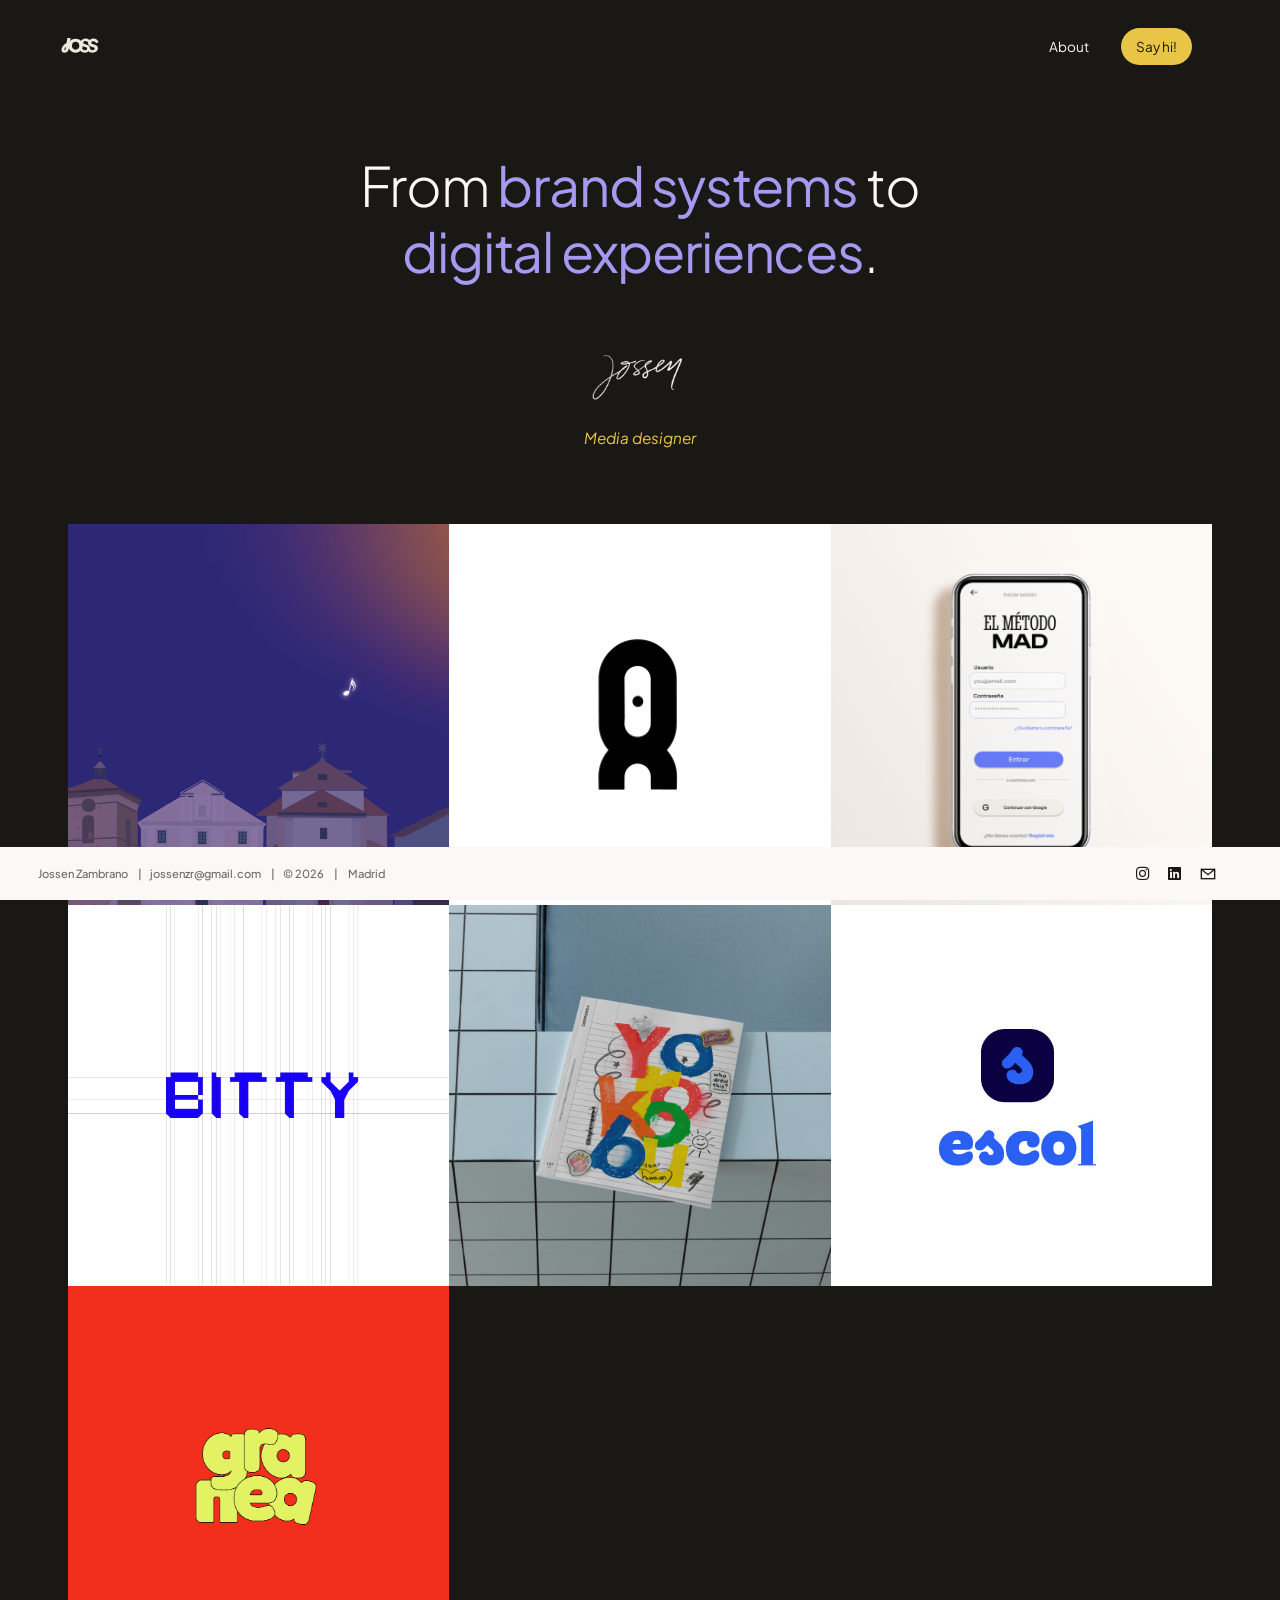
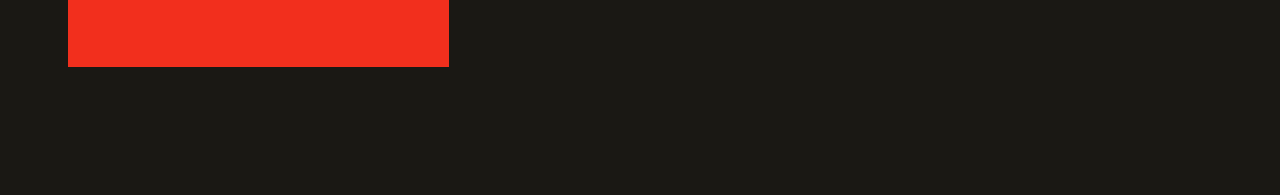
<file: index.html>
﻿<!doctype html>
<!--
	Phantom by HTML5 UP
	html5up.net | @ajlkn
	Free for personal and commercial use under the CCA 3.0 license (html5up.net/license)
-->
<html>
  <head>
    <!-- Google Tag Manager -->
    <script>
      (function (w, d, s, l, i) {
        w[l] = w[l] || [];
        w[l].push({ "gtm.start": new Date().getTime(), event: "gtm.js" });
        var f = d.getElementsByTagName(s)[0],
          j = d.createElement(s),
          dl = l != "dataLayer" ? "&l=" + l : "";
        j.async = true;
        j.src = "https://www.googletagmanager.com/gtm.js?id=" + i + dl;
        f.parentNode.insertBefore(j, f);
      })(window, document, "script", "dataLayer", "GTM-WMPVNZZB");
    </script>
    <!-- End Google Tag Manager -->
    <title>Joss Portfolio</title>
    <meta charset="utf-8" />
    <meta
      name="viewport"
      content="width=device-width, initial-scale=1, user-scalable=no"
    />
    <link
      rel="icon"
      type="image/png"
      href="images/favicon/favicon-96x96.png"
      sizes="96x96"
    />
    <link rel="icon" type="image/svg+xml" href="images/favicon/favicon.svg" />
    <link rel="shortcut icon" href="images/favicon/favicon.ico" />
    <link
      rel="apple-touch-icon"
      sizes="180x180"
      href="images/favicon/apple-touch-icon.png"
    />
    <meta name="apple-mobile-web-app-title" content="MyWebSite" />
    <meta name="theme-color" content="#1A1814" />
    <link rel="manifest" href="images/favicon/site.webmanifest" />
    <link rel="stylesheet" href="assets/css/main.css" />
    <noscript><link rel="stylesheet" href="assets/css/noscriptss" /></noscript>
  </head>
  <body class="is-preload home">
    <!-- Google Tag Manager (noscript) -->
    <noscript
      ><iframe
        src="https://www.googletagmanager.com/ns.html?id=GTM-WMPVNZZB"
        height="0"
        width="0"
        style="display: none; visibility: hidden"
      ></iframe
    ></noscript>
    <!-- End Google Tag Manager (noscript) -->
    <!-- Wrapper -->
    <div id="wrapper">
      <!-- Header -->
      <header id="header">
        <div class="inner">
          <!-- Logo -->
          <a href="index.html" class="logo" aria-label="JOSS"
            ><span class="logo-mark"></span
          ></a>

          <!-- Nav -->
          <nav>
            <ul>
              <li><a href="aboutme.html">About</a></li>
              <li><a href="sayhello.html" class="say-hello">Say hi!</a></li>
            </ul>
          </nav>
          <button class="hamburger" id="hamburger" aria-label="Menu">
            <span></span>
            <span></span>
            <span></span>
          </button>
          <a
            href="sayhello.html#sayhello-form"
            class="header-msg icon fa-envelope"
            aria-label="Say hi"
            ><span class="label">Say hi</span></a
          >
        </div>
      </header>

      <!-- Main -->
      <div id="main">
        <div class="inner">
          <section id="intro">
            <blockquote class="hero-quote">
              <p class="quote-text">
                From <em>brand systems</em> to <em>digital experiences</em>.
              </p>
              <footer class="quote-sign">
                <span class="quote-name"
                  ><img src="images/firma.png" alt="Jossen"
                /></span>
                <span class="quote-role">Media designer</span>
              </footer>
            </blockquote>
          </section>
          <section class="tiles">
            <article class="style1">
              <span class="image">
                <img src="images/proyecto1/teaser.png" alt="" />
              </span>
              <a href="proyecto1.html">
                <h2>Noches de Verano</h2>
                <div class="content">
                  <p>Festival identity</p>
                </div>
              </a>
            </article>
            <article class="style2">
              <span class="image">
                <img src="images/proyecto2/simbolo.jpg" alt="" />
              </span>
              <a href="proyecto2.html">
                <h2>Audiosistemas</h2>
                <div class="content">
                  <p>Brand identity</p>
                </div>
              </a>
            </article>
            <article class="style4">
              <span class="image">
                <img src="images/proyecto4/portada_metodomad.png" alt="" />
              </span>
              <a href="proyecto4.html">
                <h2>Método MAD</h2>
                <div class="content">
                  <p>UX/UI Case study</p>
                </div>
              </a>
            </article>
            <article class="style3">
              <span class="image">
                <img src="images/proyecto3/teaser-28.png" alt="" />
              </span>
              <a href="proyecto3.html">
                <h2>Bitty Typeface</h2>
                <div class="content">
                  <p>Pixel Font</p>
                </div>
              </a>
            </article>
            <article class="style7">
              <span class="image">
                <img src="images/proyecto5/yorokobu_tile.jpg" alt="" />
              </span>
              <a href="proyecto5.html">
                <h2>Yorokobu: La tapa trasera</h2>
                <div class="content">
                  <p>Editorial design</p>
                </div>
              </a>
            </article>
            <article class="style5">
              <span class="image">
                <img src="images/proyecto6/portada_escol.jpg" alt="" />
              </span>
              <a href="comingsoon.html">
                <h2>Escol App<span class="tile-lock">🔒</span></h2>
                <div class="content">
                  <p>UX Case study</p>
                </div>
              </a>
            </article>
            <article class="style6">
              <span class="image">
                <img src="images/proyecto7/portada_granea.jpg" alt="" />
              </span>
              <a href="comingsoon.html">
                <h2>Granea<span class="tile-lock">🔒</span></h2>
                <div class="content">
                  <p>Branding Strategy</p>
                </div>
              </a>
            </article>
          </section>
        </div>
      </div>

      <!-- Footer -->
      <footer id="footer">
        <div class="inner">
          <div class="footer-bottom">
            <ul class="copyright">
              <li>
                Jossen Zambrano<span class="footer-extra">
                  &nbsp;&nbsp;&nbsp;&nbsp;|&nbsp;&nbsp;&nbsp;&nbsp;jossenzr@gmail.com</span
                >
                &nbsp;&nbsp;&nbsp;&nbsp;|&nbsp;&nbsp;&nbsp;&nbsp;&copy;
                2026<span class="footer-extra">
                  &nbsp;&nbsp;&nbsp;&nbsp;|&nbsp;&nbsp;&nbsp;&nbsp; Madrid</span
                >
              </li>
            </ul>
            <section class="footer-social">
              <ul class="icons">
                <li>
                  <a
                    href="https://www.instagram.com/hellojossi"
                    target="_blank"
                    rel="noopener"
                    class="icon brands style2 fa-instagram"
                    ><span class="label">Instagram</span></a
                  >
                </li>
                <li>
                  <a
                    href="https://www.linkedin.com/in/jossenz"
                    target="_blank"
                    rel="noopener"
                    class="icon brands style2 fa-linkedin"
                    ><span class="label">LinkedIn</span></a
                  >
                </li>
                <li>
                  <a
                    href="mailto:jossenzr@gmail.com"
                    class="icon style2 fa-envelope"
                    aria-label="Say hi"
                    ><span class="label">Say hi</span></a
                  >
                </li>
              </ul>
            </section>
          </div>
        </div>
      </footer>
    </div>

    <!-- Scripts -->
    <script src="assets/js/jquery.min.js"></script>
    <script src="assets/js/browser.min.js"></script>
    <script src="assets/js/breakpoints.min.js"></script>
    <script src="assets/js/util.js"></script>
    <script src="assets/js/main.js"></script>
    <script src="assets/js/hamburger.js"></script>
  </body>
</html>
</file>
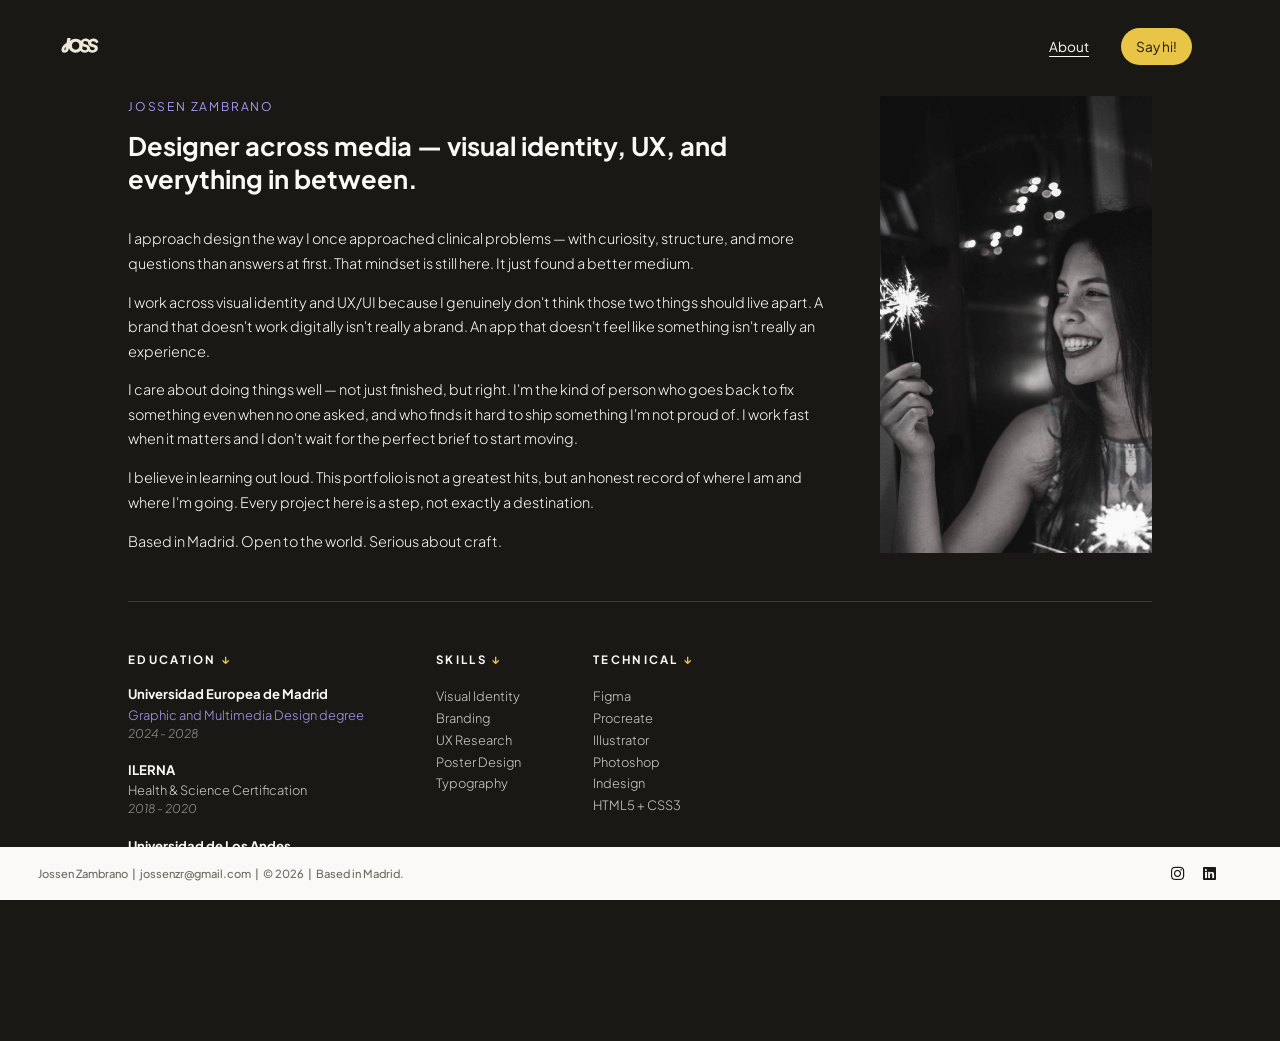
<file: aboutme.html>
﻿<!doctype html>

<html>
  <head>
    <title>About me</title>
    <meta charset="utf-8" />
    <meta
      name="viewport"
      content="width=device-width, initial-scale=1, user-scalable=no"
    />
    <link
      rel="icon"
      type="image/png"
      href="images/favicon/favicon-96x96.png"
      sizes="96x96"
    />
    <link rel="icon" type="image/svg+xml" href="images/favicon/favicon.svg" />
    <link rel="shortcut icon" href="images/favicon/favicon.ico" />
    <link
      rel="apple-touch-icon"
      sizes="180x180"
      href="images/favicon/apple-touch-icon.png"
    />
    <meta name="apple-mobile-web-app-title" content="MyWebSite" />
    <meta name="theme-color" content="#1A1814" />
    <link rel="manifest" href="images/favicon/site.webmanifest" />
    <link rel="stylesheet" href="assets/css/main.css" />
    <noscript><link rel="stylesheet" href="assets/css/noscriptss" /></noscript>
  </head>
  <body class="is-preload home about">
    <!-- Wrapper -->
    <div id="wrapper">
      <!-- Header -->
      <header id="header">
        <div class="inner">
          <!-- Logo -->
          <a href="index.html" class="logo" aria-label="JOSS"
            ><span class="logo-mark"></span
          ></a>

          <!-- Nav -->
          <nav>
            <ul>
              <li><a href="aboutme.html" class="active">About</a></li>

              <li><a href="sayhello.html" class="say-hello">Say hi!</a></li>
            </ul>
          </nav>
          <button class="hamburger" id="hamburger" aria-label="Menu">
            <span></span>
            <span></span>
            <span></span>
          </button>
          <a
            href="sayhello.html#sayhello-form"
            class="header-msg icon fa-envelope"
            aria-label="Say hi"
            ><span class="label">Say hi</span></a
          >
        </div>
      </header>

      <!-- Main -->
      <div id="main">
        <div class="inner">
          <section id="about">
            <div class="about-text">
              <span class="about-label">Jossen Zambrano</span>
              <h2 class="about-heading">
                Designer across media — visual identity, UX, and everything in
                between.
              </h2>
              <p>
                I approach design the way I once approached clinical problems —
                with curiosity, structure, and more questions than answers at
                first. That mindset is still here. It just found a better
                medium.
              </p>
              <p>
                I work across visual identity and UX/UI because I genuinely
                don't think those two things should live apart. A brand that
                doesn't work digitally isn't really a brand. An app that doesn't
                feel like something isn't really an experience.
              </p>

              <p>
                I care about doing things well — not just finished, but right.
                I'm the kind of person who goes back to fix something even when
                no one asked, and who finds it hard to ship something I'm not
                proud of. I work fast when it matters and I don't wait for the
                perfect brief to start moving.
              </p>
              <p>
                I believe in learning out loud. This portfolio is not a greatest
                hits, but an honest record of where I am and where I'm going.
                Every project here is a step, not exactly a destination.
              </p>
              <p>Based in Madrid. Open to the world. Serious about craft.</p>
            </div>
            <div class="about-photo">
              <img src="images/about_me_image.jpeg" alt="Jossen Zambrano" />
            </div>
          </section>

          <section class="resume">
            <div class="resume-col">
              <h3 class="resume-title">Education</h3>
              <div class="resume-item">
                <p class="resume-item-title">Universidad Europea de Madrid</p>
                <p class="resume-item-sub">
                  <span class="resume-hl"
                    >Graphic and Multimedia Design degree</span
                  >
                </p>
                <p class="resume-item-date">2024 - 2028</p>
              </div>

              <div class="resume-item">
                <p class="resume-item-title">ILERNA</p>
                <p class="resume-item-sub">Health & Science Certification</p>
                <p class="resume-item-date">2018 - 2020</p>
              </div>

              <div class="resume-item">
                <p class="resume-item-title">Universidad de Los Andes</p>
                <p class="resume-item-sub">Biomedical studies</p>
                <p class="resume-item-date">2013 - 2016</p>
              </div>
            </div>

            <div class="resume-col">
              <h3 class="resume-title">Skills</h3>
              <ul class="resume-list">
                <li>Visual Identity</li>
                <li>Branding</li>
                <li>UX Research</li>
                <li>Poster Design</li>
                <li>Typography</li>
              </ul>
            </div>

            <div class="resume-col">
              <h3 class="resume-title">Technical</h3>
              <ul class="resume-list">
                <li>Figma</li>
                <li>Procreate</li>
                <li>Illustrator</li>
                <li>Photoshop</li>
                <li>Indesign</li>
                <li>HTML5 + CSS3</li>
              </ul>
            </div>
          </section>
        </div>
      </div>

      <!-- Footer -->
      <footer id="footer">
        <div class="inner">
          <div class="footer-bottom">
            <ul class="copyright">
              <li>
                Jossen Zambrano<span class="footer-extra">
                  &nbsp;|&nbsp; jossenzr@gmail.com</span
                >
                &nbsp;|&nbsp; &copy; 2026<span class="footer-extra">
                  &nbsp;|&nbsp; Based in Madrid.</span
                >
              </li>
            </ul>
            <section class="footer-social">
              <ul class="icons">
                <li>
                  <a
                    href="https://www.instagram.com/hellojossi"
                    target="_blank"
                    rel="noopener"
                    class="icon brands style2 fa-instagram"
                    ><span class="label">Instagram</span></a
                  >
                </li>
                <li>
                  <a
                    href="https://www.linkedin.com/in/jossenz"
                    target="_blank"
                    rel="noopener"
                    class="icon brands style2 fa-linkedin"
                    ><span class="label">LinkedIn</span></a
                  >
                </li>
              </ul>
            </section>
          </div>
        </div>
      </footer>
    </div>

    <!-- Scripts -->
    <script src="assets/js/jquery.min.js"></script>
    <script src="assets/js/browser.min.js"></script>
    <script src="assets/js/breakpoints.min.js"></script>
    <script src="assets/js/util.js"></script>
    <script src="assets/js/main.js"></script>
    <script src="assets/js/hamburger.js"></script>
  </body>
</html>
</file>
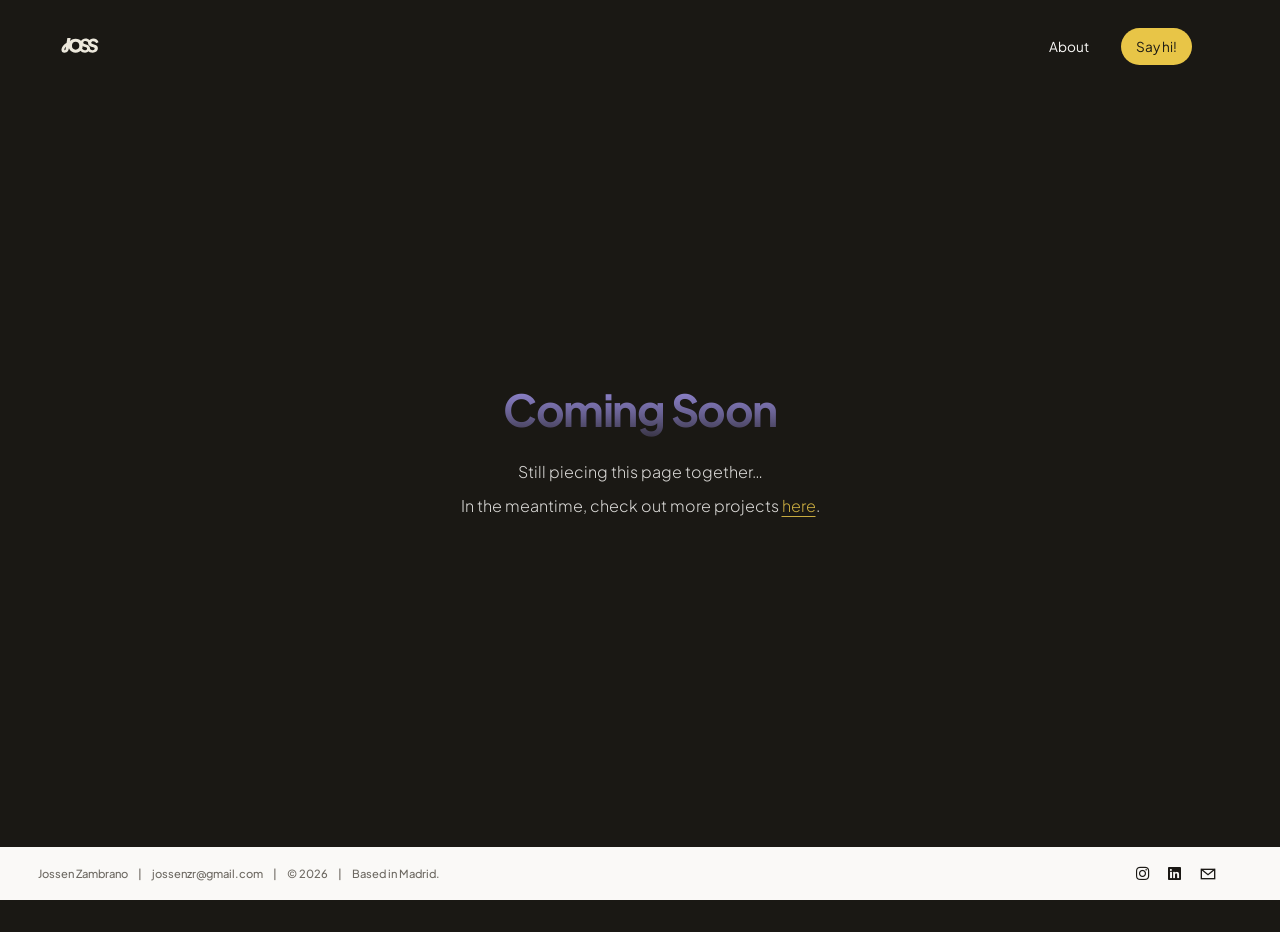
<file: comingsoon.html>
<!doctype html>
<!--
	Phantom by HTML5 UP
	html5up.net | @ajlkn
	Free for personal and commercial use under the CCA 3.0 license (html5up.net/license)
-->
<html>
  <head>
    <!-- Google Tag Manager -->
    <script>(function(w,d,s,l,i){w[l]=w[l]||[];w[l].push({'gtm.start':
    new Date().getTime(),event:'gtm.js'});var f=d.getElementsByTagName(s)[0],
    j=d.createElement(s),dl=l!='dataLayer'?'&l='+l:'';j.async=true;j.src=
    'https://www.googletagmanager.com/gtm.js?id='+i+dl;f.parentNode.insertBefore(j,f);
    })(window,document,'script','dataLayer','GTM-WMPVNZZB');</script>
    <!-- End Google Tag Manager -->
    <title>Coming Soon — Joss Portfolio</title>
    <meta charset="utf-8" />
    <meta
      name="viewport"
      content="width=device-width, initial-scale=1, user-scalable=no"
    />
    <link
      rel="icon"
      type="image/png"
      href="images/favicon/favicon-96x96.png"
      sizes="96x96"
    />
    <link rel="icon" type="image/svg+xml" href="images/favicon/favicon.svg" />
    <link rel="shortcut icon" href="images/favicon/favicon.ico" />
    <link
      rel="apple-touch-icon"
      sizes="180x180"
      href="images/favicon/apple-touch-icon.png"
    />
    <meta name="apple-mobile-web-app-title" content="MyWebSite" />
    <meta name="theme-color" content="#1A1814" />
    <link rel="manifest" href="images/favicon/site.webmanifest" />
    <link rel="stylesheet" href="assets/css/main.css" />
    <noscript><link rel="stylesheet" href="assets/css/noscriptss" /></noscript>
  </head>
  <body class="is-preload home">
    <!-- Google Tag Manager (noscript) -->
    <noscript><iframe src="https://www.googletagmanager.com/ns.html?id=GTM-WMPVNZZB"
    height="0" width="0" style="display:none;visibility:hidden"></iframe></noscript>
    <!-- End Google Tag Manager (noscript) -->
    <!-- Wrapper -->
    <div id="wrapper">
      <!-- Header -->
      <header id="header">
        <div class="inner">
          <!-- Logo -->
          <a href="index.html" class="logo" aria-label="JOSS"
            ><span class="logo-mark"></span
          ></a>

          <!-- Nav -->
          <nav>
            <ul>
              <li><a href="aboutme.html">About</a></li>
              <li><a href="sayhello.html" class="say-hello">Say hi!</a></li>
            </ul>
          </nav>
          <button class="hamburger" id="hamburger" aria-label="Menu">
            <span></span>
            <span></span>
            <span></span>
          </button>
          <a
            href="sayhello.html#sayhello-form"
            class="header-msg icon fa-envelope"
            aria-label="Say hi"
            ><span class="label">Say hi</span></a
          >
        </div>
      </header>

      <!-- Main -->
      <div id="main">
        <div class="inner">
          <div class="coming-soon">
            <h1>Coming Soon</h1>
            <p>Still piecing this page together…</p>
            <p>
              In the meantime, check out more projects
              <a href="index.html">here</a>.
            </p>
          </div>
        </div>
      </div>

      <!-- Footer -->
      <footer id="footer">
        <div class="inner">
          <div class="footer-bottom">
            <ul class="copyright">
              <li>
                Jossen Zambrano<span class="footer-extra">
                  &nbsp;&nbsp;&nbsp;&nbsp;|&nbsp;&nbsp;&nbsp;&nbsp;
                  jossenzr@gmail.com</span
                >
                &nbsp;&nbsp;&nbsp;&nbsp;|&nbsp;&nbsp;&nbsp;&nbsp; &copy;
                2026<span class="footer-extra">
                  &nbsp;&nbsp;&nbsp;&nbsp;|&nbsp;&nbsp;&nbsp;&nbsp; Based in
                  Madrid.</span
                >
              </li>
            </ul>
            <section class="footer-social">
              <ul class="icons">
                <li>
                  <a
                    href="https://www.instagram.com/hellojossi"
                    target="_blank"
                    rel="noopener"
                    class="icon brands style2 fa-instagram"
                    ><span class="label">Instagram</span></a
                  >
                </li>
                <li>
                  <a
                    href="https://www.linkedin.com/in/jossenz"
                    target="_blank"
                    rel="noopener"
                    class="icon brands style2 fa-linkedin"
                    ><span class="label">LinkedIn</span></a
                  >
                </li>
                <li>
                  <a
                    href="mailto:jossenzr@gmail.com"
                    class="icon style2 fa-envelope"
                    aria-label="Say hi"
                    ><span class="label">Say hi</span></a
                  >
                </li>
              </ul>
            </section>
          </div>
        </div>
      </footer>
    </div>

    <!-- Scripts -->
    <script src="assets/js/jquery.min.js"></script>
    <script src="assets/js/browser.min.js"></script>
    <script src="assets/js/breakpoints.min.js"></script>
    <script src="assets/js/util.js"></script>
    <script src="assets/js/main.js"></script>
    <script src="assets/js/hamburger.js"></script>
  </body>
</html>
</file>
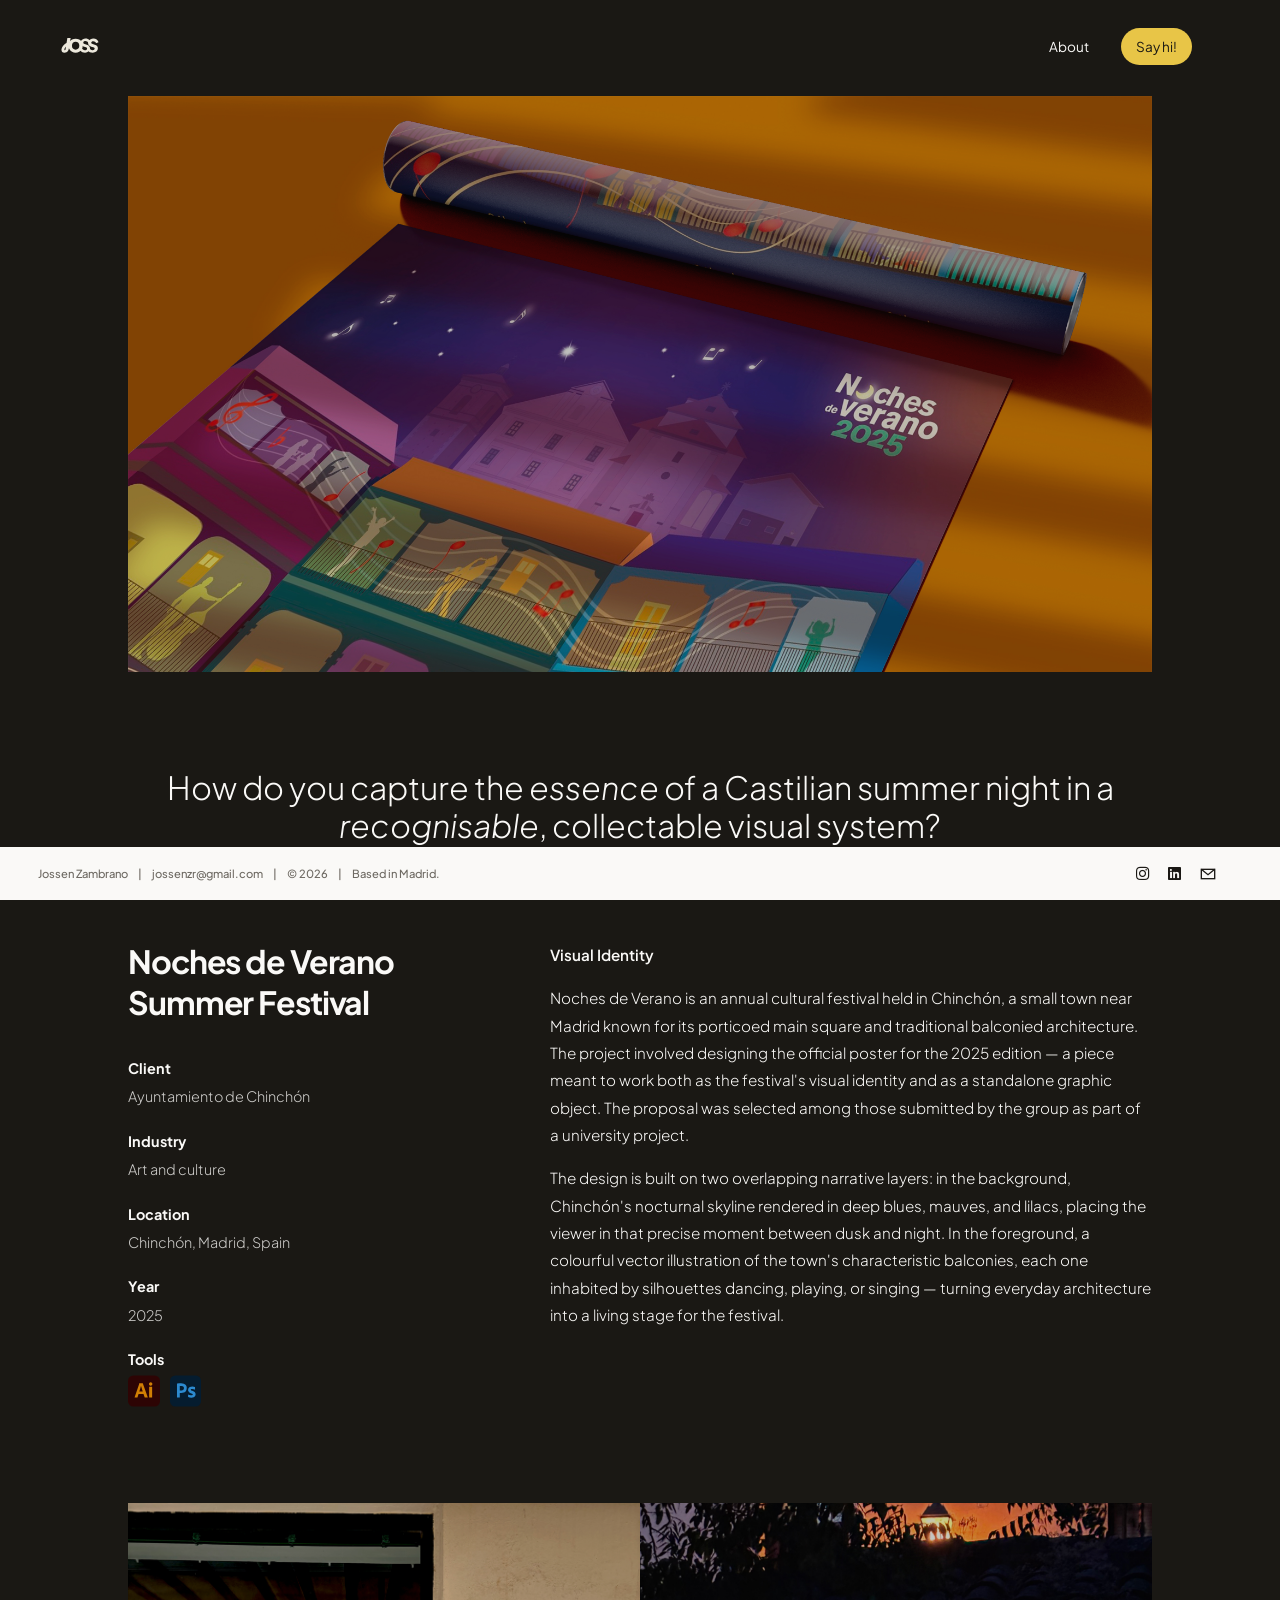
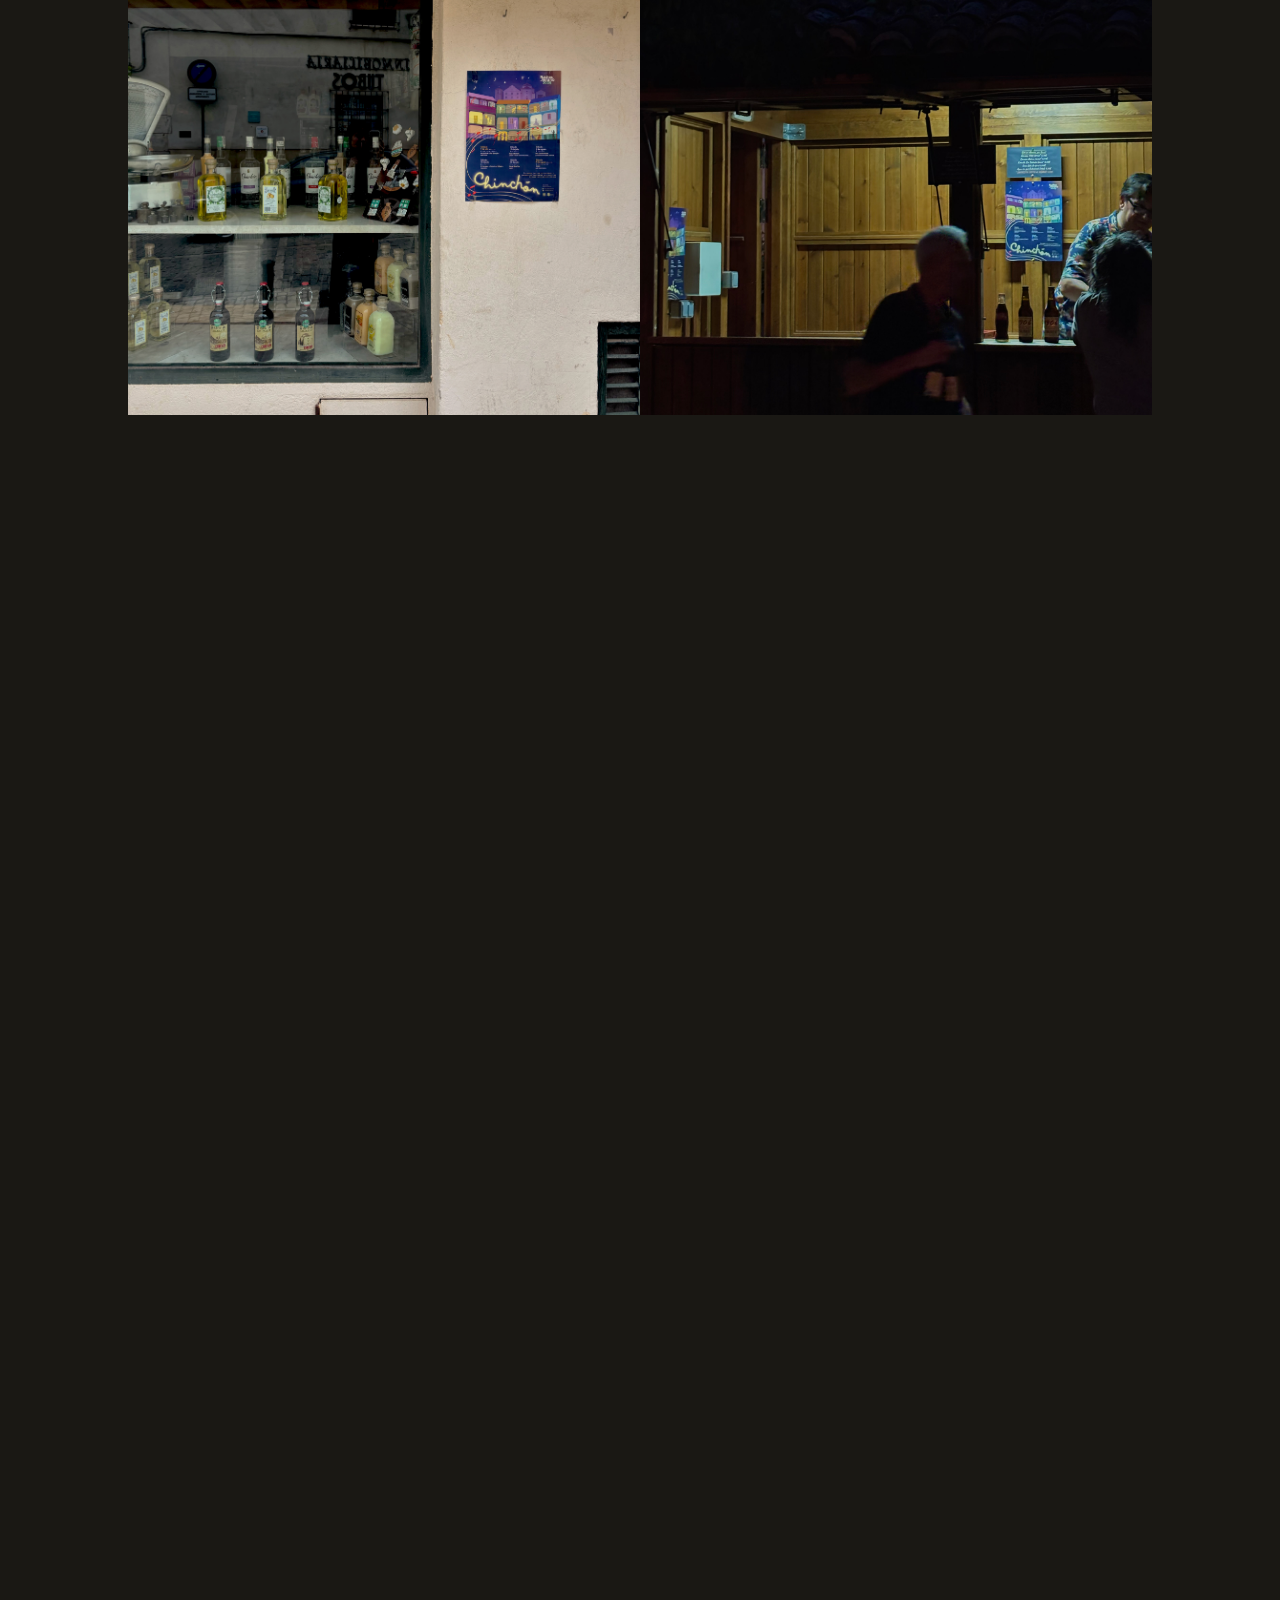
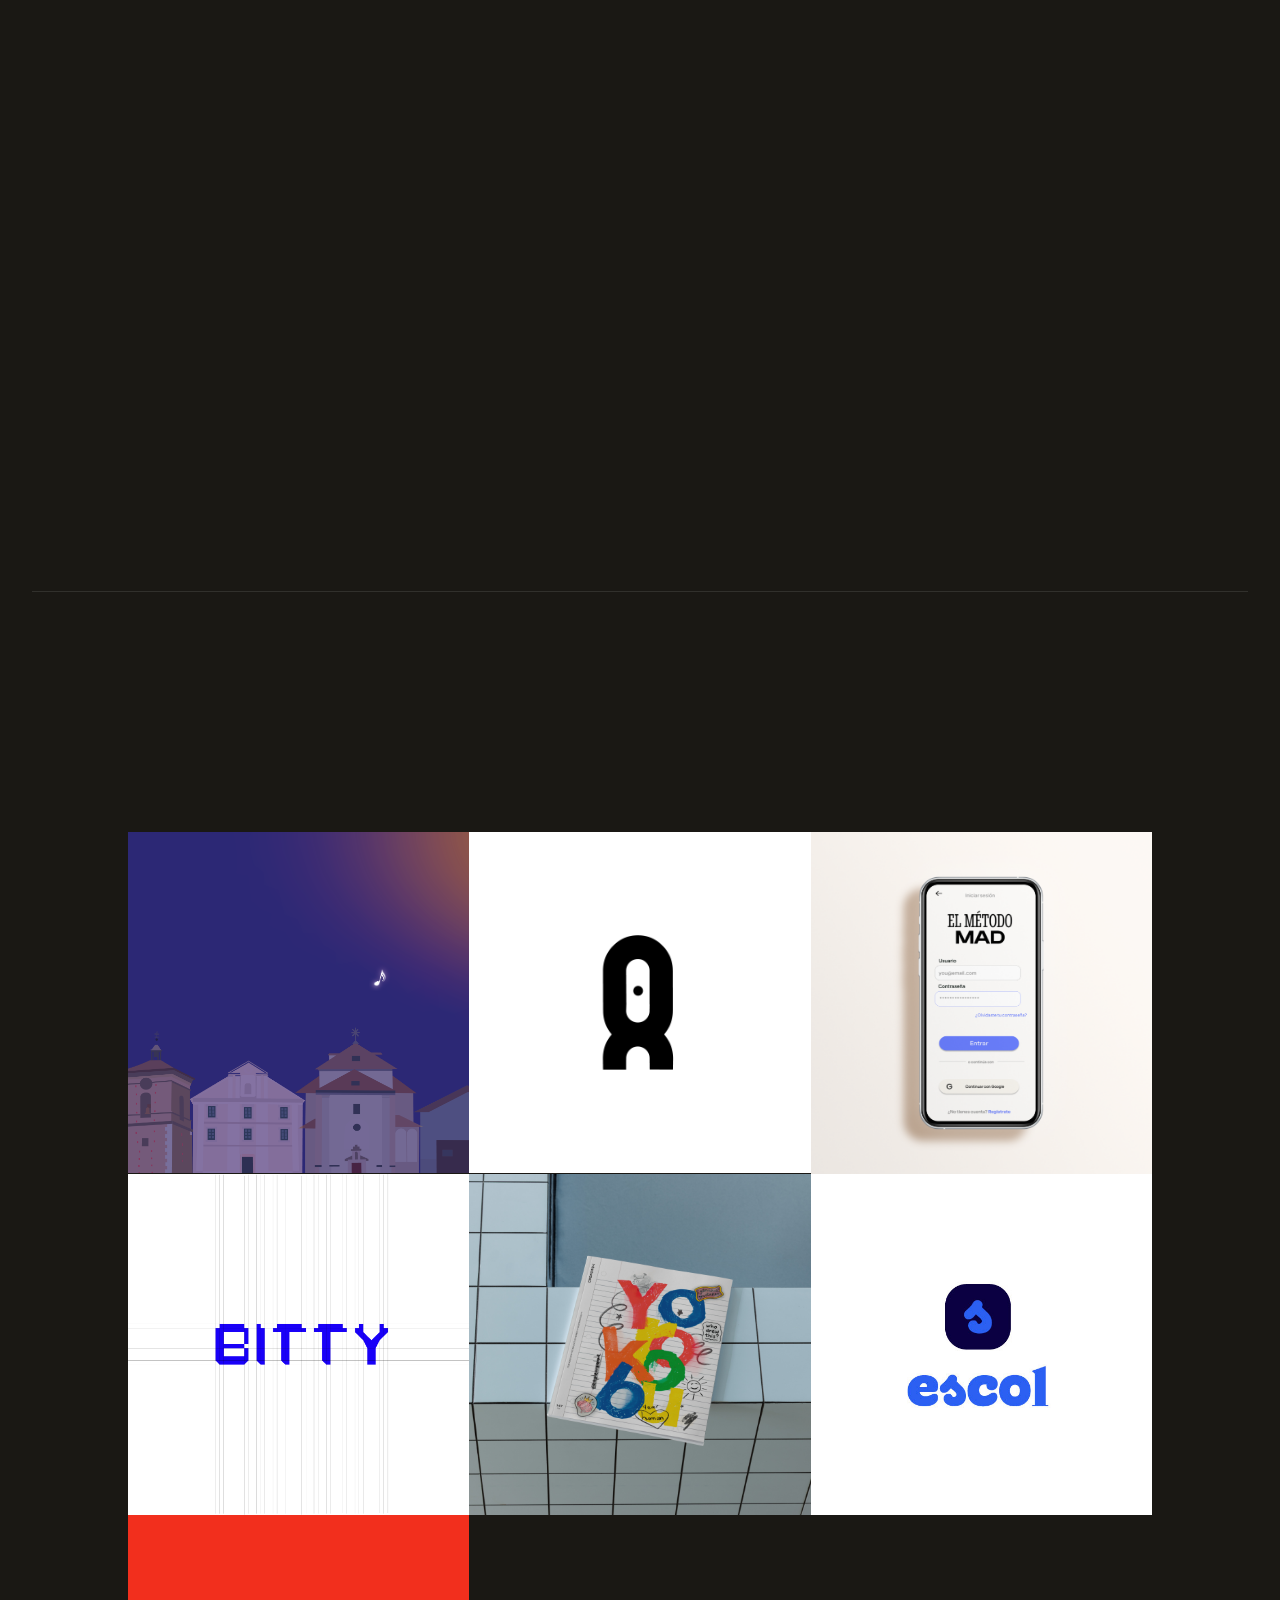
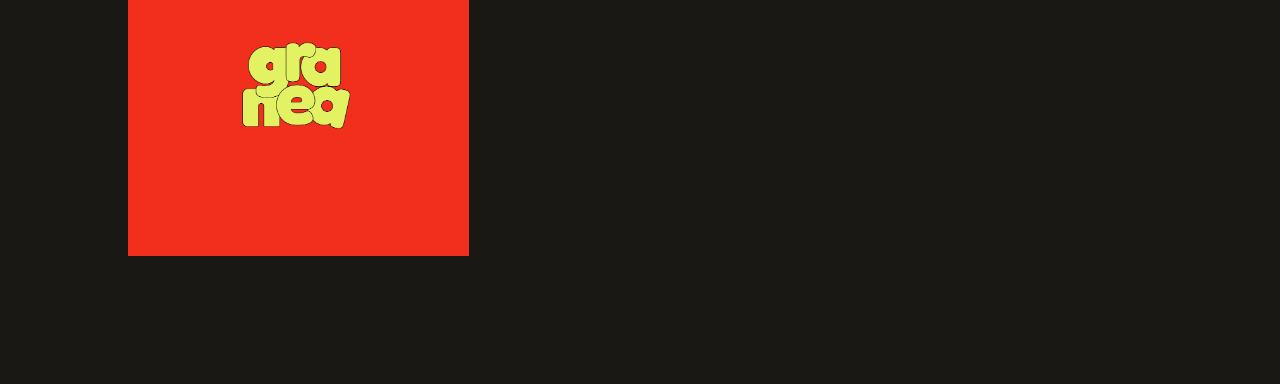
<file: proyecto1.html>
﻿<!doctype html>
<!--
	Phantom by HTML5 UP
	html5up.net | @ajlkn
	Free for personal and commercial use under the CCA 3.0 license (html5up.net/license)
-->
<html>
  <head>
    <!-- Google Tag Manager -->
    <script>
      (function (w, d, s, l, i) {
        w[l] = w[l] || [];
        w[l].push({ "gtm.start": new Date().getTime(), event: "gtm.js" });
        var f = d.getElementsByTagName(s)[0],
          j = d.createElement(s),
          dl = l != "dataLayer" ? "&l=" + l : "";
        j.async = true;
        j.src = "https://www.googletagmanager.com/gtm.js?id=" + i + dl;
        f.parentNode.insertBefore(j, f);
      })(window, document, "script", "dataLayer", "GTM-WMPVNZZB");
    </script>
    <!-- End Google Tag Manager -->
    <title>Portfolio</title>
    <meta charset="utf-8" />
    <meta
      name="viewport"
      content="width=device-width, initial-scale=1, user-scalable=no"
    />
    <link
      rel="icon"
      type="image/png"
      href="images/favicon/favicon-96x96.png"
      sizes="96x96"
    />
    <link rel="icon" type="image/svg+xml" href="images/favicon/favicon.svg" />
    <link rel="shortcut icon" href="images/favicon/favicon.ico" />
    <link
      rel="apple-touch-icon"
      sizes="180x180"
      href="images/favicon/apple-touch-icon.png"
    />
    <meta name="apple-mobile-web-app-title" content="MyWebSite" />
    <meta name="theme-color" content="#1A1814" />
    <link rel="manifest" href="images/favicon/site.webmanifest" />
    <link rel="stylesheet" href="assets/css/main.css" />
    <noscript><link rel="stylesheet" href="assets/css/noscriptss" /></noscript>
  </head>
  <body class="is-preload home">
    <!-- Google Tag Manager (noscript) -->
    <noscript
      ><iframe
        src="https://www.googletagmanager.com/ns.html?id=GTM-WMPVNZZB"
        height="0"
        width="0"
        style="display: none; visibility: hidden"
      ></iframe
    ></noscript>
    <!-- End Google Tag Manager (noscript) -->
    <!-- Wrapper -->
    <div id="wrapper">
      <!-- Header -->
      <header id="header">
        <div class="inner">
          <!-- Logo -->
          <a href="index.html" class="logo" aria-label="JOSS"
            ><span class="logo-mark"></span
          ></a>

          <!-- Nav -->
          <nav>
            <ul>
              <li><a href="aboutme.html">About</a></li>
              <li><a href="sayhello.html" class="say-hello">Say hi!</a></li>
            </ul>
          </nav>
          <button class="hamburger" id="hamburger" aria-label="Menu">
            <span></span>
            <span></span>
            <span></span>
          </button>
          <a
            href="sayhello.html#sayhello-form"
            class="header-msg icon fa-envelope"
            aria-label="Say hi"
            ><span class="label">Say hi</span></a
          >
        </div>
      </header>

      <!-- Main -->
      <div id="main">
        <div class="inner">
          <!-- Cover image with text -->
          <div class="project-cover">
            <img src="./images/proyecto1/Mockup2.jpg" alt="Proyecto 1" />
          </div>

          <!-- Project tagline -->
          <div class="project-tagline">
            <p>
              How do you capture the <em>essence</em> of a Castilian summer
              night in a <em>recognisable</em>, collectable visual system?
            </p>
          </div>

          <!-- Description -->
          <div class="project-description">
            <div class="project-description-meta">
              <h1>Noches de Verano Summer Festival</h1>
              <dl>
                <dt>Client</dt>
                <dd>Ayuntamiento de Chinchón</dd>

                <dt>Industry</dt>
                <dd>Art and culture</dd>

                <dt>Location</dt>
                <dd>Chinchón, Madrid, Spain</dd>

                <dt>Year</dt>
                <dd>2025</dd>

                <dt>Tools</dt>
                <dd class="tools-icons">
                  <img
                    src="images/icons/illustrator.svg"
                    alt="Adobe Illustrator"
                    class="tool-icon"
                  />
                  <img
                    src="images/icons/photoshop.svg"
                    alt="Adobe Photoshop"
                    class="tool-icon"
                  />
                </dd>
              </dl>
            </div>
            <div class="project-description-body">
              <p class="project-description-tagline">Visual Identity</p>
              <p>
                Noches de Verano is an annual cultural festival held in
                Chinchón, a small town near Madrid known for its porticoed main
                square and traditional balconied architecture. The project
                involved designing the official poster for the 2025 edition — a
                piece meant to work both as the festival's visual identity and
                as a standalone graphic object. The proposal was selected among
                those submitted by the group as part of a university project.
              </p>
              <p>
                The design is built on two overlapping narrative layers: in the
                background, Chinchón's nocturnal skyline rendered in deep blues,
                mauves, and lilacs, placing the viewer in that precise moment
                between dusk and night. In the foreground, a colourful vector
                illustration of the town's characteristic balconies, each one
                inhabited by silhouettes dancing, playing, or singing — turning
                everyday architecture into a living stage for the festival.
              </p>
            </div>
          </div>

          <!-- Image gallery -->
          <div class="project-section">
            <div class="image-grid">
              <img src="./images/proyecto1/cartel_chinchon.jpg" alt="" />

              <img src="images/proyecto1/IMG_4025.jpeg" alt="" />
            </div>
            <div class="image-grid">
              <img src="images/proyecto1/Mockup_Cartel.jpg" alt="" />
            </div>
            <div class="image-grid">
              <img src="images/proyecto1/Abanicos.png" alt="" />
              <img src="images/proyecto1/Pines.png" alt="" />
            </div>
          </div>

          <!-- More projects -->
          <section class="more-projects">
            <div class="tiles">
              <article class="style1">
                <span class="image">
                  <img src="images/proyecto1/teaser.png" alt="" />
                </span>
                <a href="proyecto1.html">
                  <h2>Noches de Verano</h2>
                  <div class="content">
                    <p>Festival identity</p>
                  </div>
                </a>
              </article>
              <article class="style2">
                <span class="image">
                  <img src="images/proyecto2/simbolo.jpg" alt="" />
                </span>
                <a href="proyecto2.html">
                  <h2>Audiosistemas</h2>
                  <div class="content">
                    <p>Brand identity</p>
                  </div>
                </a>
              </article>
              <article class="style4">
                <span class="image">
                  <img src="images/proyecto4/portada_metodomad.png" alt="" />
                </span>
                <a href="proyecto4.html">
                  <h2>Método MAD</h2>
                  <div class="content">
                    <p>UX/UI Case study</p>
                  </div>
                </a>
              </article>
              <article class="style3">
                <span class="image">
                  <img src="images/proyecto3/teaser-28.png" alt="" />
                </span>
                <a href="proyecto3.html">
                  <h2>Bitty Typeface</h2>
                  <div class="content">
                    <p>Pixel Font</p>
                  </div>
                </a>
              </article>
              <article class="style7">
                <span class="image">
                  <img src="images/proyecto5/yorokobu_tile.jpg" alt="" />
                </span>
                <a href="proyecto5.html">
                  <h2>Yorokobu: La tapa trasera</h2>
                  <div class="content">
                    <p>Editorial design</p>
                  </div>
                </a>
              </article>
              <article class="style5">
                <span class="image">
                  <img src="images/proyecto6/portada_escol.jpg" alt="" />
                </span>
                <a href="comingsoon.html">
                  <h2>Escol App<span class="tile-lock">🔒</span></h2>
                  <div class="content">
                    <p>UX Case study</p>
                  </div>
                </a>
              </article>
              <article class="style6">
                <span class="image">
                  <img src="images/proyecto7/portada_granea.jpg" alt="" />
                </span>
                <a href="comingsoon.html">
                  <h2>Granea<span class="tile-lock">🔒</span></h2>
                  <div class="content">
                    <p>Branding Strategy</p>
                  </div>
                </a>
              </article>
            </div>
            <div class="more-projects-cta">
              <a href="index.html" class="button primary submit-cta"
                >See all projects</a
              >
            </div>
          </section>
        </div>
      </div>

      <!-- Footer -->
      <footer id="footer">
        <div class="inner">
          <div class="footer-bottom">
            <ul class="copyright">
              <li>
                Jossen Zambrano<span class="footer-extra">
                  &nbsp;&nbsp;&nbsp;&nbsp;|&nbsp;&nbsp;&nbsp;&nbsp;
                  jossenzr@gmail.com</span
                >
                &nbsp;&nbsp;&nbsp;&nbsp;|&nbsp;&nbsp;&nbsp;&nbsp; &copy;
                2026<span class="footer-extra">
                  &nbsp;&nbsp;&nbsp;&nbsp;|&nbsp;&nbsp;&nbsp;&nbsp; Based in
                  Madrid.</span
                >
              </li>
            </ul>
            <section class="footer-social">
              <ul class="icons">
                <li>
                  <a
                    href="https://www.instagram.com/hellojossi"
                    target="_blank"
                    rel="noopener"
                    class="icon brands style2 fa-instagram"
                    ><span class="label">Instagram</span></a
                  >
                </li>
                <li>
                  <a
                    href="https://www.linkedin.com/in/jossenz"
                    target="_blank"
                    rel="noopener"
                    class="icon brands style2 fa-linkedin"
                    ><span class="label">LinkedIn</span></a
                  >
                </li>
                <li>
                  <a
                    href="mailto:jossenzr@gmail.com"
                    class="icon style2 fa-envelope"
                    aria-label="Say hi"
                    ><span class="label">Say hi</span></a
                  >
                </li>
              </ul>
            </section>
          </div>
        </div>
      </footer>
    </div>

    <!-- Scripts -->
    <script src="assets/js/jquery.min.js"></script>
    <script src="assets/js/browser.min.js"></script>
    <script src="assets/js/breakpoints.min.js"></script>
    <script src="assets/js/util.js"></script>
    <script src="assets/js/main.js"></script>
    <script src="assets/js/hamburger.js"></script>
  </body>
</html>
</file>
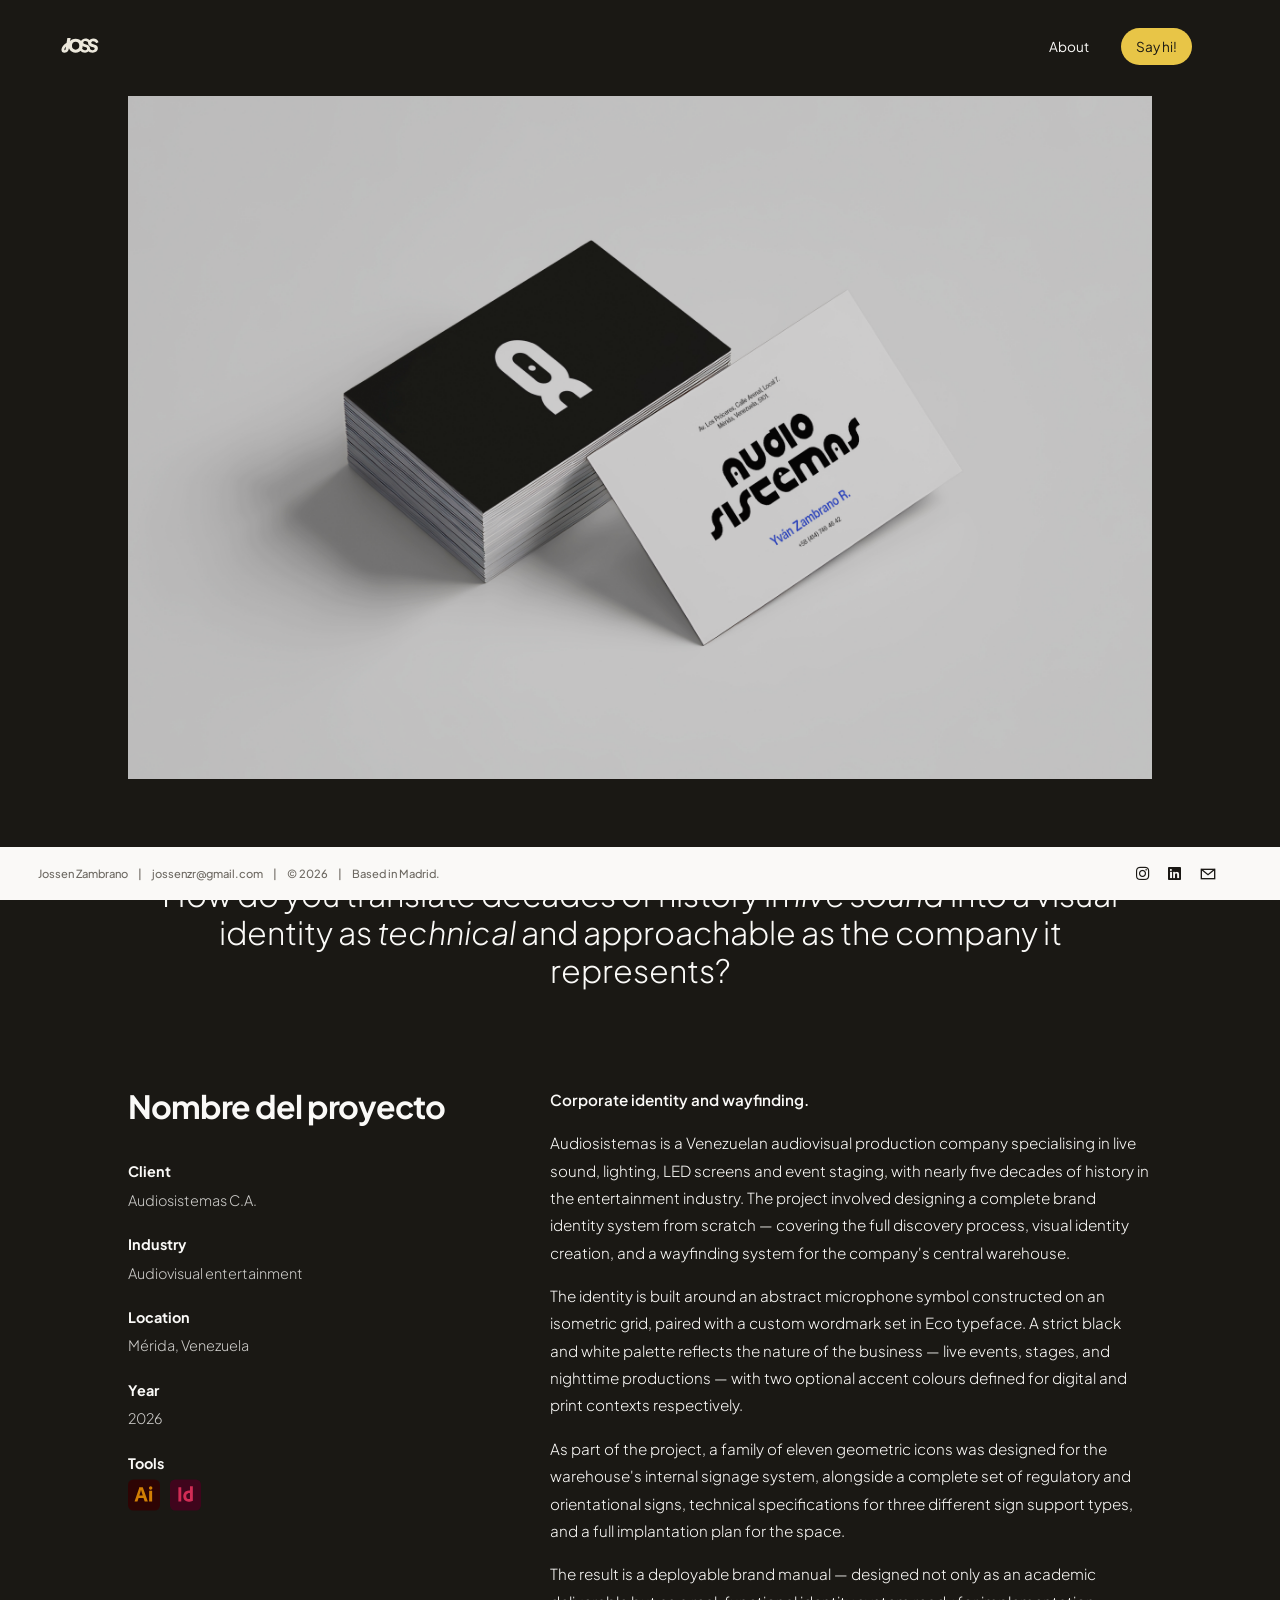
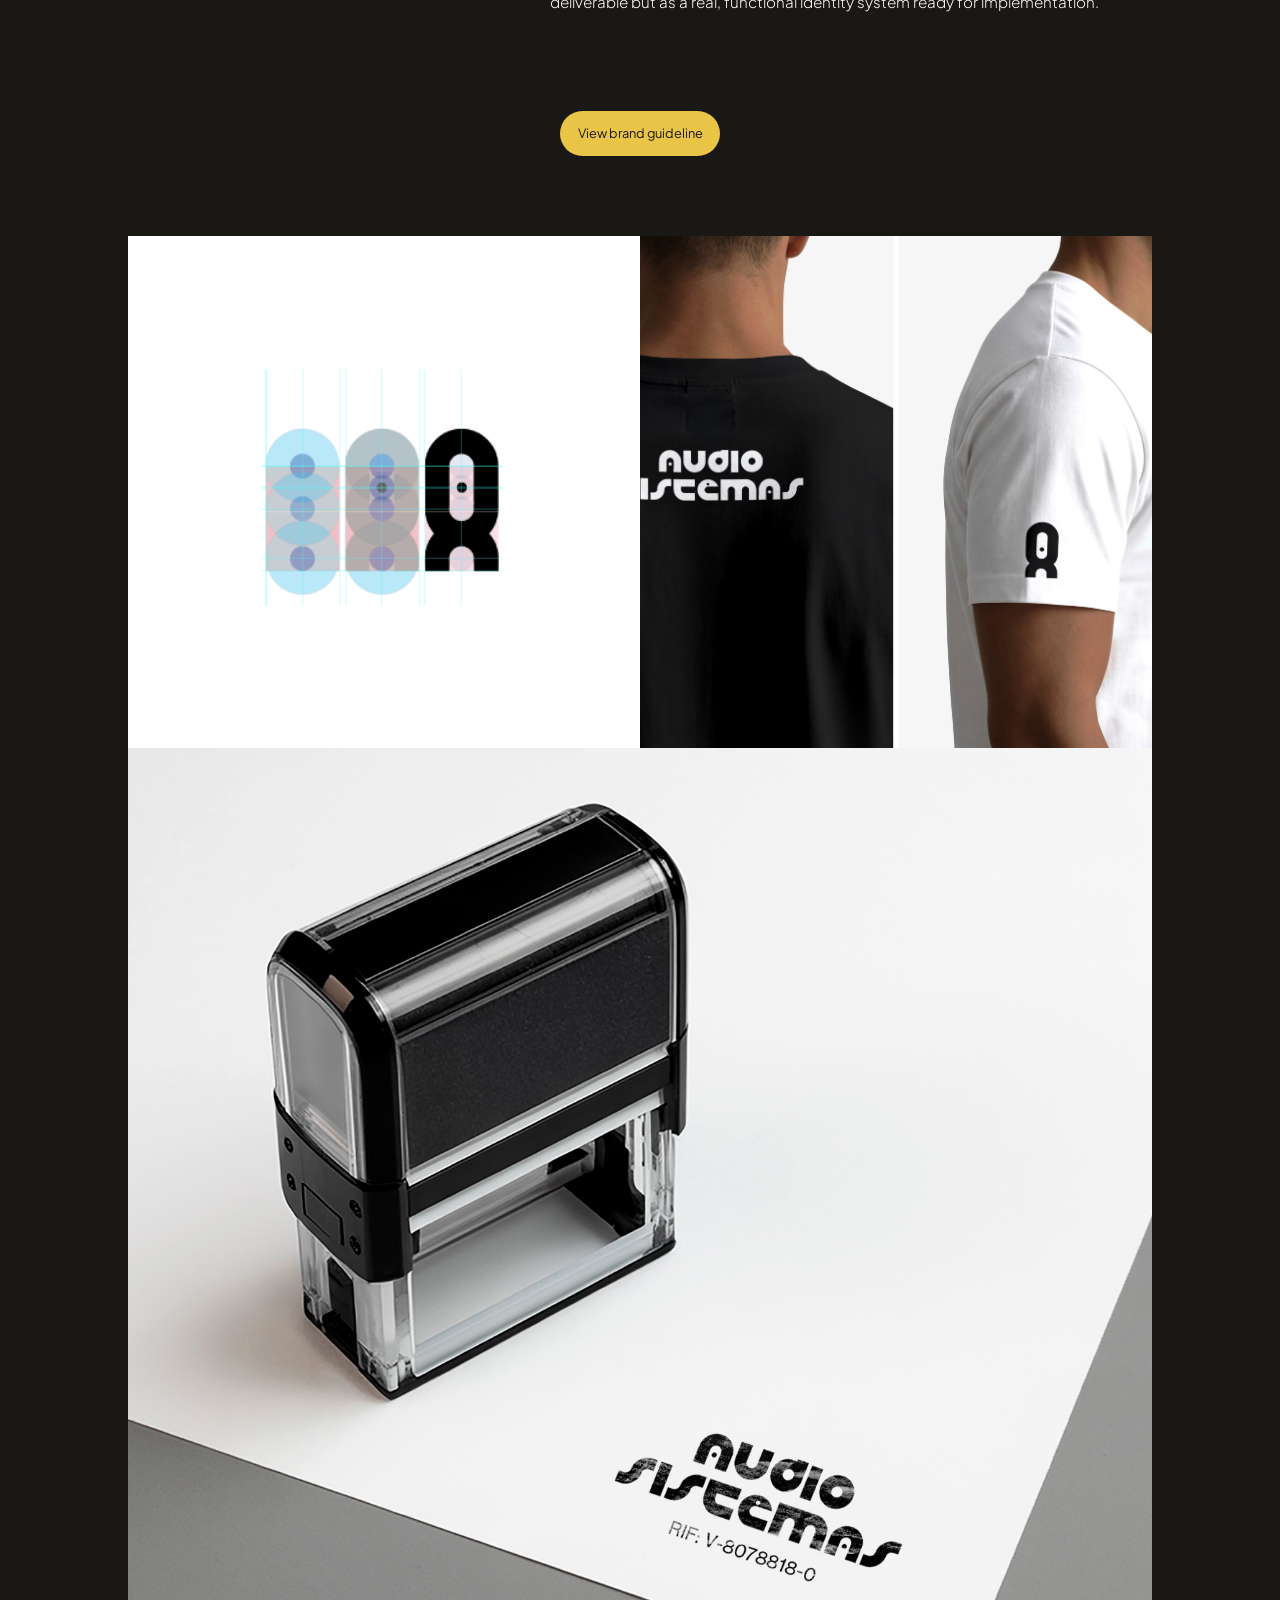
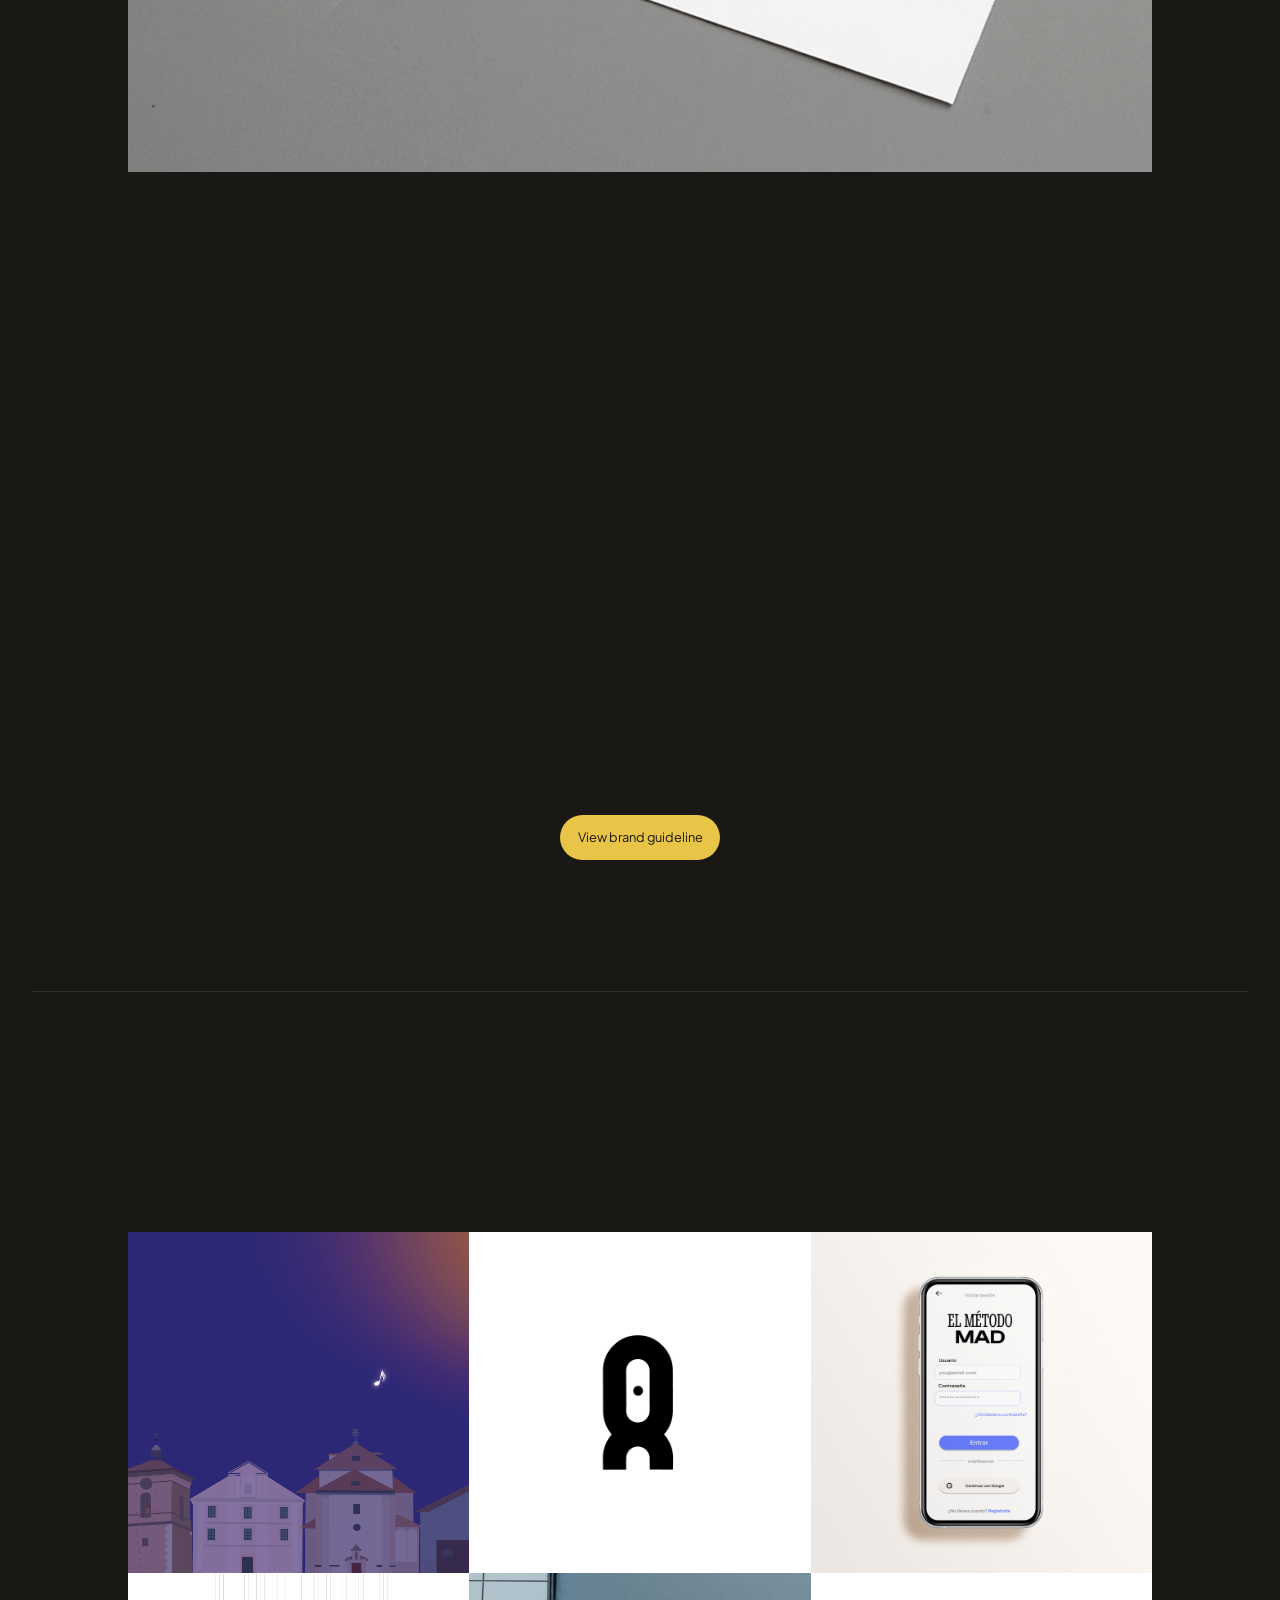
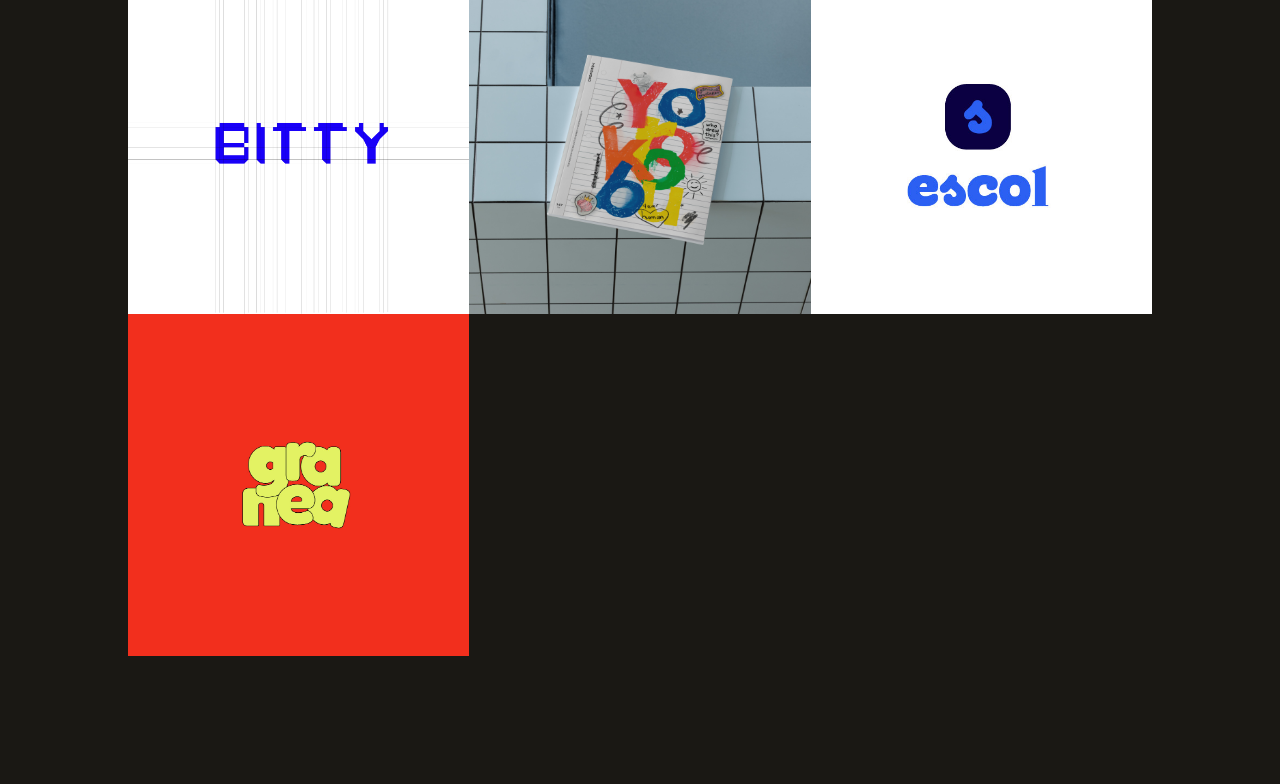
<file: proyecto2.html>
﻿<!doctype html>
<!--
	Phantom by HTML5 UP
	html5up.net | @ajlkn
	Free for personal and commercial use under the CCA 3.0 license (html5up.net/license)
-->
<html>
  <head>
    <!-- Google Tag Manager -->
    <script>
      (function (w, d, s, l, i) {
        w[l] = w[l] || [];
        w[l].push({ "gtm.start": new Date().getTime(), event: "gtm.js" });
        var f = d.getElementsByTagName(s)[0],
          j = d.createElement(s),
          dl = l != "dataLayer" ? "&l=" + l : "";
        j.async = true;
        j.src = "https://www.googletagmanager.com/gtm.js?id=" + i + dl;
        f.parentNode.insertBefore(j, f);
      })(window, document, "script", "dataLayer", "GTM-WMPVNZZB");
    </script>
    <!-- End Google Tag Manager -->
    <title>Portfolio</title>
    <meta charset="utf-8" />
    <meta
      name="viewport"
      content="width=device-width, initial-scale=1, user-scalable=no"
    />
    <link
      rel="icon"
      type="image/png"
      href="images/favicon/favicon-96x96.png"
      sizes="96x96"
    />
    <link rel="icon" type="image/svg+xml" href="images/favicon/favicon.svg" />
    <link rel="shortcut icon" href="images/favicon/favicon.ico" />
    <link
      rel="apple-touch-icon"
      sizes="180x180"
      href="images/favicon/apple-touch-icon.png"
    />
    <meta name="apple-mobile-web-app-title" content="MyWebSite" />
    <meta name="theme-color" content="#1A1814" />
    <link rel="manifest" href="images/favicon/site.webmanifest" />
    <link rel="stylesheet" href="assets/css/main.css" />
    <noscript><link rel="stylesheet" href="assets/css/noscriptss" /></noscript>
  </head>
  <body class="is-preload home p2">
    <!-- Google Tag Manager (noscript) -->
    <noscript
      ><iframe
        src="https://www.googletagmanager.com/ns.html?id=GTM-WMPVNZZB"
        height="0"
        width="0"
        style="display: none; visibility: hidden"
      ></iframe
    ></noscript>
    <!-- End Google Tag Manager (noscript) -->
    <!-- Wrapper -->
    <div id="wrapper">
      <!-- Header -->
      <header id="header">
        <div class="inner">
          <!-- Logo -->
          <a href="index.html" class="logo" aria-label="JOSS"
            ><span class="logo-mark"></span
          ></a>

          <!-- Nav -->
          <nav>
            <ul>
              <li><a href="aboutme.html">About</a></li>
              <li><a href="sayhello.html" class="say-hello">Say hi!</a></li>
            </ul>
          </nav>
          <button class="hamburger" id="hamburger" aria-label="Menu">
            <span></span>
            <span></span>
            <span></span>
          </button>
          <a
            href="sayhello.html#sayhello-form"
            class="header-msg icon fa-envelope"
            aria-label="Say hi"
            ><span class="label">Say hi</span></a
          >
        </div>
      </header>

      <!-- Main -->
      <div id="main">
        <div class="inner">
          <!-- Cover image -->
          <div class="project-cover">
            <img src="images/proyecto2/bussinesscard1.jpg" alt="Proyecto 2" />
          </div>

          <!-- Project tagline -->
          <div class="project-tagline">
            <p>
              How do you translate decades of history in
              <em>live sound</em> into a visual identity as
              <em>technical</em> and approachable as the company it represents?
            </p>
          </div>

          <!-- Description -->
          <div class="project-description">
            <div class="project-description-meta">
              <h1>Nombre del proyecto</h1>
              <dl>
                <dt>Client</dt>
                <dd>Audiosistemas C.A.</dd>

                <dt>Industry</dt>
                <dd>Audiovisual entertainment</dd>

                <dt>Location</dt>
                <dd>Mérida, Venezuela</dd>

                <dt>Year</dt>
                <dd>2026</dd>

                <dt>Tools</dt>
                <dd class="tools-icons">
                  <img
                    src="images/icons/illustrator.svg"
                    alt="Adobe Illustrator"
                    class="tool-icon"
                  />
                  <img
                    src="images/icons/indesign.svg"
                    alt="Adobe InDesign"
                    class="tool-icon"
                  />
                </dd>
              </dl>
            </div>
            <div class="project-description-body">
              <p class="project-description-tagline">
                Corporate identity and wayfinding.
              </p>
              <p>
                Audiosistemas is a Venezuelan audiovisual production company
                specialising in live sound, lighting, LED screens and event
                staging, with nearly five decades of history in the
                entertainment industry. The project involved designing a
                complete brand identity system from scratch — covering the full
                discovery process, visual identity creation, and a wayfinding
                system for the company's central warehouse.
              </p>
              <p>
                The identity is built around an abstract microphone symbol
                constructed on an isometric grid, paired with a custom wordmark
                set in Eco typeface. A strict black and white palette reflects
                the nature of the business — live events, stages, and nighttime
                productions — with two optional accent colours defined for
                digital and print contexts respectively.
              </p>
              <p>
                As part of the project, a family of eleven geometric icons was
                designed for the warehouse's internal signage system, alongside
                a complete set of regulatory and orientational signs, technical
                specifications for three different sign support types, and a
                full implantation plan for the space.
              </p>
              <p>
                The result is a deployable brand manual — designed not only as
                an academic deliverable but as a real, functional identity
                system ready for implementation.
              </p>
            </div>
          </div>

          <!-- View work CTA -->
          <div class="project-cta">
            <a
              href="images/proyecto2/AUDIOSISTEMAS.pdf"
              target="_blank"
              rel="noopener"
              class="button primary submit-cta"
              >View brand guideline</a
            >
          </div>

          <!-- Image gallery -->
          <div class="project-section">
            <div class="image-grid">
              <img src="images/proyecto2/geometria-01.png" alt="" />
              <img src="images/proyecto2/camisetas_mockup2.jpg" alt="" />
            </div>
            <div class="image-grid">
              <img src="images/proyecto2/sello_corporativo.jpg" alt="" />
            </div>
            <div class="image-grid">
              <img
                src="images/proyecto2/PILA-02.jpg"
                alt=""
                class="obj-shift-left"
              />
              <img
                src="images/proyecto2/gorra.jpg"
                alt=""
                class="obj-shift-left"
              />
            </div>
          </div>

          <!-- View work CTA -->
          <div class="project-cta">
            <a
              href="images/proyecto2/AUDIOSISTEMAS.pdf"
              target="_blank"
              rel="noopener"
              class="button primary submit-cta"
              >View brand guideline</a
            >
          </div>

          <!-- More projects -->
          <section class="more-projects">
            <div class="tiles">
              <article class="style1">
                <span class="image">
                  <img src="images/proyecto1/teaser.png" alt="" />
                </span>
                <a href="proyecto1.html">
                  <h2>Noches de Verano</h2>
                  <div class="content">
                    <p>Festival identity</p>
                  </div>
                </a>
              </article>
              <article class="style2">
                <span class="image">
                  <img src="images/proyecto2/simbolo.jpg" alt="" />
                </span>
                <a href="proyecto2.html">
                  <h2>Audiosistemas</h2>
                  <div class="content">
                    <p>Brand identity</p>
                  </div>
                </a>
              </article>
              <article class="style4">
                <span class="image">
                  <img src="images/proyecto4/portada_metodomad.png" alt="" />
                </span>
                <a href="proyecto4.html">
                  <h2>Método MAD</h2>
                  <div class="content">
                    <p>UX/UI Case study</p>
                  </div>
                </a>
              </article>
              <article class="style3">
                <span class="image">
                  <img src="images/proyecto3/teaser-28.png" alt="" />
                </span>
                <a href="proyecto3.html">
                  <h2>Bitty Typeface</h2>
                  <div class="content">
                    <p>Pixel Font</p>
                  </div>
                </a>
              </article>
              <article class="style7">
                <span class="image">
                  <img src="images/proyecto5/yorokobu_tile.jpg" alt="" />
                </span>
                <a href="proyecto5.html">
                  <h2>Yorokobu: La tapa trasera</h2>
                  <div class="content">
                    <p>Editorial design</p>
                  </div>
                </a>
              </article>
              <article class="style5">
                <span class="image">
                  <img src="images/proyecto6/portada_escol.jpg" alt="" />
                </span>
                <a href="comingsoon.html">
                  <h2>Escol App<span class="tile-lock">🔒</span></h2>
                  <div class="content">
                    <p>UX Case study</p>
                  </div>
                </a>
              </article>
              <article class="style6">
                <span class="image">
                  <img src="images/proyecto7/portada_granea.jpg" alt="" />
                </span>
                <a href="comingsoon.html">
                  <h2>Granea<span class="tile-lock">🔒</span></h2>
                  <div class="content">
                    <p>Branding Strategy</p>
                  </div>
                </a>
              </article>
            </div>
            <div class="more-projects-cta">
              <a href="index.html" class="button primary submit-cta"
                >See all projects</a
              >
            </div>
          </section>
        </div>
      </div>

      <!-- Footer -->
      <footer id="footer">
        <div class="inner">
          <div class="footer-bottom">
            <ul class="copyright">
              <li>
                Jossen Zambrano<span class="footer-extra">
                  &nbsp;&nbsp;&nbsp;&nbsp;|&nbsp;&nbsp;&nbsp;&nbsp;
                  jossenzr@gmail.com</span
                >
                &nbsp;&nbsp;&nbsp;&nbsp;|&nbsp;&nbsp;&nbsp;&nbsp; &copy;
                2026<span class="footer-extra">
                  &nbsp;&nbsp;&nbsp;&nbsp;|&nbsp;&nbsp;&nbsp;&nbsp; Based in
                  Madrid.</span
                >
              </li>
            </ul>
            <section class="footer-social">
              <ul class="icons">
                <li>
                  <a
                    href="https://www.instagram.com/hellojossi"
                    target="_blank"
                    rel="noopener"
                    class="icon brands style2 fa-instagram"
                    ><span class="label">Instagram</span></a
                  >
                </li>
                <li>
                  <a
                    href="https://www.linkedin.com/in/jossenz"
                    target="_blank"
                    rel="noopener"
                    class="icon brands style2 fa-linkedin"
                    ><span class="label">LinkedIn</span></a
                  >
                </li>
                <li>
                  <a
                    href="mailto:jossenzr@gmail.com"
                    class="icon style2 fa-envelope"
                    aria-label="Say hi"
                    ><span class="label">Say hi</span></a
                  >
                </li>
              </ul>
            </section>
          </div>
        </div>
      </footer>
    </div>

    <!-- Scripts -->
    <script src="assets/js/jquery.min.js"></script>
    <script src="assets/js/browser.min.js"></script>
    <script src="assets/js/breakpoints.min.js"></script>
    <script src="assets/js/util.js"></script>
    <script src="assets/js/main.js"></script>
    <script src="assets/js/hamburger.js"></script>
  </body>
</html>
</file>
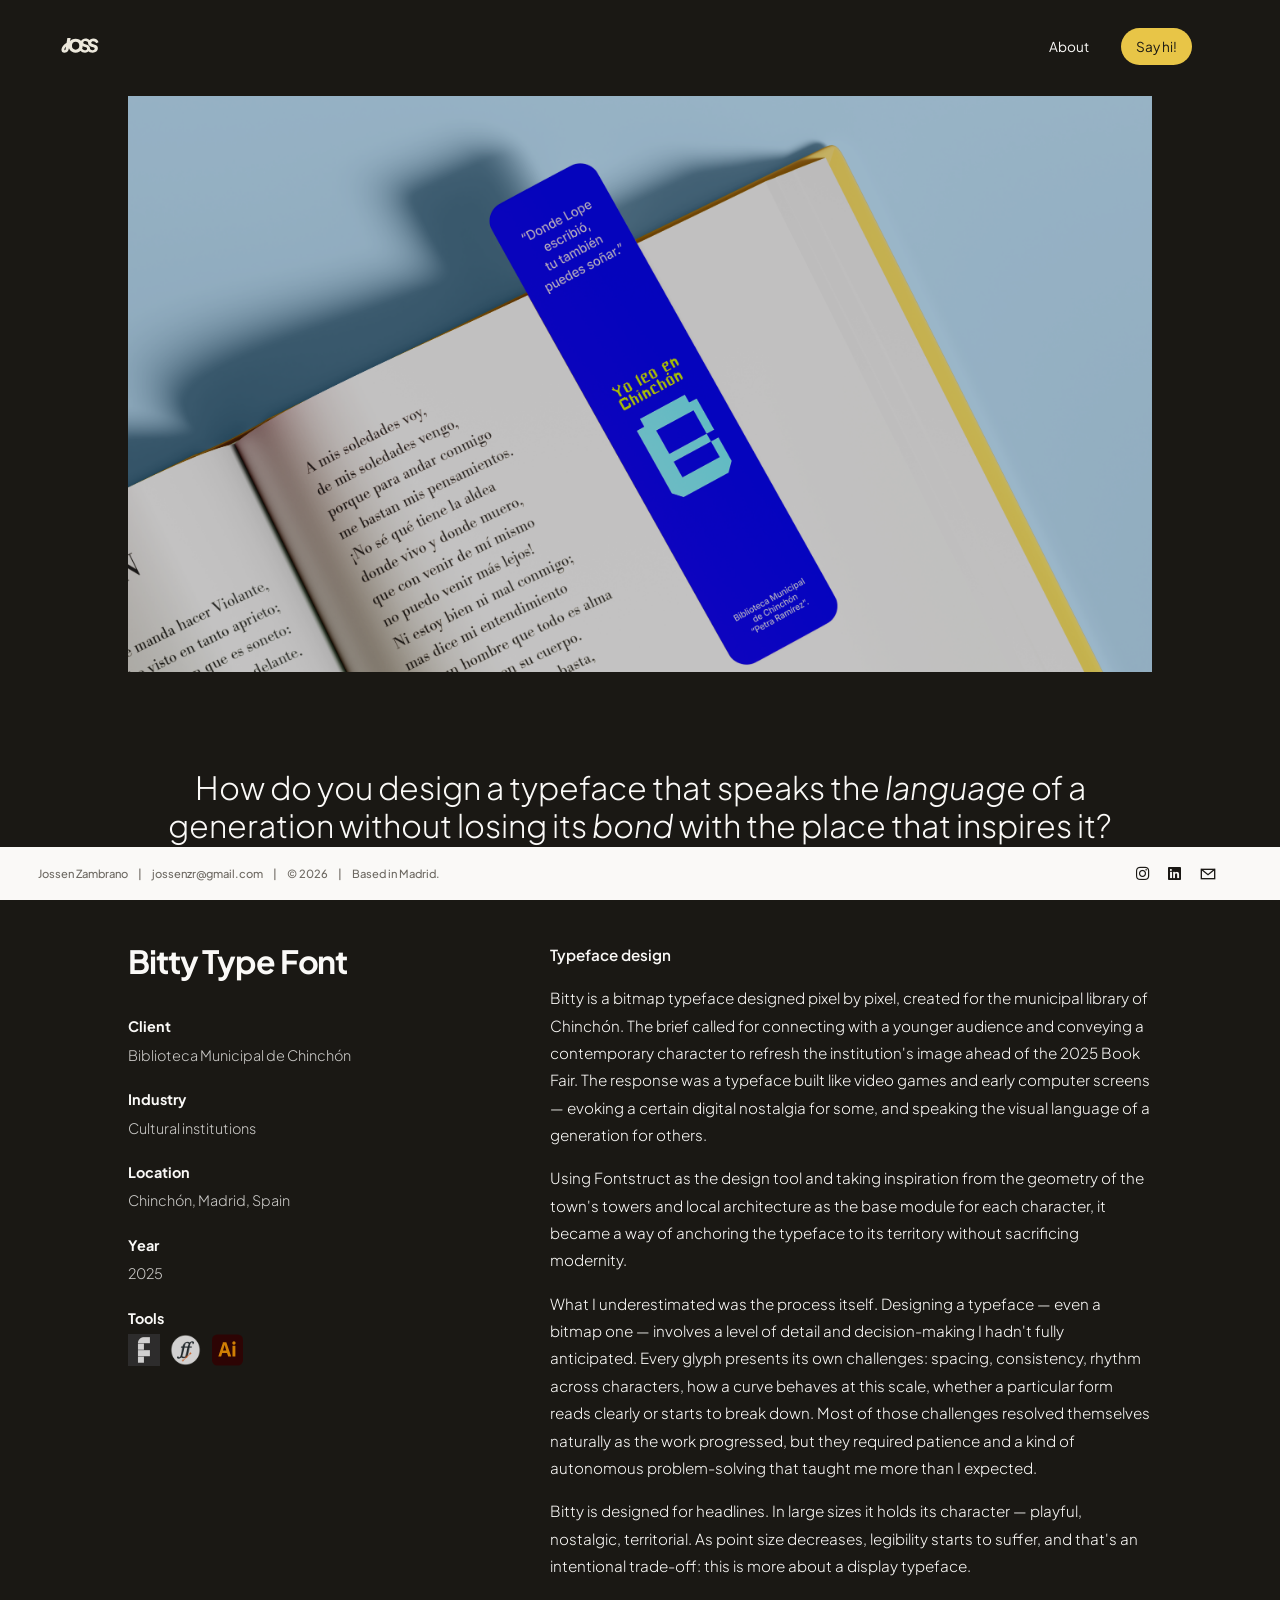
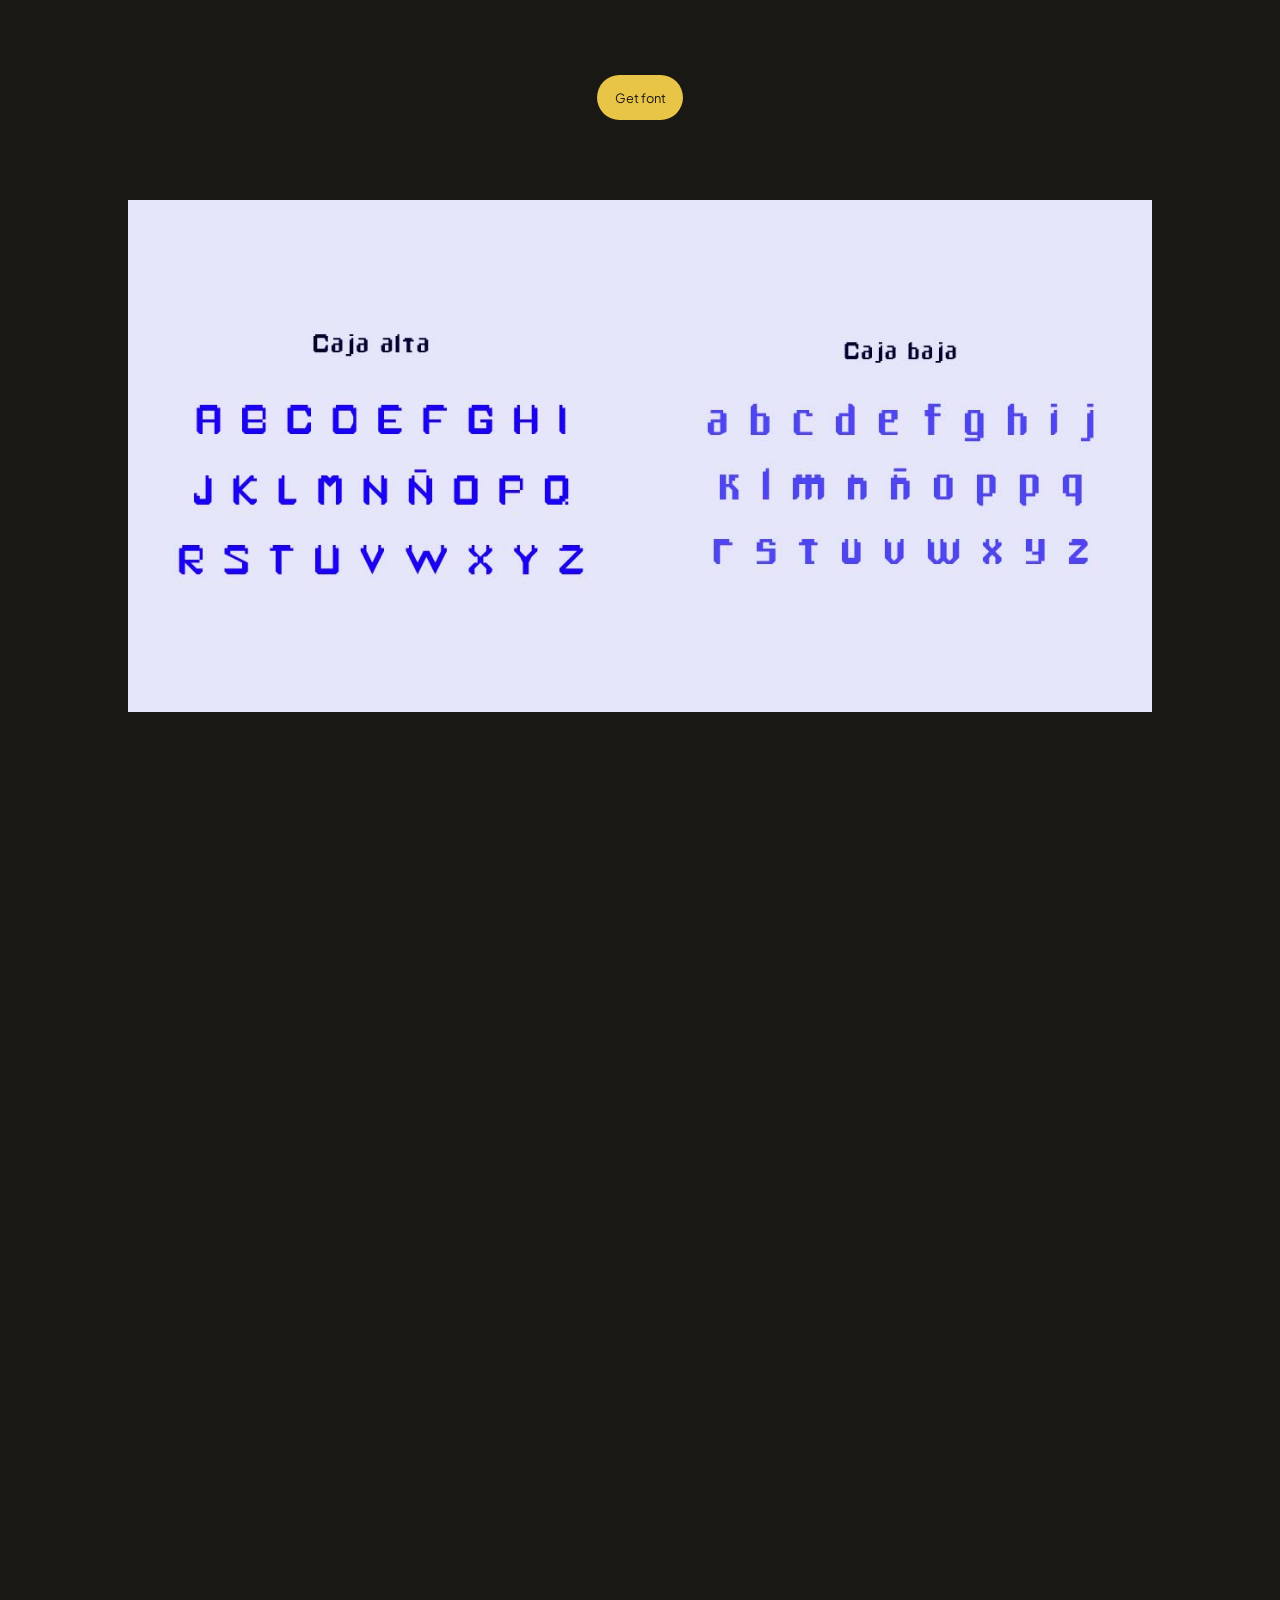
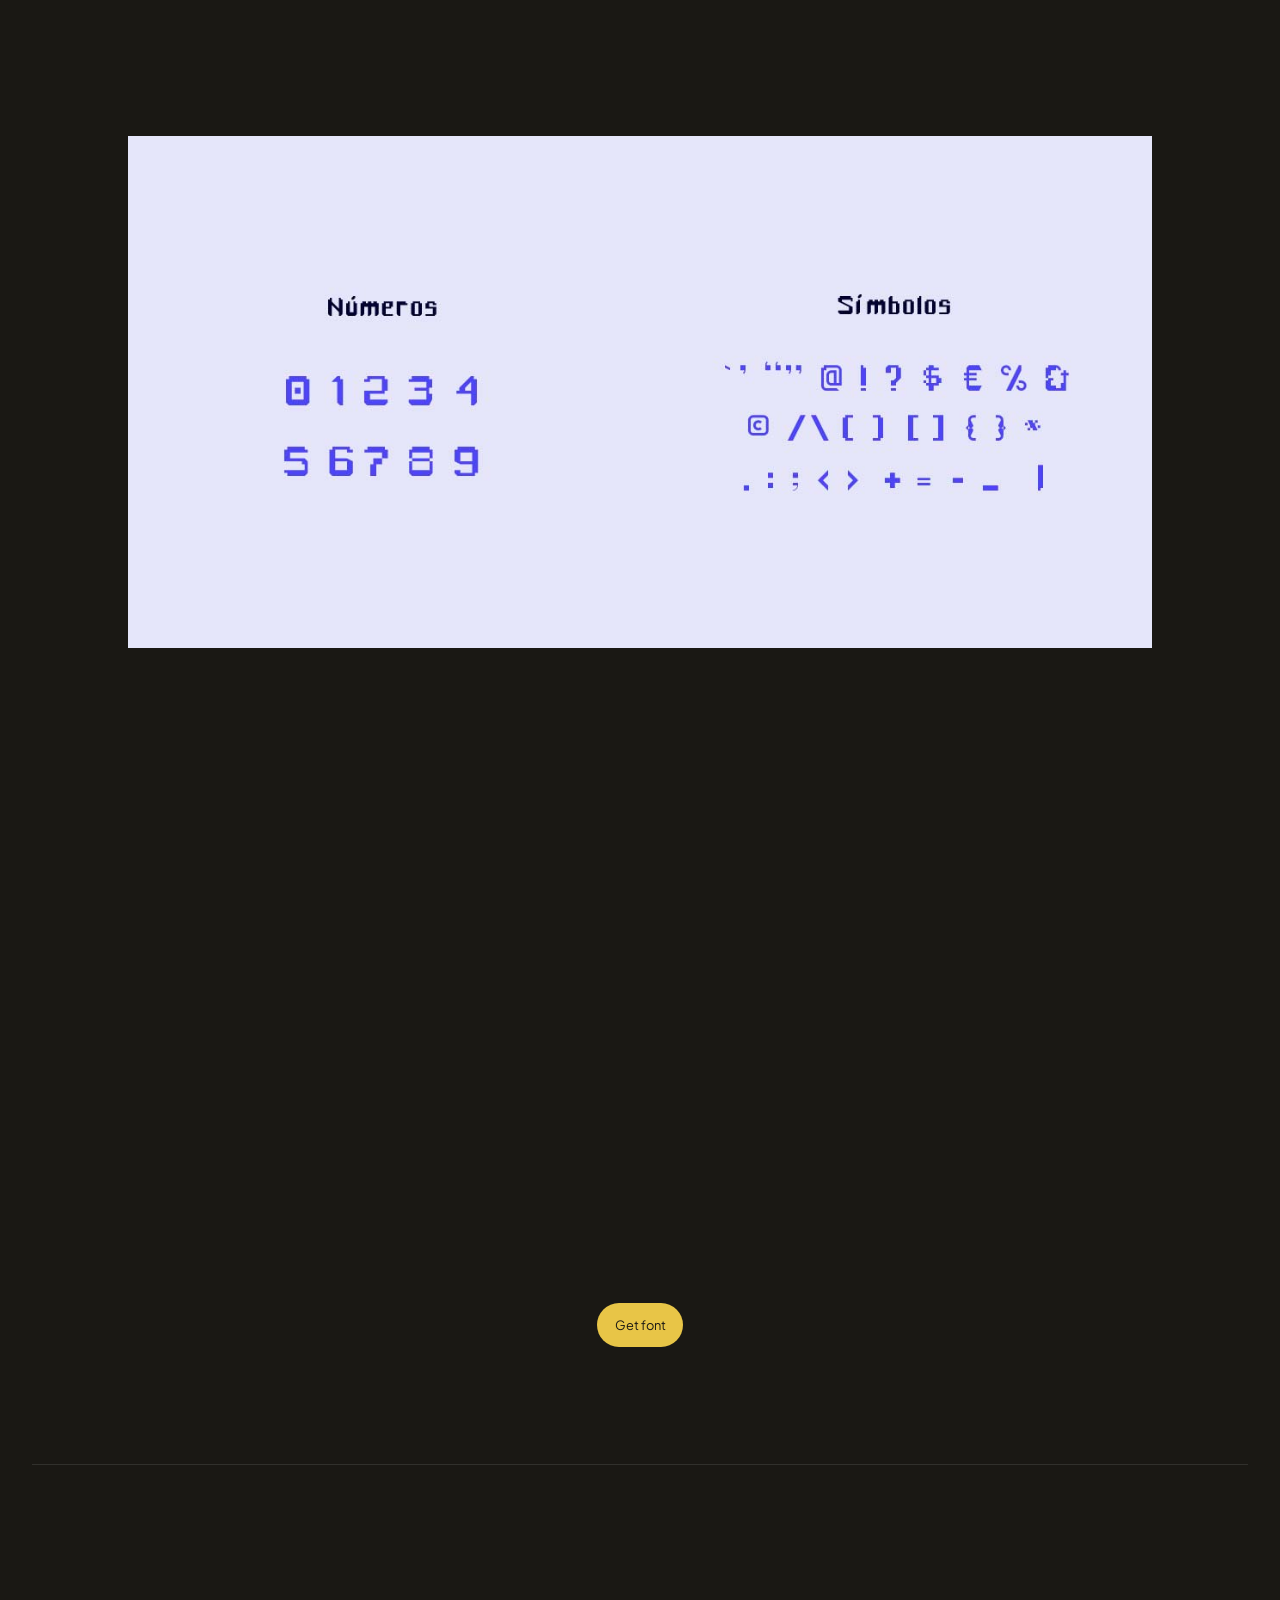
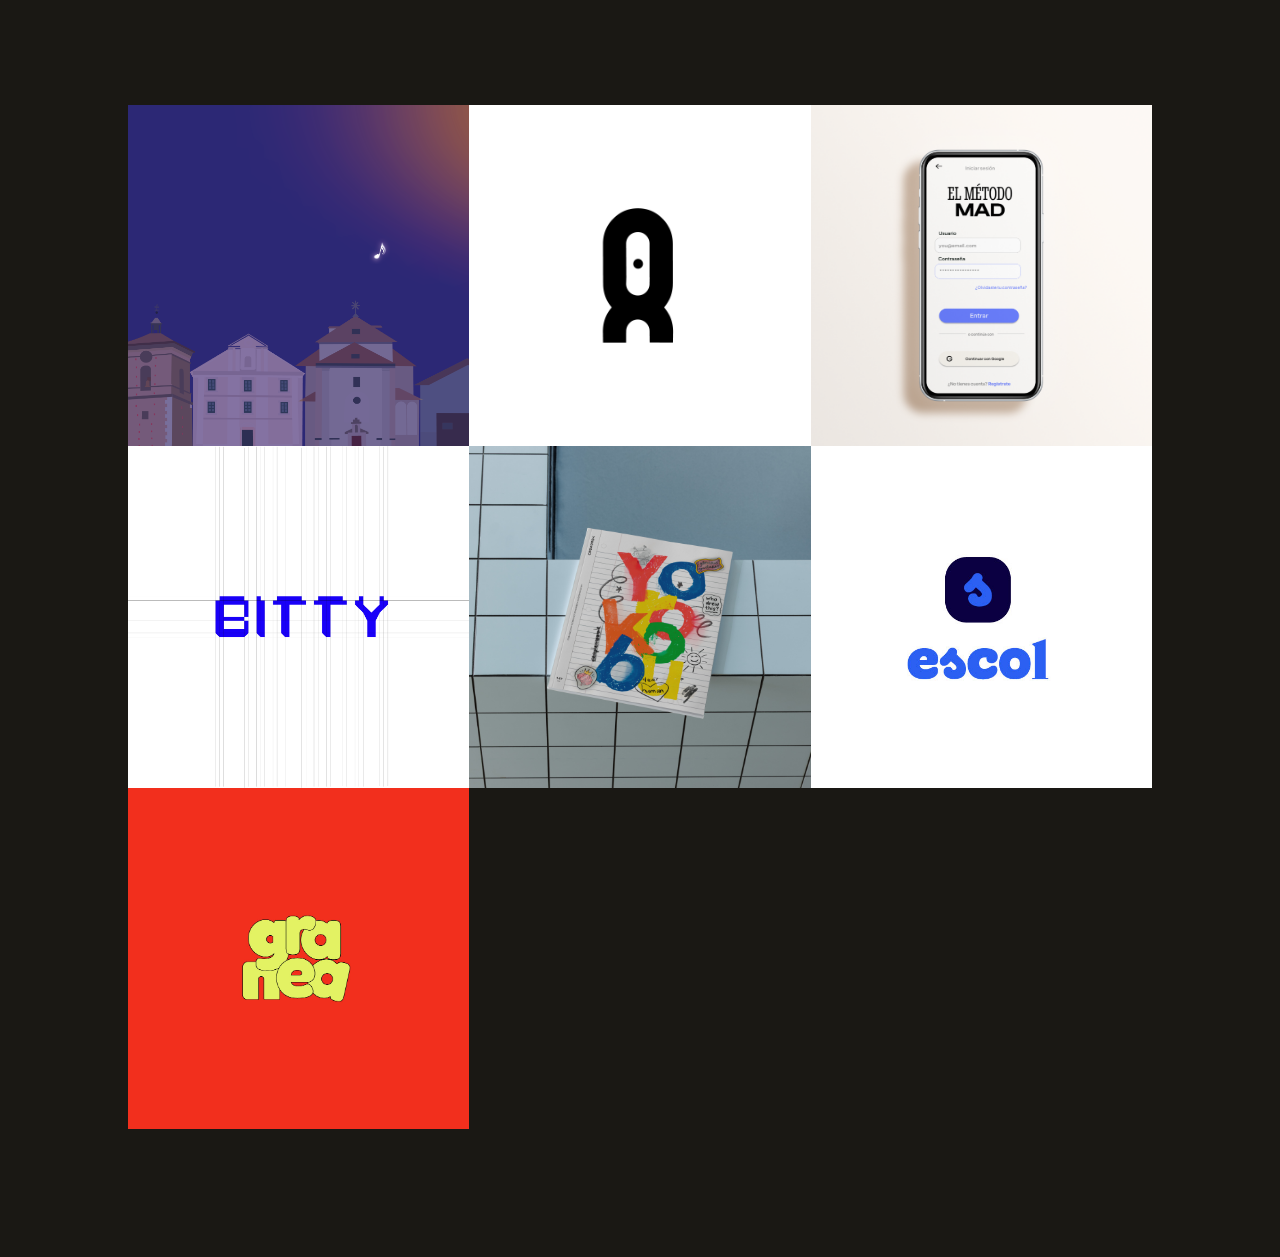
<file: proyecto3.html>
﻿<!doctype html>
<!--
	Phantom by HTML5 UP
	html5up.net | @ajlkn
	Free for personal and commercial use under the CCA 3.0 license (html5up.net/license)
-->
<html>
  <head>
    <!-- Google Tag Manager -->
    <script>
      (function (w, d, s, l, i) {
        w[l] = w[l] || [];
        w[l].push({ "gtm.start": new Date().getTime(), event: "gtm.js" });
        var f = d.getElementsByTagName(s)[0],
          j = d.createElement(s),
          dl = l != "dataLayer" ? "&l=" + l : "";
        j.async = true;
        j.src = "https://www.googletagmanager.com/gtm.js?id=" + i + dl;
        f.parentNode.insertBefore(j, f);
      })(window, document, "script", "dataLayer", "GTM-WMPVNZZB");
    </script>
    <!-- End Google Tag Manager -->
    <title>Portfolio</title>
    <meta charset="utf-8" />
    <meta
      name="viewport"
      content="width=device-width, initial-scale=1, user-scalable=no"
    />
    <link
      rel="icon"
      type="image/png"
      href="images/favicon/favicon-96x96.png"
      sizes="96x96"
    />
    <link rel="icon" type="image/svg+xml" href="images/favicon/favicon.svg" />
    <link rel="shortcut icon" href="images/favicon/favicon.ico" />
    <link
      rel="apple-touch-icon"
      sizes="180x180"
      href="images/favicon/apple-touch-icon.png"
    />
    <meta name="apple-mobile-web-app-title" content="MyWebSite" />
    <meta name="theme-color" content="#1A1814" />
    <link rel="manifest" href="images/favicon/site.webmanifest" />
    <link rel="stylesheet" href="assets/css/main.css" />
    <noscript><link rel="stylesheet" href="assets/css/noscriptss" /></noscript>
  </head>
  <body class="is-preload home p3">
    <!-- Google Tag Manager (noscript) -->
    <noscript
      ><iframe
        src="https://www.googletagmanager.com/ns.html?id=GTM-WMPVNZZB"
        height="0"
        width="0"
        style="display: none; visibility: hidden"
      ></iframe
    ></noscript>
    <!-- End Google Tag Manager (noscript) -->
    <!-- Wrapper -->
    <div id="wrapper">
      <!-- Header -->
      <header id="header">
        <div class="inner">
          <!-- Logo -->
          <a href="index.html" class="logo" aria-label="JOSS"
            ><span class="logo-mark"></span
          ></a>

          <!-- Nav -->
          <nav>
            <ul>
              <li><a href="aboutme.html">About</a></li>
              <li><a href="sayhello.html" class="say-hello">Say hi!</a></li>
            </ul>
          </nav>
          <button class="hamburger" id="hamburger" aria-label="Menu">
            <span></span>
            <span></span>
            <span></span>
          </button>
          <a
            href="sayhello.html#sayhello-form"
            class="header-msg icon fa-envelope"
            aria-label="Say hi"
            ><span class="label">Say hi</span></a
          >
        </div>
      </header>

      <!-- Main -->
      <div id="main">
        <div class="inner">
          <!-- Cover image -->
          <div class="project-cover">
            <img src="images/proyecto3/MARCALIBRO.png" alt="Proyecto 3" />
          </div>

          <!-- Project tagline -->
          <div class="project-tagline">
            <p>
              How do you design a typeface that speaks the <em>language</em> of
              a generation without losing its <em>bond</em> with the place that
              inspires it?
            </p>
          </div>

          <!-- Description -->
          <div class="project-description">
            <div class="project-description-meta">
              <h1>Bitty Type Font</h1>
              <dl>
                <dt>Client</dt>
                <dd>Biblioteca Municipal de Chinchón</dd>

                <dt>Industry</dt>
                <dd>Cultural institutions</dd>

                <dt>Location</dt>
                <dd>Chinchón, Madrid, Spain</dd>

                <dt>Year</dt>
                <dd>2025</dd>

                <dt>Tools</dt>
                <dd class="tools-icons">
                  <img
                    src="images/icons/fontstruct.webp"
                    alt="Fontstruct"
                    class="tool-icon"
                  />
                  <img
                    src="images/icons/fontforge.webp"
                    alt="FontForge"
                    class="tool-icon"
                  />
                  <img
                    src="images/icons/illustrator.svg"
                    alt="Adobe Illustrator"
                    class="tool-icon"
                  />
                </dd>
              </dl>
            </div>
            <div class="project-description-body">
              <p class="project-description-tagline">Typeface design</p>
              <p>
                Bitty is a bitmap typeface designed pixel by pixel, created for
                the municipal library of Chinchón. The brief called for
                connecting with a younger audience and conveying a contemporary
                character to refresh the institution's image ahead of the 2025
                Book Fair. The response was a typeface built like video games
                and early computer screens — evoking a certain digital nostalgia
                for some, and speaking the visual language of a generation for
                others.
              </p>
              <p>
                Using Fontstruct as the design tool and taking inspiration from
                the geometry of the town's towers and local architecture as the
                base module for each character, it became a way of anchoring the
                typeface to its territory without sacrificing modernity.
              </p>
              <p>
                What I underestimated was the process itself. Designing a
                typeface — even a bitmap one — involves a level of detail and
                decision-making I hadn't fully anticipated. Every glyph presents
                its own challenges: spacing, consistency, rhythm across
                characters, how a curve behaves at this scale, whether a
                particular form reads clearly or starts to break down. Most of
                those challenges resolved themselves naturally as the work
                progressed, but they required patience and a kind of autonomous
                problem-solving that taught me more than I expected.
              </p>
              <p>
                Bitty is designed for headlines. In large sizes it holds its
                character — playful, nostalgic, territorial. As point size
                decreases, legibility starts to suffer, and that's an
                intentional trade-off: this is more about a display typeface.
              </p>
            </div>
          </div>

          <!-- Get font CTA -->
          <div class="project-cta">
            <a
              href="images/proyecto3/BITTY.zip"
              download
              class="button primary submit-cta"
              >Get font</a
            >
          </div>

          <!-- Image gallery -->
          <div class="project-section">
            <div class="image-grid">
              <img src="images/proyecto3/CAJA_ALTA.jpg" alt="" />
              <img src="images/proyecto3/CAJA_BAJA.jpg" alt="" />
            </div>
            <div class="image-grid">
              <video
                src="images/proyecto3/bitty_fontstruct.mp4"
                autoplay
                muted
                loop
                playsinline
              ></video>
            </div>
            <div class="image-grid">
              <img src="images/proyecto3/NUMEROS.jpg" alt="" />
              <img src="images/proyecto3/SIMBOLOS.jpg" alt="" />
            </div>
            <div class="image-grid">
              <video
                src="images/proyecto3/fontforge_bitty.mp4"
                class="video-wide-crop"
                autoplay
                muted
                loop
                playsinline
              ></video>
            </div>
          </div>

          <!-- Get font CTA -->
          <div class="project-cta">
            <a
              href="images/proyecto3/BITTY.zip"
              download
              class="button primary submit-cta"
              >Get font</a
            >
          </div>

          <!-- More projects -->
          <section class="more-projects">
            <div class="tiles">
              <article class="style1">
                <span class="image">
                  <img src="images/proyecto1/teaser.png" alt="" />
                </span>
                <a href="proyecto1.html">
                  <h2>Noches de Verano</h2>
                  <div class="content">
                    <p>Festival identity</p>
                  </div>
                </a>
              </article>
              <article class="style2">
                <span class="image">
                  <img src="images/proyecto2/simbolo.jpg" alt="" />
                </span>
                <a href="proyecto2.html">
                  <h2>Audiosistemas</h2>
                  <div class="content">
                    <p>Brand identity</p>
                  </div>
                </a>
              </article>
              <article class="style4">
                <span class="image">
                  <img src="images/proyecto4/portada_metodomad.png" alt="" />
                </span>
                <a href="proyecto4.html">
                  <h2>Método MAD</h2>
                  <div class="content">
                    <p>UX/UI Case study</p>
                  </div>
                </a>
              </article>
              <article class="style3">
                <span class="image">
                  <img src="images/proyecto3/teaser-28.png" alt="" />
                </span>
                <a href="proyecto3.html">
                  <h2>Bitty Typeface</h2>
                  <div class="content">
                    <p>Pixel Font</p>
                  </div>
                </a>
              </article>
              <article class="style7">
                <span class="image">
                  <img src="images/proyecto5/yorokobu_tile.jpg" alt="" />
                </span>
                <a href="proyecto5.html">
                  <h2>Yorokobu: La tapa trasera</h2>
                  <div class="content">
                    <p>Editorial design</p>
                  </div>
                </a>
              </article>
              <article class="style5">
                <span class="image">
                  <img src="images/proyecto6/portada_escol.jpg" alt="" />
                </span>
                <a href="comingsoon.html">
                  <h2>Escol App<span class="tile-lock">🔒</span></h2>
                  <div class="content">
                    <p>UX Case study</p>
                  </div>
                </a>
              </article>
              <article class="style6">
                <span class="image">
                  <img src="images/proyecto7/portada_granea.jpg" alt="" />
                </span>
                <a href="comingsoon.html">
                  <h2>Granea<span class="tile-lock">🔒</span></h2>
                  <div class="content">
                    <p>Branding Strategy</p>
                  </div>
                </a>
              </article>
            </div>
            <div class="more-projects-cta">
              <a href="index.html" class="button primary submit-cta"
                >See all projects</a
              >
            </div>
          </section>
        </div>
      </div>

      <!-- Footer -->
      <footer id="footer">
        <div class="inner">
          <div class="footer-bottom">
            <ul class="copyright">
              <li>
                Jossen Zambrano<span class="footer-extra">
                  &nbsp;&nbsp;&nbsp;&nbsp;|&nbsp;&nbsp;&nbsp;&nbsp;
                  jossenzr@gmail.com</span
                >
                &nbsp;&nbsp;&nbsp;&nbsp;|&nbsp;&nbsp;&nbsp;&nbsp; &copy;
                2026<span class="footer-extra">
                  &nbsp;&nbsp;&nbsp;&nbsp;|&nbsp;&nbsp;&nbsp;&nbsp; Based in
                  Madrid.</span
                >
              </li>
            </ul>
            <section class="footer-social">
              <ul class="icons">
                <li>
                  <a
                    href="https://www.instagram.com/hellojossi"
                    target="_blank"
                    rel="noopener"
                    class="icon brands style2 fa-instagram"
                    ><span class="label">Instagram</span></a
                  >
                </li>
                <li>
                  <a
                    href="https://www.linkedin.com/in/jossenz"
                    target="_blank"
                    rel="noopener"
                    class="icon brands style2 fa-linkedin"
                    ><span class="label">LinkedIn</span></a
                  >
                </li>
                <li>
                  <a
                    href="mailto:jossenzr@gmail.com"
                    class="icon style2 fa-envelope"
                    aria-label="Say hi"
                    ><span class="label">Say hi</span></a
                  >
                </li>
              </ul>
            </section>
          </div>
        </div>
      </footer>
    </div>

    <!-- Scripts -->
    <script src="assets/js/jquery.min.js"></script>
    <script src="assets/js/browser.min.js"></script>
    <script src="assets/js/breakpoints.min.js"></script>
    <script src="assets/js/util.js"></script>
    <script src="assets/js/main.js"></script>
    <script src="assets/js/hamburger.js"></script>
  </body>
</html>
</file>
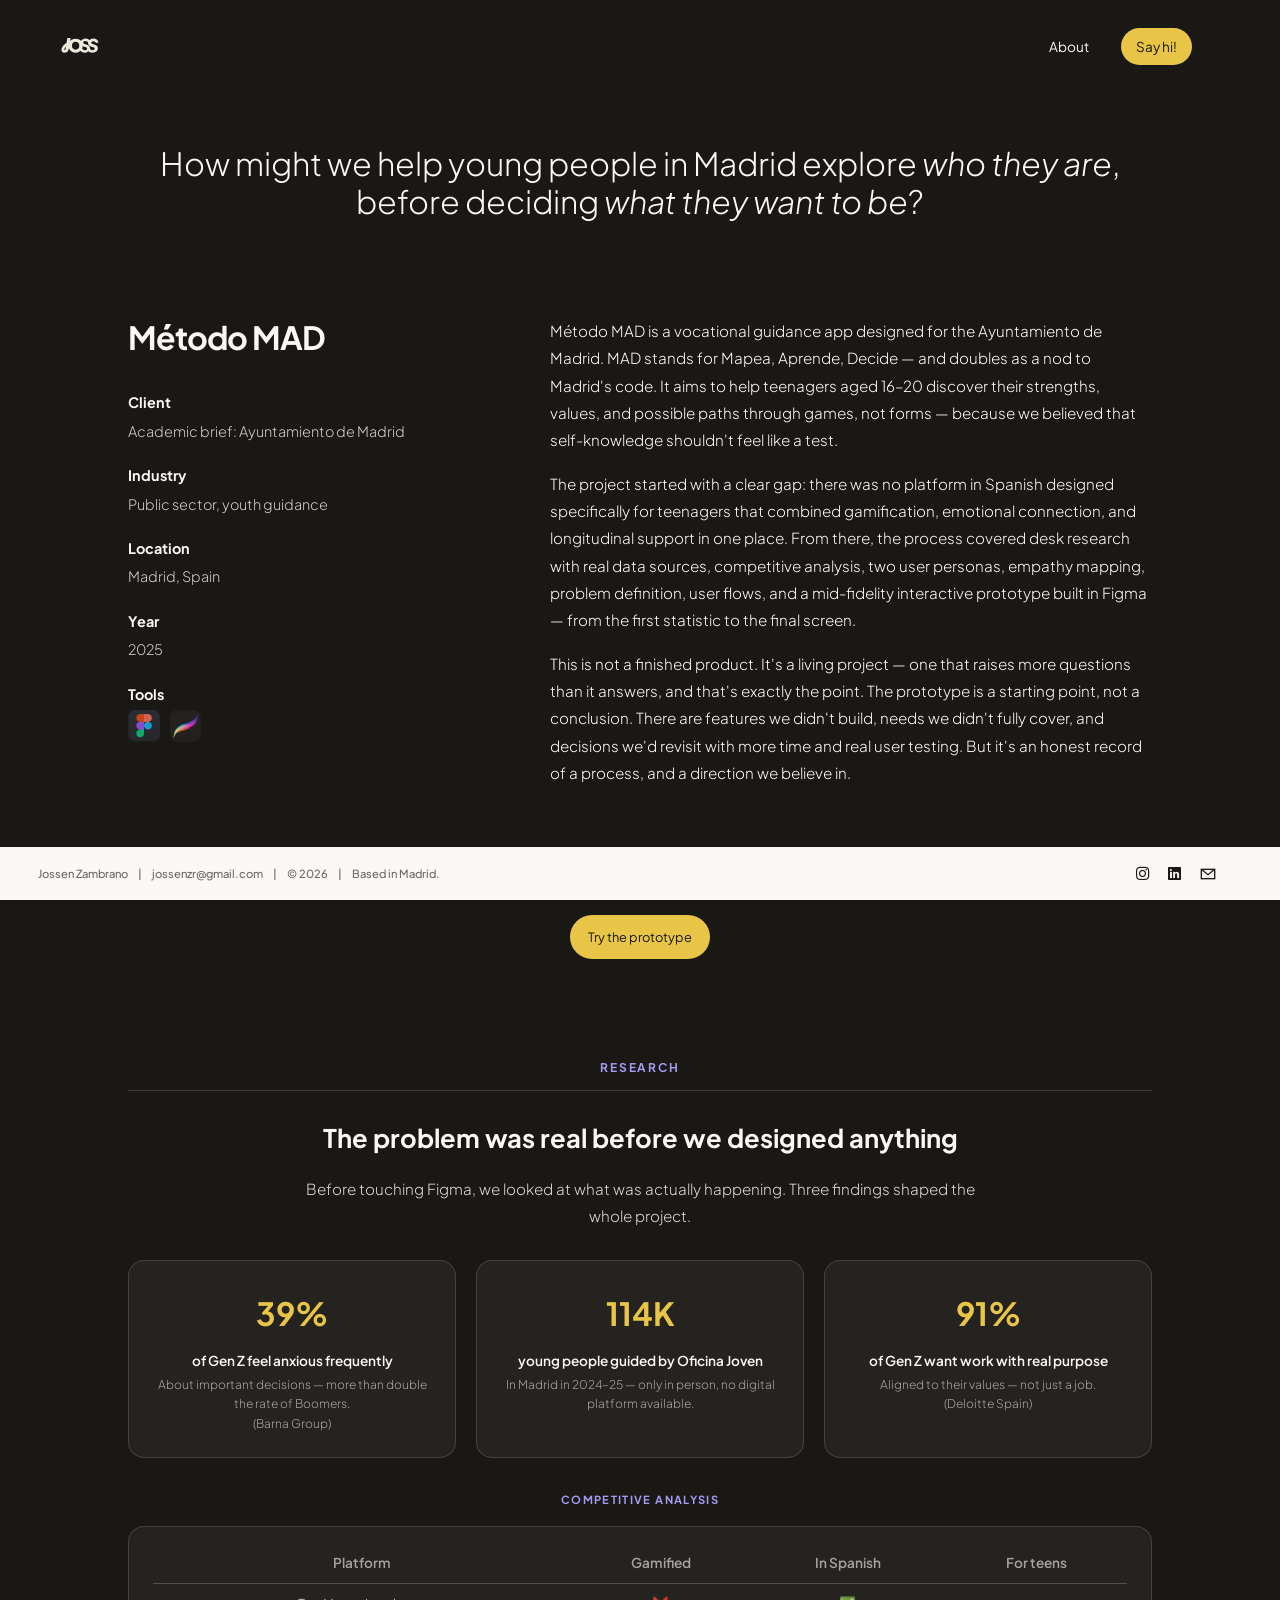
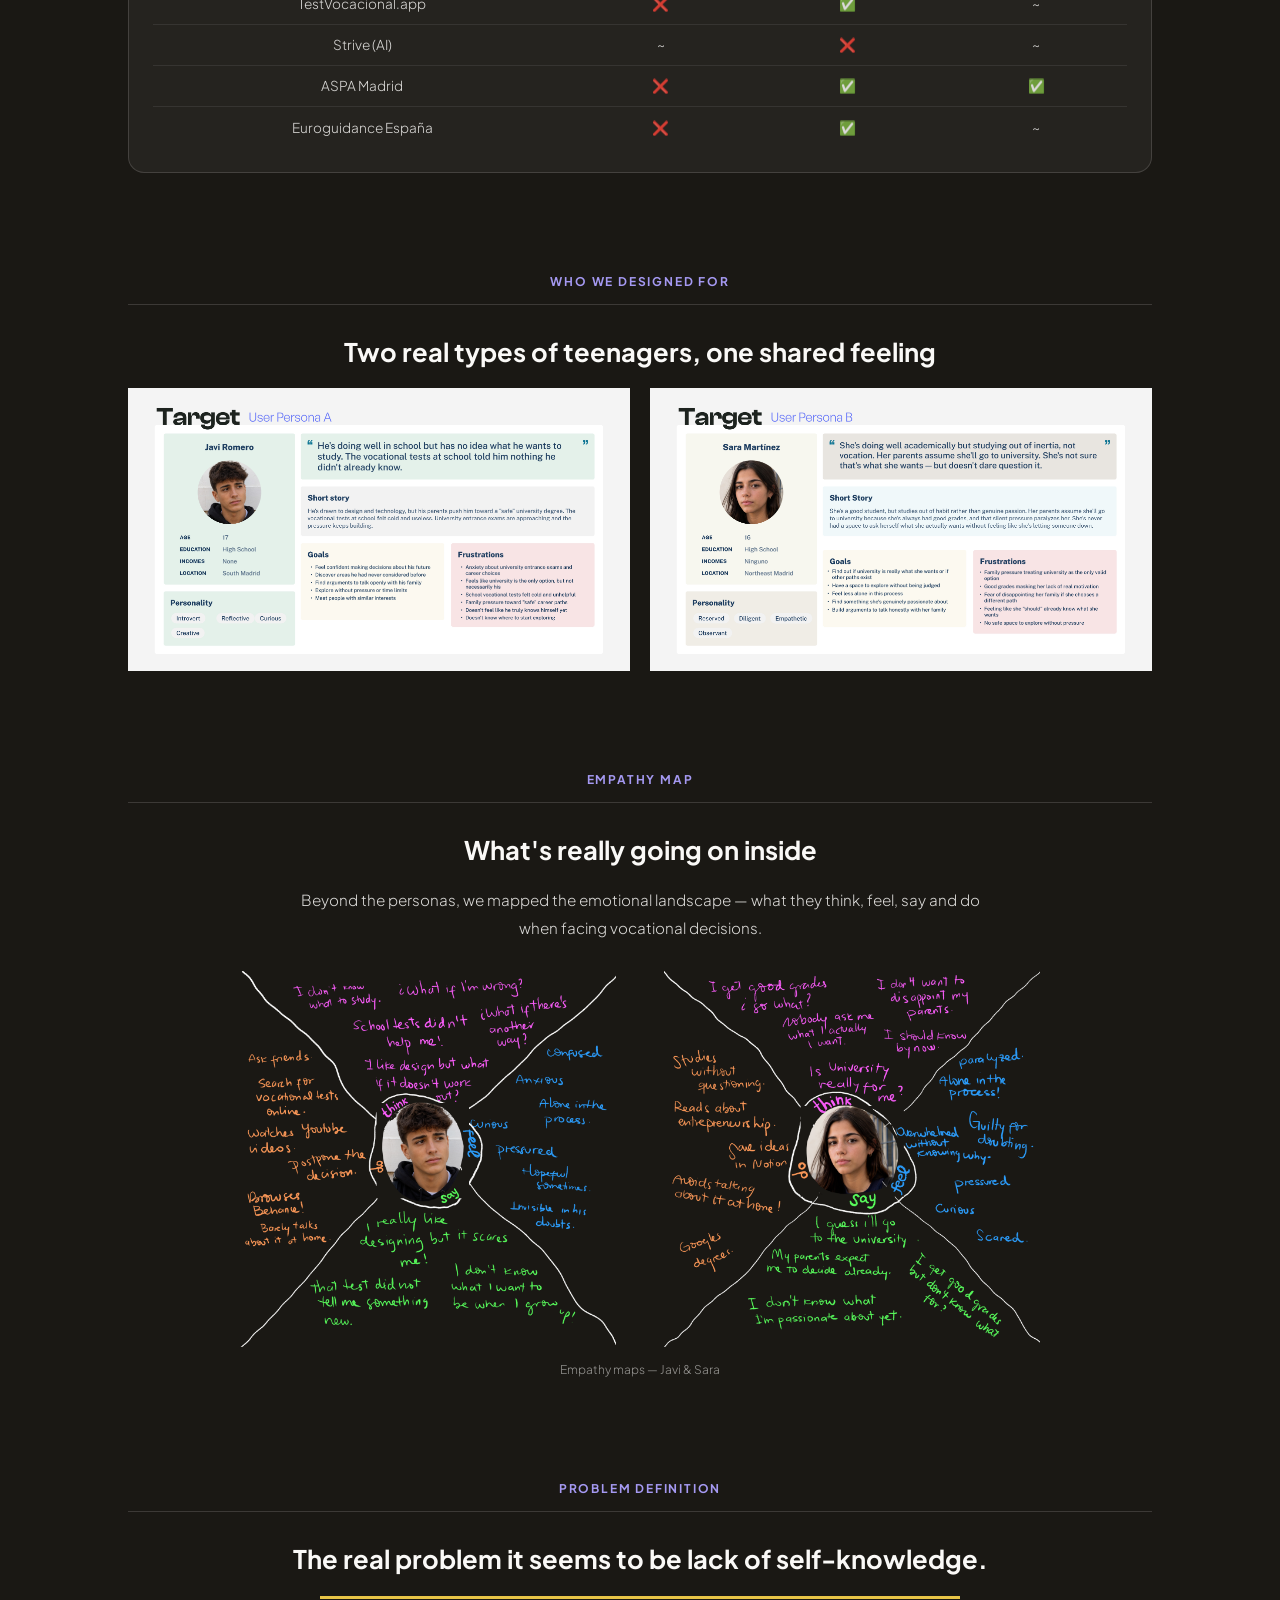
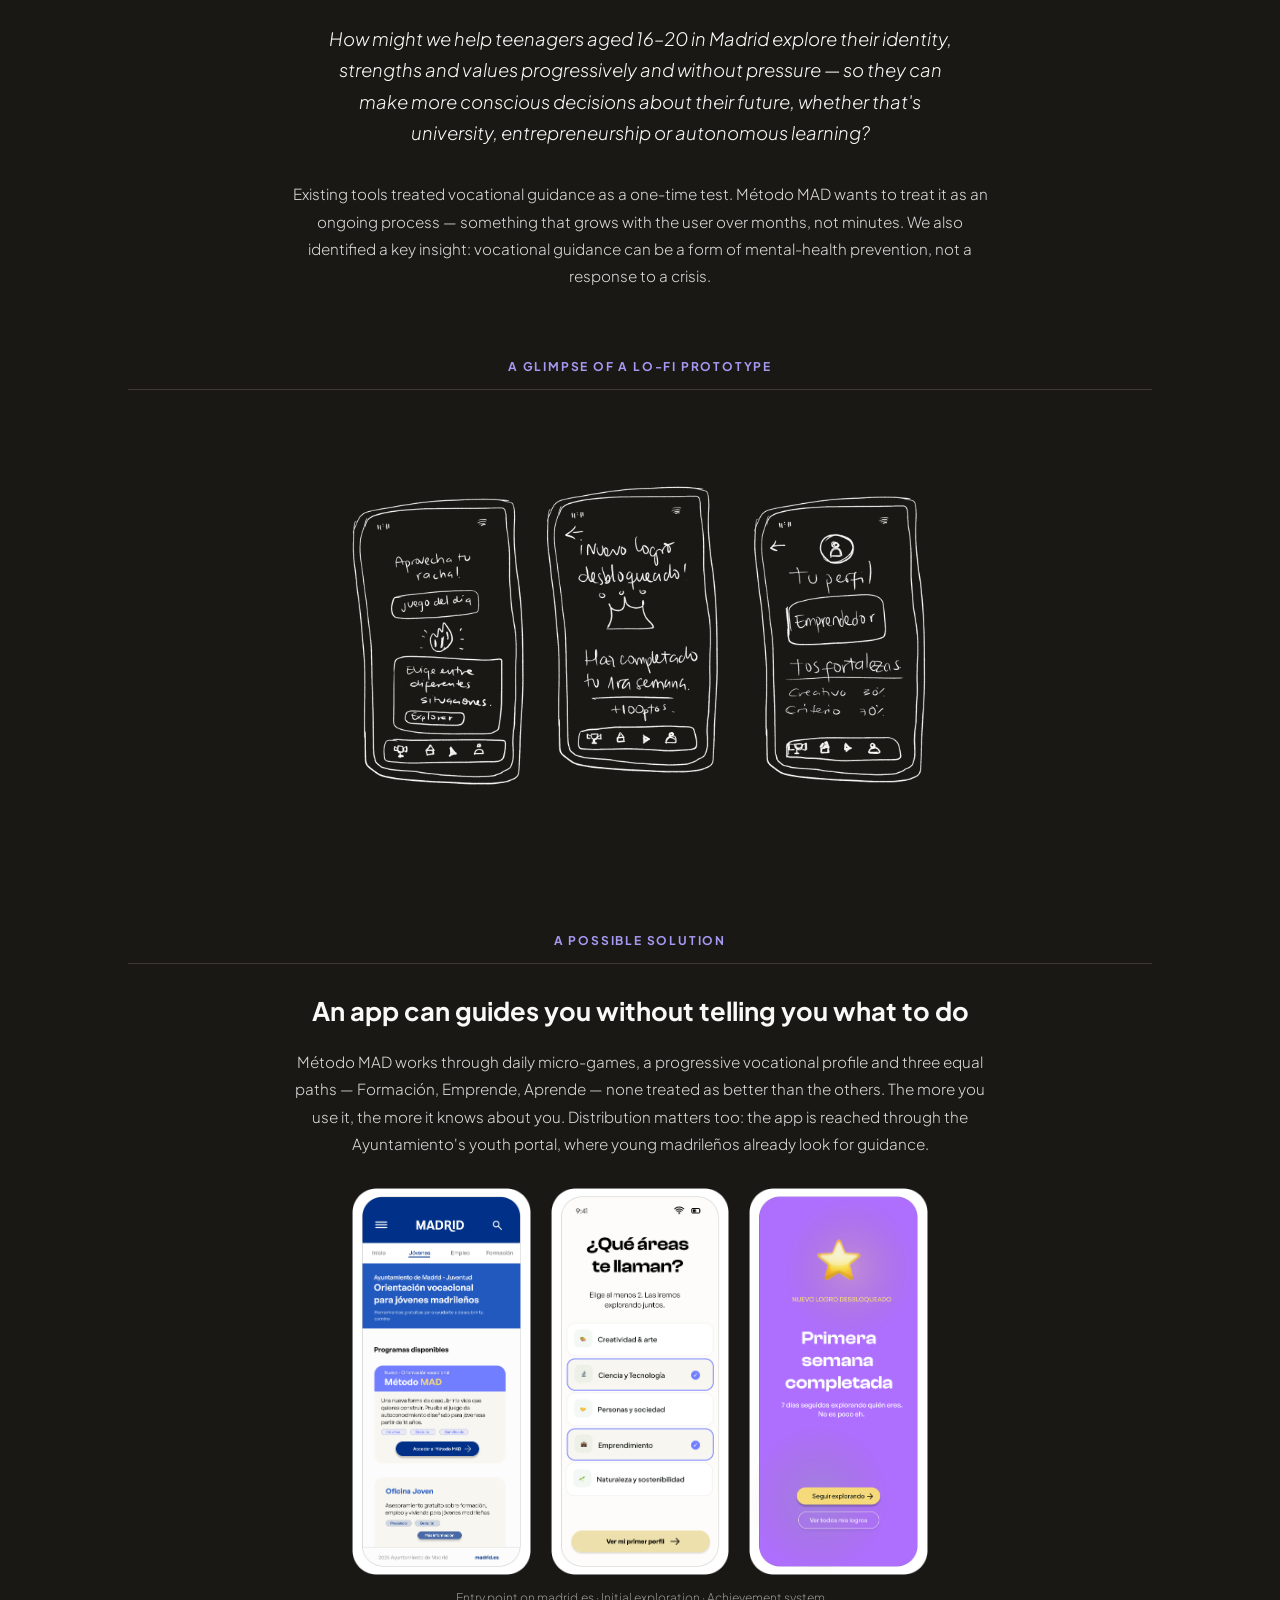
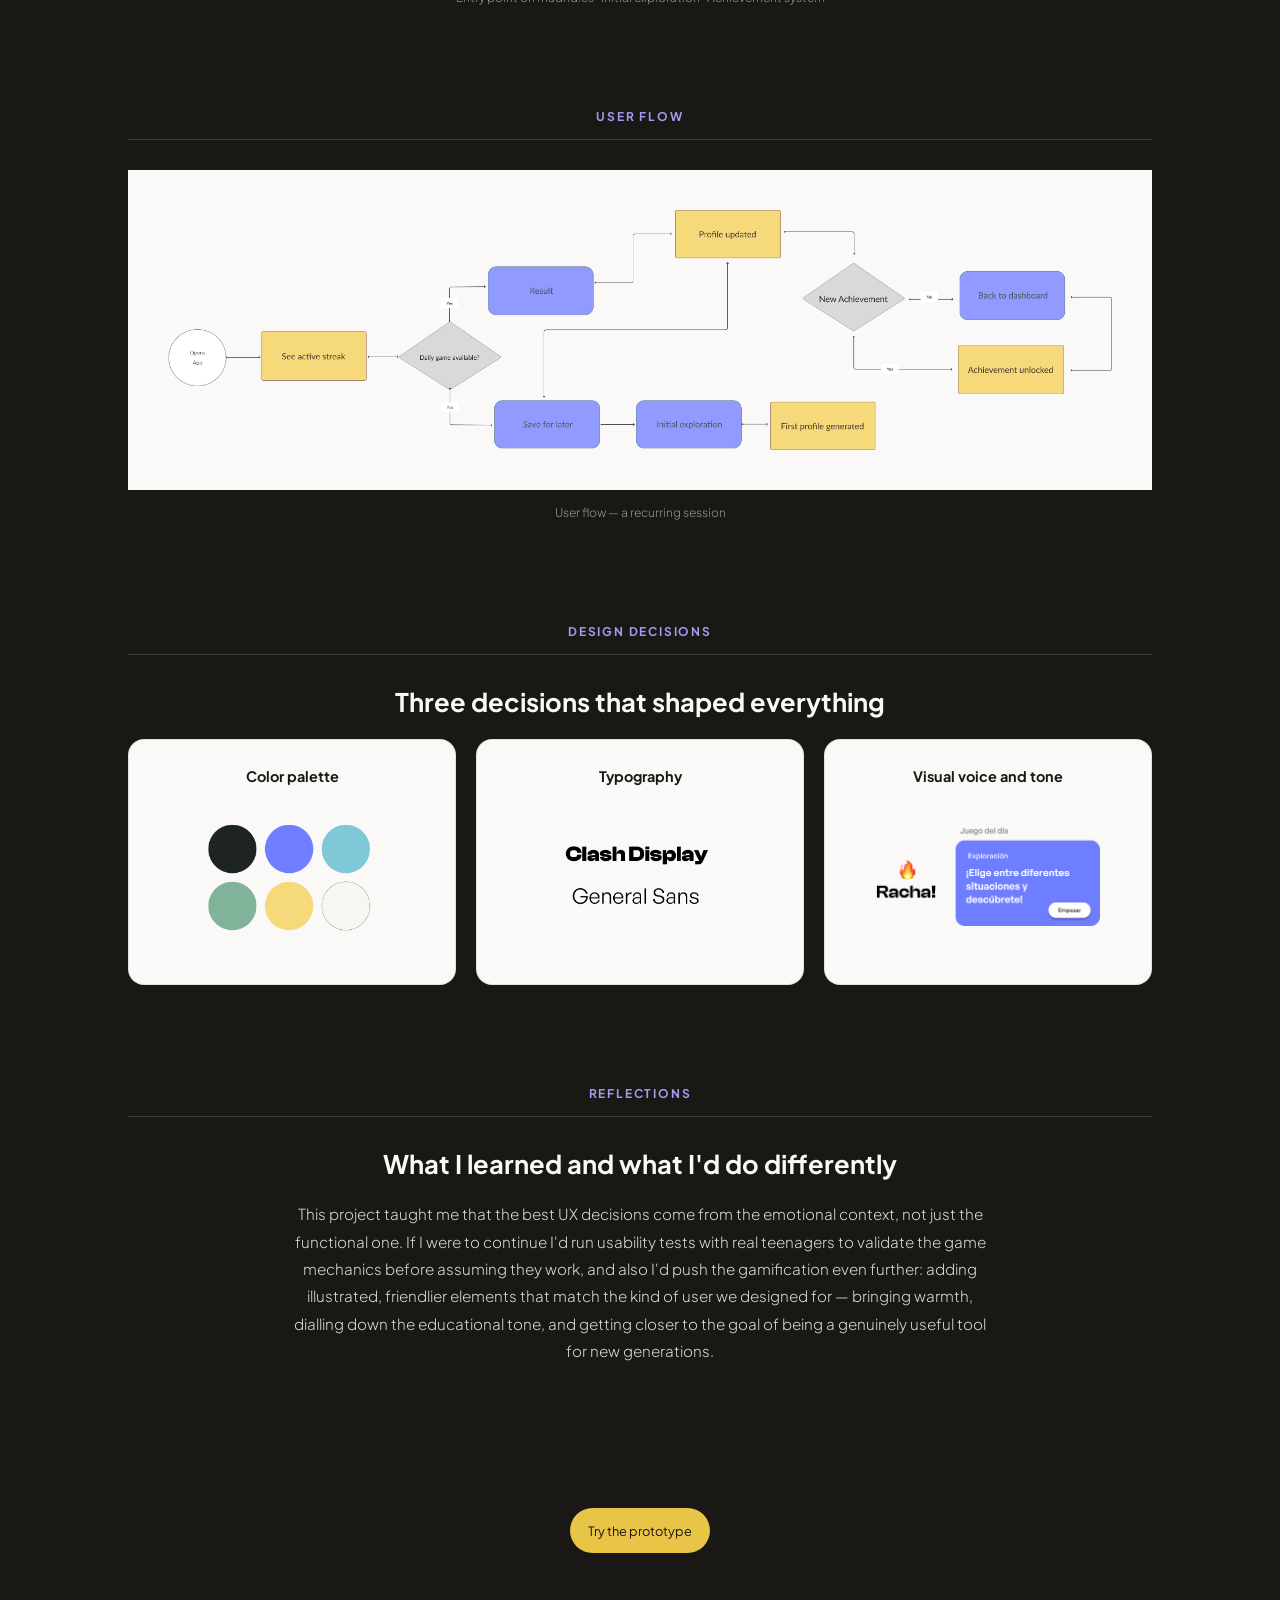
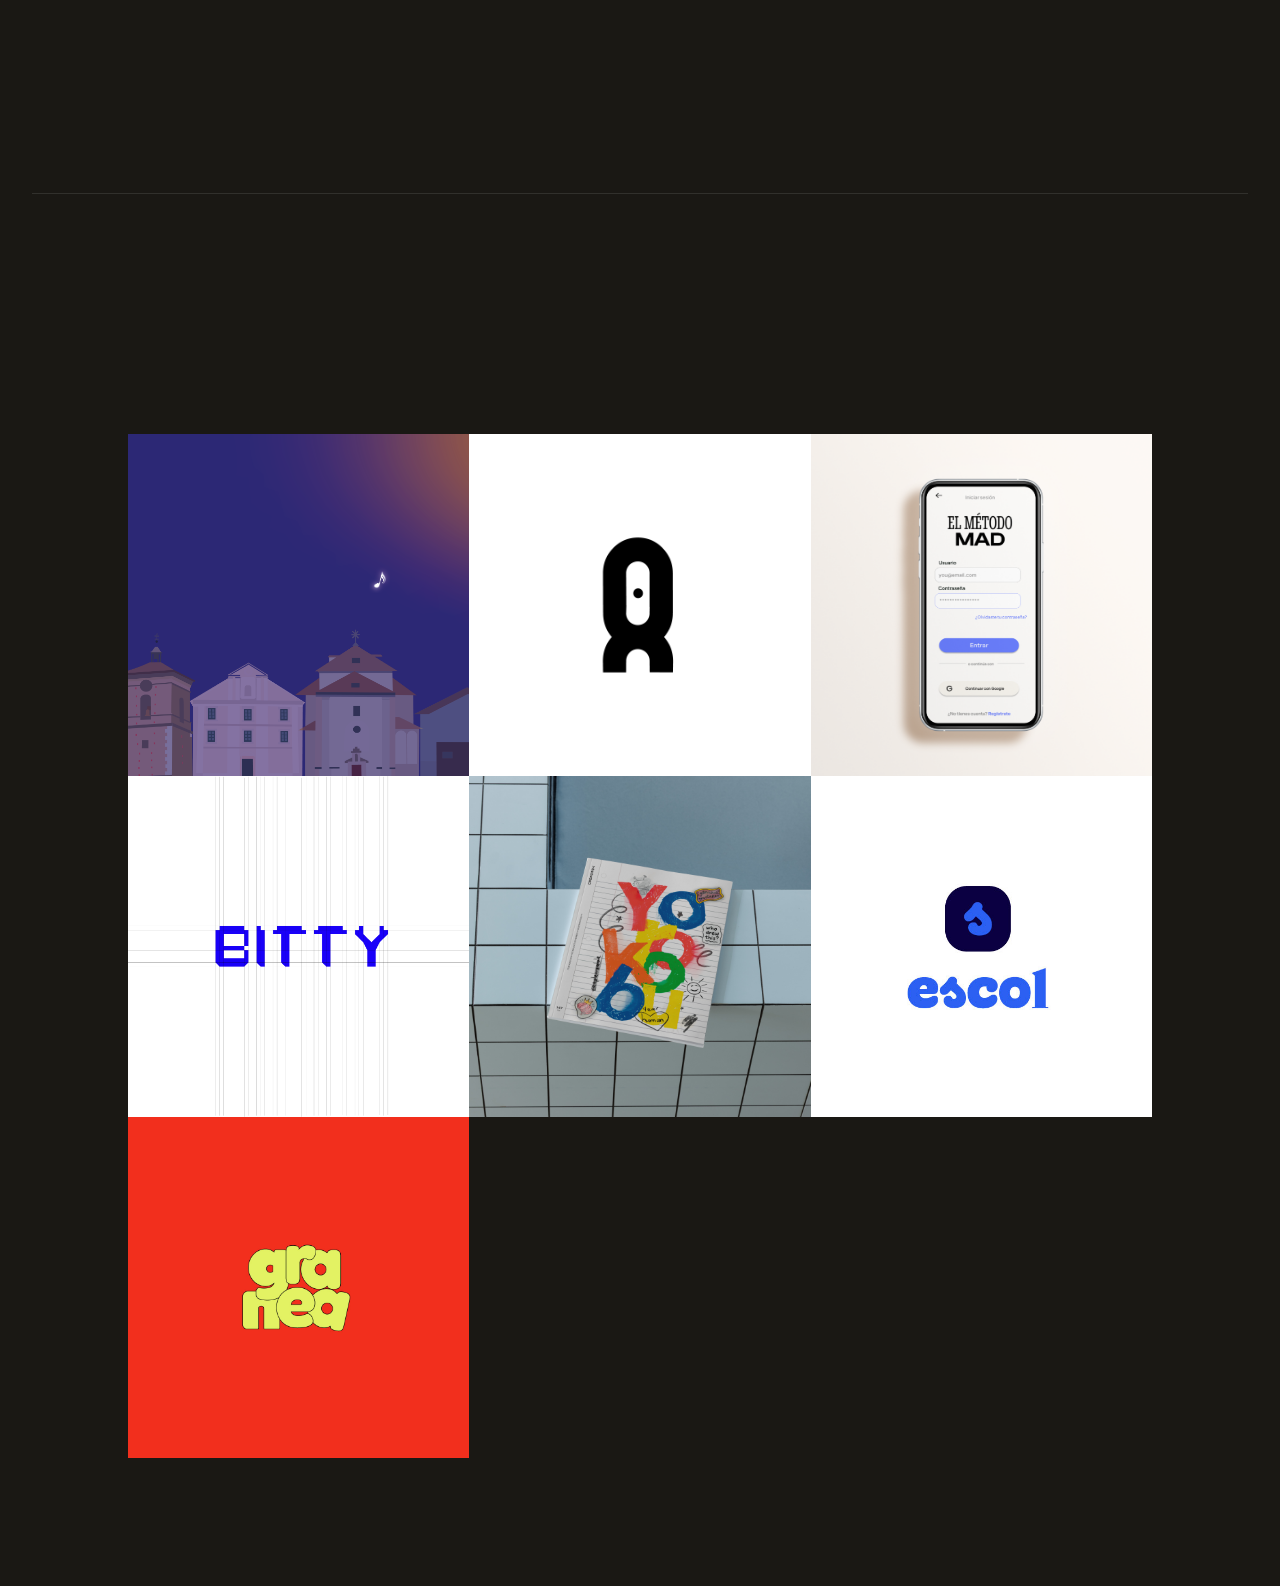
<file: proyecto4.html>
﻿<!doctype html>
<!--
	Phantom by HTML5 UP
	html5up.net | @ajlkn
	Free for personal and commercial use under the CCA 3.0 license (html5up.net/license)
-->
<html>
  <head>
    <!-- Google Tag Manager -->
    <script>
      (function (w, d, s, l, i) {
        w[l] = w[l] || [];
        w[l].push({ "gtm.start": new Date().getTime(), event: "gtm.js" });
        var f = d.getElementsByTagName(s)[0],
          j = d.createElement(s),
          dl = l != "dataLayer" ? "&l=" + l : "";
        j.async = true;
        j.src = "https://www.googletagmanager.com/gtm.js?id=" + i + dl;
        f.parentNode.insertBefore(j, f);
      })(window, document, "script", "dataLayer", "GTM-WMPVNZZB");
    </script>
    <!-- End Google Tag Manager -->
    <title>Portfolio</title>
    <meta charset="utf-8" />
    <meta
      name="viewport"
      content="width=device-width, initial-scale=1, user-scalable=no"
    />
    <link
      rel="icon"
      type="image/png"
      href="images/favicon/favicon-96x96.png"
      sizes="96x96"
    />
    <link rel="icon" type="image/svg+xml" href="images/favicon/favicon.svg" />
    <link rel="shortcut icon" href="images/favicon/favicon.ico" />
    <link
      rel="apple-touch-icon"
      sizes="180x180"
      href="images/favicon/apple-touch-icon.png"
    />
    <meta name="apple-mobile-web-app-title" content="MyWebSite" />
    <meta name="theme-color" content="#1A1814" />
    <link rel="manifest" href="images/favicon/site.webmanifest" />
    <link rel="stylesheet" href="assets/css/main.css" />
    <noscript><link rel="stylesheet" href="assets/css/noscriptss" /></noscript>
  </head>
  <body class="is-preload home p4">
    <!-- Google Tag Manager (noscript) -->
    <noscript
      ><iframe
        src="https://www.googletagmanager.com/ns.html?id=GTM-WMPVNZZB"
        height="0"
        width="0"
        style="display: none; visibility: hidden"
      ></iframe
    ></noscript>
    <!-- End Google Tag Manager (noscript) -->
    <!-- Wrapper -->
    <div id="wrapper">
      <!-- Header -->
      <header id="header">
        <div class="inner">
          <!-- Logo -->
          <a href="index.html" class="logo" aria-label="JOSS"
            ><span class="logo-mark"></span
          ></a>

          <!-- Nav -->
          <nav>
            <ul>
              <li><a href="aboutme.html">About</a></li>
              <li><a href="sayhello.html" class="say-hello">Say hi!</a></li>
            </ul>
          </nav>
          <button class="hamburger" id="hamburger" aria-label="Menu">
            <span></span>
            <span></span>
            <span></span>
          </button>
          <a
            href="sayhello.html#sayhello-form"
            class="header-msg icon fa-envelope"
            aria-label="Say hi"
            ><span class="label">Say hi</span></a
          >
        </div>
      </header>

      <!-- Main -->
      <div id="main">
        <div class="inner">
          <!-- 1. OPENING -->
          <div class="project-section cs-section">
            <!-- Project tagline -->
            <div class="project-tagline">
              <p>
                How might we help young people in Madrid explore
                <em>who they are</em>, before deciding
                <em>what they want to be</em>?
              </p>
            </div>

            <!-- Description -->
            <div class="project-description">
              <div class="project-description-meta">
                <h1>Método MAD</h1>
                <dl>
                  <dt>Client</dt>
                  <dd>Academic brief: Ayuntamiento de Madrid</dd>

                  <dt>Industry</dt>
                  <dd>Public sector, youth guidance</dd>

                  <dt>Location</dt>
                  <dd>Madrid, Spain</dd>

                  <dt>Year</dt>
                  <dd>2025</dd>

                  <dt>Tools</dt>
                  <dd class="tools-icons">
                    <img
                      src="images/icons/figma.png"
                      alt="Figma"
                      class="tool-icon"
                    />
                    <img
                      src="images/icons/procreate.png"
                      alt="Procreate"
                      class="tool-icon"
                    />
                  </dd>
                </dl>
              </div>
              <div class="project-description-body">
                <p>
                  Método MAD is a vocational guidance app designed for the
                  Ayuntamiento de Madrid. MAD stands for Mapea, Aprende, Decide
                  — and doubles as a nod to Madrid's code. It aims to help
                  teenagers aged 16–20 discover their strengths, values, and
                  possible paths through games, not forms — because we believed
                  that self-knowledge shouldn't feel like a test.
                </p>
                <p>
                  The project started with a clear gap: there was no platform in
                  Spanish designed specifically for teenagers that combined
                  gamification, emotional connection, and longitudinal support
                  in one place. From there, the process covered desk research
                  with real data sources, competitive analysis, two user
                  personas, empathy mapping, problem definition, user flows, and
                  a mid-fidelity interactive prototype built in Figma — from the
                  first statistic to the final screen.
                </p>
                <p>
                  This is not a finished product. It's a living project — one
                  that raises more questions than it answers, and that's exactly
                  the point. The prototype is a starting point, not a
                  conclusion. There are features we didn't build, needs we
                  didn't fully cover, and decisions we'd revisit with more time
                  and real user testing. But it's an honest record of a process,
                  and a direction we believe in.
                </p>
              </div>
            </div>
          </div>

          <!-- Try the prototype CTA -->
          <div class="project-cta">
            <a
              href="https://www.figma.com/proto/KoNTt0YQUYkXWYp0TEDM6l/M%C3%A9todo-M.A.D?node-id=0-1&t=nyEGmuAWVAzeiOvj-1"
              target="_blank"
              rel="noopener"
              class="button primary submit-cta"
              >Try the prototype</a
            >
          </div>

          <!-- 2. RESEARCH -->
          <div class="project-section cs-section">
            <span class="cs-label">Research</span>
            <h2 class="cs-h2">
              The problem was real before we designed anything
            </h2>
            <p class="cs-body">
              Before touching Figma, we looked at what was actually happening.
              Three findings shaped the whole project.
            </p>

            <div class="cs-stats">
              <div class="cs-card">
                <p class="cs-stat-num">39%</p>
                <p class="cs-stat-title">of Gen Z feel anxious frequently</p>
                <p class="cs-stat-sub">
                  About important decisions — more than double the rate of
                  Boomers.
                </p>
                <p class="cs-stat-sub">(Barna Group)</p>
              </div>
              <div class="cs-card">
                <p class="cs-stat-num">114K</p>
                <p class="cs-stat-title">
                  young people guided by Oficina Joven
                </p>
                <p class="cs-stat-sub">
                  In Madrid in 2024–25 — only in person, no digital platform
                  available.
                </p>
              </div>
              <div class="cs-card">
                <p class="cs-stat-num">91%</p>
                <p class="cs-stat-title">
                  of Gen Z want work with real purpose
                </p>
                <p class="cs-stat-sub">
                  Aligned to their values — not just a job.
                </p>
                <p class="cs-stat-sub">(Deloitte Spain)</p>
              </div>
            </div>

            <p class="cs-table-title">Competitive analysis</p>
            <div class="cs-card cs-table-wrap">
              <table class="cs-table">
                <thead>
                  <tr>
                    <th>Platform</th>
                    <th>Gamified</th>
                    <th>In Spanish</th>
                    <th>For teens</th>
                  </tr>
                </thead>
                <tbody>
                  <tr>
                    <td>TestVocacional.app</td>
                    <td class="cs-no">❌</td>
                    <td class="cs-ok">✅</td>
                    <td class="cs-mid">~</td>
                  </tr>
                  <tr>
                    <td>Strive (AI)</td>
                    <td class="cs-mid">~</td>
                    <td class="cs-no">❌</td>
                    <td class="cs-mid">~</td>
                  </tr>
                  <tr>
                    <td>ASPA Madrid</td>
                    <td class="cs-no">❌</td>
                    <td class="cs-ok">✅</td>
                    <td class="cs-ok">✅</td>
                  </tr>
                  <tr>
                    <td>Euroguidance España</td>
                    <td class="cs-no">❌</td>
                    <td class="cs-ok">✅</td>
                    <td class="cs-mid">~</td>
                  </tr>
                </tbody>
              </table>
            </div>
          </div>

          <!-- 3. WHO WE DESIGNED FOR -->
          <div class="project-section cs-section">
            <span class="cs-label">Who we designed for</span>
            <h2 class="cs-h2">
              Two real types of teenagers, one shared feeling
            </h2>

            <div class="image-grid cs-cols-2 cs-natural">
              <img
                src="images/proyecto4/userpersona1.jpg"
                alt="User persona A — Javi Romero, 17, South Madrid"
              />
              <img
                src="images/proyecto4/userpersona2.jpg"
                alt="User persona B — Sara Martínez, 16, Northeast Madrid"
              />
            </div>
          </div>

          <!-- 4. EMPATHY MAP -->
          <div class="project-section cs-section">
            <span class="cs-label">Empathy map</span>
            <h2 class="cs-h2">What's really going on inside</h2>
            <p class="cs-body">
              Beyond the personas, we mapped the emotional landscape — what they
              think, feel, say and do when facing vocational decisions.
            </p>

            <div class="image-grid cs-cols-2 cs-natural cs-light-each">
              <img
                src="images/proyecto4/empathymap_1.png"
                alt="Empathy map — Javi Romero"
              />
              <img
                src="images/proyecto4/empathymap_2.png"
                alt="Empathy map — Sara Martínez"
              />
            </div>
            <p class="cs-caption">Empathy maps — Javi &amp; Sara</p>
          </div>

          <!-- 5. PROBLEM DEFINITION -->
          <div class="project-section cs-section">
            <span class="cs-label">Problem definition</span>
            <h2 class="cs-h2">
              The real problem it seems to be lack of self-knowledge.
            </h2>

            <div class="cs-hmw">
              <p>
                How might we help teenagers aged 16–20 in Madrid explore their
                identity, strengths and values progressively and without
                pressure — so they can make more conscious decisions about their
                future, whether that's university, entrepreneurship or
                autonomous learning?
              </p>
            </div>

            <p class="cs-body">
              Existing tools treated vocational guidance as a one-time test.
              Método MAD wants to treat it as an ongoing process — something
              that grows with the user over months, not minutes. We also
              identified a key insight: vocational guidance can be a form of
              mental-health prevention, not a response to a crisis.
            </p>
          </div>

          <!-- LO-FI PROTOTYPE -->
          <div class="project-section cs-section cs-tight">
            <span class="cs-label">A glimpse of a lo-fi prototype</span>
            <div class="image-grid cs-natural cs-wireframes">
              <img
                src="images/proyecto4/wireframes.png"
                alt="Lo-fi wireframes for Método MAD"
              />
            </div>
          </div>

          <!-- 6. THE SOLUTION -->
          <div class="project-section cs-section">
            <span class="cs-label">A possible solution</span>
            <h2 class="cs-h2">
              An app can guides you without telling you what to do
            </h2>
            <p class="cs-body">
              Método MAD works through daily micro-games, a progressive
              vocational profile and three equal paths — Formación, Emprende,
              Aprende — none treated as better than the others. The more you use
              it, the more it knows about you. Distribution matters too: the app
              is reached through the Ayuntamiento's youth portal, where young
              madrileños already look for guidance.
            </p>

            <div class="image-grid cs-cols-3 cs-natural">
              <img
                src="images/proyecto4/portal_madrid.png"
                alt="Entry point — Método MAD inside the madrid.es youth portal"
              />
              <img
                src="images/proyecto4/Exploracion_inicial.png"
                alt="Initial exploration — ¿Qué áreas te llaman?"
              />
              <img
                src="images/proyecto4/Logro_desbloqueado.png"
                alt="Achievement unlocked — Primera semana completada"
              />
            </div>
            <p class="cs-caption">
              Entry point on madrid.es · Initial exploration · Achievement
              system
            </p>
          </div>

          <!-- USER FLOW -->
          <div class="project-section cs-section">
            <span class="cs-label">User flow</span>
            <div class="image-grid cs-natural cs-light">
              <img
                src="images/proyecto4/User_flow.png"
                alt="User flow — a recurring session in Método MAD"
              />
            </div>
            <p class="cs-caption">User flow — a recurring session</p>
          </div>

          <!-- 7. DESIGN DECISIONS -->
          <div class="project-section cs-section">
            <span class="cs-label">Design decisions</span>
            <h2 class="cs-h2">Three decisions that shaped everything</h2>

            <div class="cs-decisions">
              <div class="cs-card cs-decision-palette">
                <p class="cs-decision-title">Color palette</p>
                <div class="cs-decision-media">
                  <img
                    src="images/proyecto4/colores-01.png"
                    alt="Color palette — institutional, principal and secondary colors"
                  />
                </div>
              </div>
              <div class="cs-card cs-decision-palette">
                <p class="cs-decision-title">Typography</p>
                <div class="cs-decision-media">
                  <img
                    src="images/proyecto4/typography-02.png"
                    alt="Typography — Clash Display and General Sans"
                  />
                </div>
              </div>
              <div class="cs-card cs-decision-palette">
                <p class="cs-decision-title">Visual voice and tone</p>
                <div class="cs-decision-media">
                  <img
                    src="images/proyecto4/tono.png"
                    alt="Visual voice and tone — Racha! daily game card"
                  />
                </div>
              </div>
            </div>
          </div>

          <!-- 8. REFLECTIONS -->
          <div class="project-section cs-section">
            <span class="cs-label">Reflections</span>
            <h2 class="cs-h2">What I learned and what I'd do differently</h2>
            <p class="cs-body">
              This project taught me that the best UX decisions come from the
              emotional context, not just the functional one. If I were to
              continue I'd run usability tests with real teenagers to validate
              the game mechanics before assuming they work, and also I'd push
              the gamification even further: adding illustrated, friendlier
              elements that match the kind of user we designed for — bringing
              warmth, dialling down the educational tone, and getting closer to
              the goal of being a genuinely useful tool for new generations.
            </p>
          </div>

          <!-- Try the prototype CTA -->
          <div class="project-cta">
            <a
              href="https://www.figma.com/proto/KoNTt0YQUYkXWYp0TEDM6l/M%C3%A9todo-M.A.D?node-id=0-1&t=nyEGmuAWVAzeiOvj-1"
              target="_blank"
              rel="noopener"
              class="button primary submit-cta"
              >Try the prototype</a
            >
          </div>

          <!-- More projects -->
          <section class="more-projects">
            <div class="tiles">
              <article class="style1">
                <span class="image">
                  <img src="images/proyecto1/teaser.png" alt="" />
                </span>
                <a href="proyecto1.html">
                  <h2>Noches de Verano</h2>
                  <div class="content">
                    <p>Festival identity</p>
                  </div>
                </a>
              </article>
              <article class="style2">
                <span class="image">
                  <img src="images/proyecto2/simbolo.jpg" alt="" />
                </span>
                <a href="proyecto2.html">
                  <h2>Audiosistemas</h2>
                  <div class="content">
                    <p>Brand identity</p>
                  </div>
                </a>
              </article>
              <article class="style4">
                <span class="image">
                  <img src="images/proyecto4/portada_metodomad.png" alt="" />
                </span>
                <a href="proyecto4.html">
                  <h2>Método MAD</h2>
                  <div class="content">
                    <p>UX/UI Case study</p>
                  </div>
                </a>
              </article>
              <article class="style3">
                <span class="image">
                  <img src="images/proyecto3/teaser-28.png" alt="" />
                </span>
                <a href="proyecto3.html">
                  <h2>Bitty Typeface</h2>
                  <div class="content">
                    <p>Pixel Font</p>
                  </div>
                </a>
              </article>
              <article class="style7">
                <span class="image">
                  <img src="images/proyecto5/yorokobu_tile.jpg" alt="" />
                </span>
                <a href="proyecto5.html">
                  <h2>Yorokobu: La tapa trasera</h2>
                  <div class="content">
                    <p>Editorial design</p>
                  </div>
                </a>
              </article>
              <article class="style5">
                <span class="image">
                  <img src="images/proyecto6/portada_escol.jpg" alt="" />
                </span>
                <a href="comingsoon.html">
                  <h2>Escol App<span class="tile-lock">🔒</span></h2>
                  <div class="content">
                    <p>UX Case study</p>
                  </div>
                </a>
              </article>
              <article class="style6">
                <span class="image">
                  <img src="images/proyecto7/portada_granea.jpg" alt="" />
                </span>
                <a href="comingsoon.html">
                  <h2>Granea<span class="tile-lock">🔒</span></h2>
                  <div class="content">
                    <p>Branding Strategy</p>
                  </div>
                </a>
              </article>
            </div>
            <div class="more-projects-cta">
              <a href="index.html" class="button primary submit-cta"
                >See all projects</a
              >
            </div>
          </section>
        </div>
      </div>

      <!-- Footer -->
      <footer id="footer">
        <div class="inner">
          <div class="footer-bottom">
            <ul class="copyright">
              <li>
                Jossen Zambrano<span class="footer-extra">
                  &nbsp;&nbsp;&nbsp;&nbsp;|&nbsp;&nbsp;&nbsp;&nbsp;
                  jossenzr@gmail.com</span
                >
                &nbsp;&nbsp;&nbsp;&nbsp;|&nbsp;&nbsp;&nbsp;&nbsp; &copy;
                2026<span class="footer-extra">
                  &nbsp;&nbsp;&nbsp;&nbsp;|&nbsp;&nbsp;&nbsp;&nbsp; Based in
                  Madrid.</span
                >
              </li>
            </ul>
            <section class="footer-social">
              <ul class="icons">
                <li>
                  <a
                    href="https://www.instagram.com/hellojossi"
                    target="_blank"
                    rel="noopener"
                    class="icon brands style2 fa-instagram"
                    ><span class="label">Instagram</span></a
                  >
                </li>
                <li>
                  <a
                    href="https://www.linkedin.com/in/jossenz"
                    target="_blank"
                    rel="noopener"
                    class="icon brands style2 fa-linkedin"
                    ><span class="label">LinkedIn</span></a
                  >
                </li>
                <li>
                  <a
                    href="mailto:jossenzr@gmail.com"
                    class="icon style2 fa-envelope"
                    aria-label="Say hi"
                    ><span class="label">Say hi</span></a
                  >
                </li>
              </ul>
            </section>
          </div>
        </div>
      </footer>
    </div>

    <!-- Scripts -->
    <script src="assets/js/jquery.min.js"></script>
    <script src="assets/js/browser.min.js"></script>
    <script src="assets/js/breakpoints.min.js"></script>
    <script src="assets/js/util.js"></script>
    <script src="assets/js/main.js"></script>
    <script src="assets/js/hamburger.js"></script>
  </body>
</html>
</file>
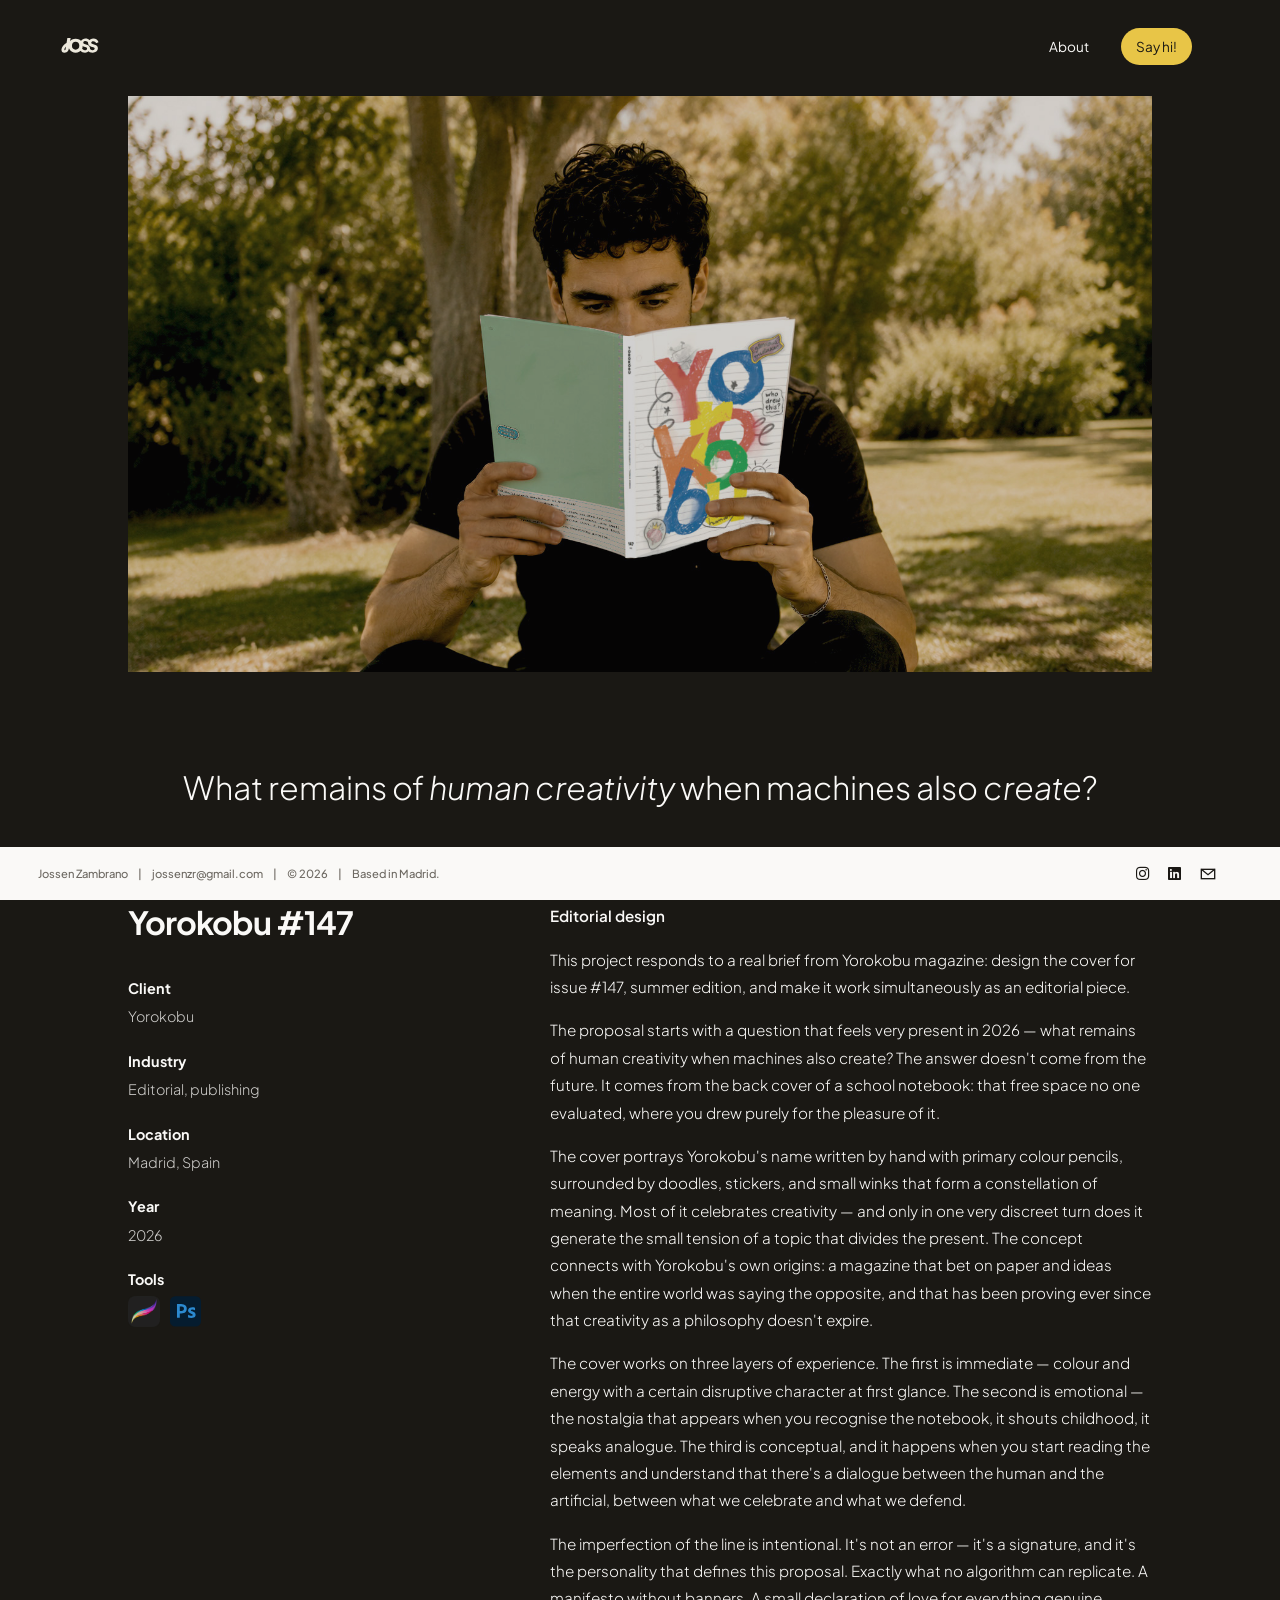
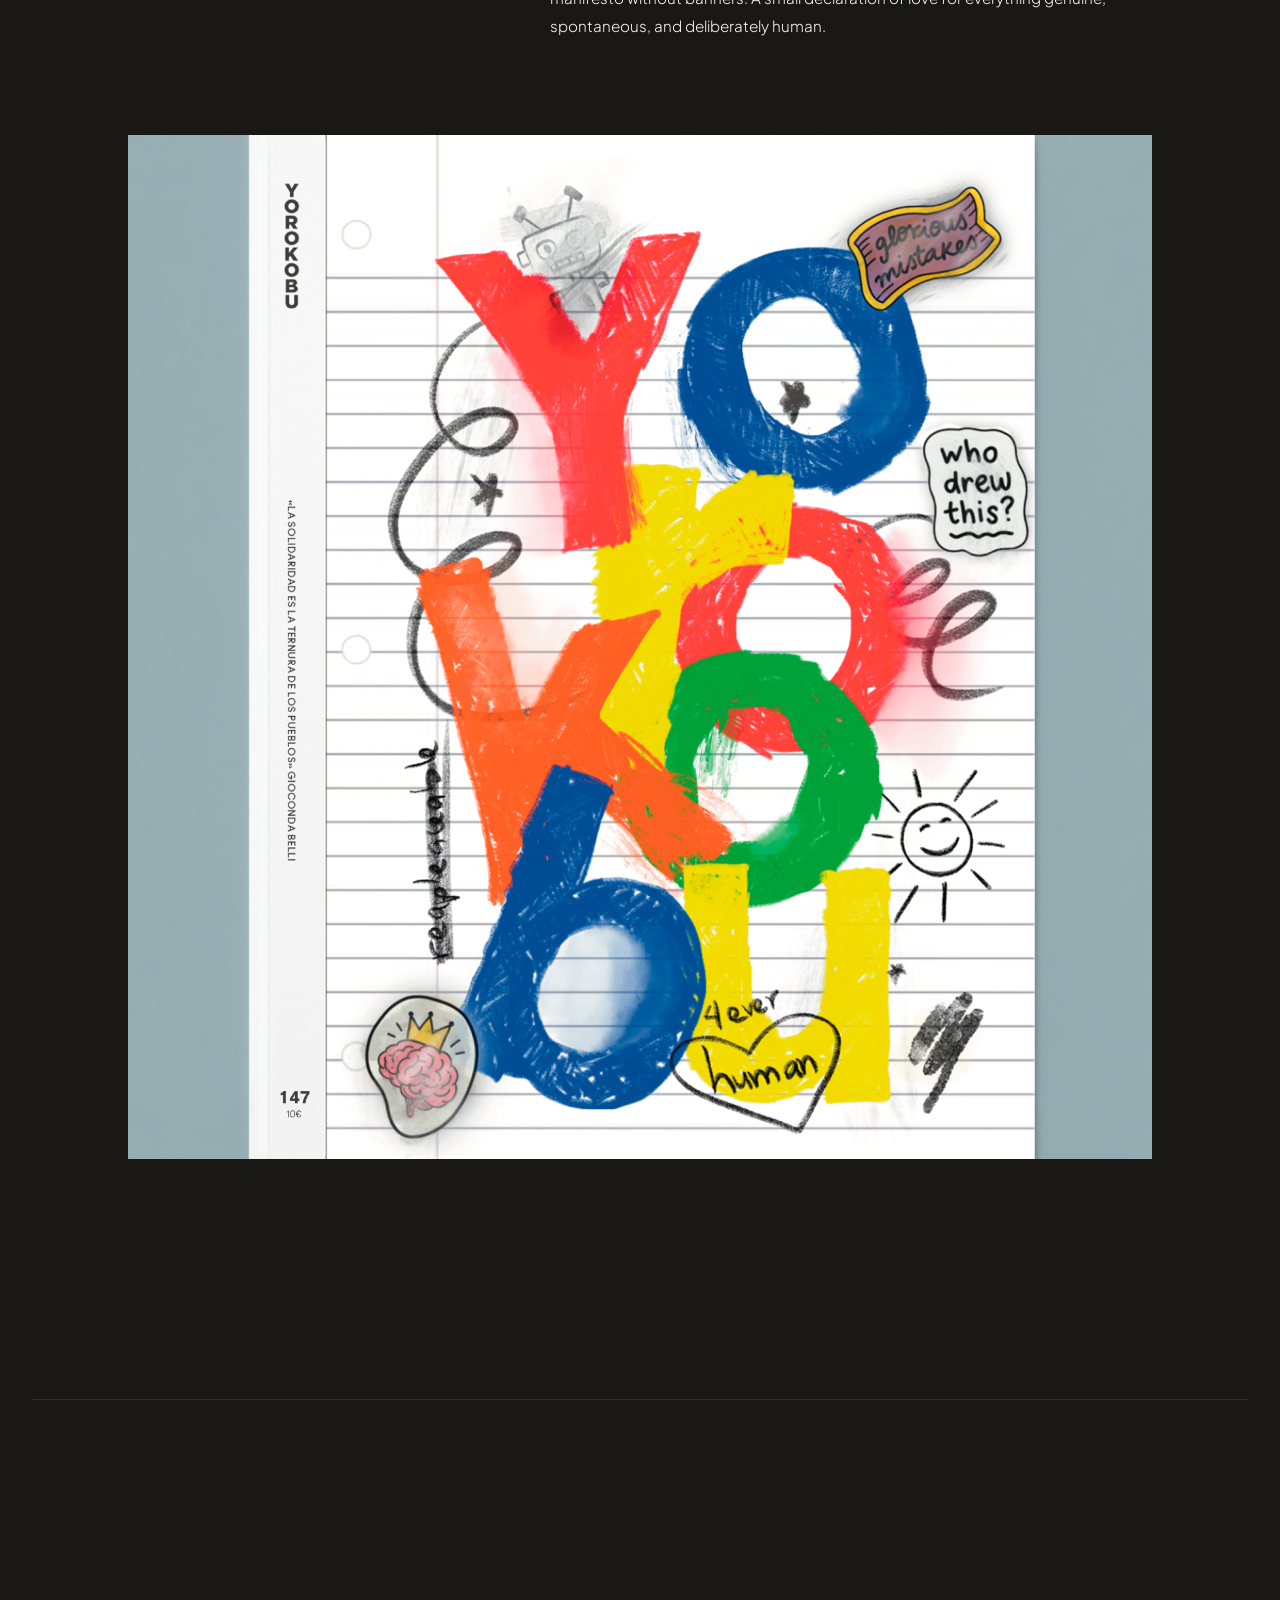
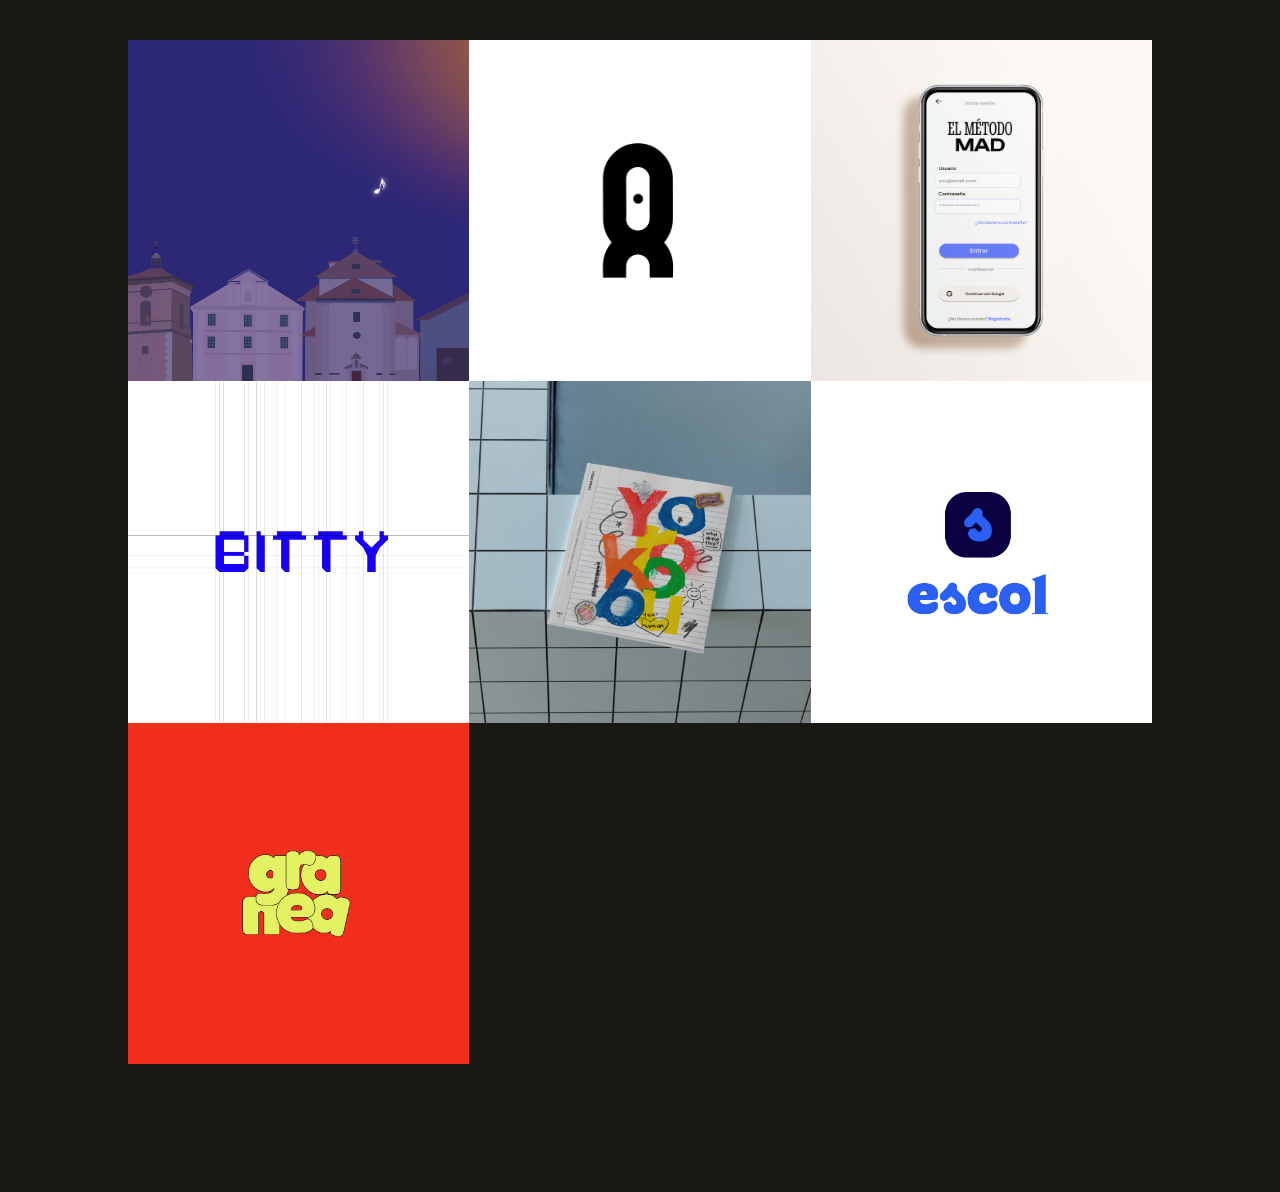
<file: proyecto5.html>
<!doctype html>
<!--
	Phantom by HTML5 UP
	html5up.net | @ajlkn
	Free for personal and commercial use under the CCA 3.0 license (html5up.net/license)
-->
<html>
  <head>
    <!-- Google Tag Manager -->
    <script>
      (function (w, d, s, l, i) {
        w[l] = w[l] || [];
        w[l].push({ "gtm.start": new Date().getTime(), event: "gtm.js" });
        var f = d.getElementsByTagName(s)[0],
          j = d.createElement(s),
          dl = l != "dataLayer" ? "&l=" + l : "";
        j.async = true;
        j.src = "https://www.googletagmanager.com/gtm.js?id=" + i + dl;
        f.parentNode.insertBefore(j, f);
      })(window, document, "script", "dataLayer", "GTM-WMPVNZZB");
    </script>
    <!-- End Google Tag Manager -->
    <title>Portfolio</title>
    <meta charset="utf-8" />
    <meta
      name="viewport"
      content="width=device-width, initial-scale=1, user-scalable=no"
    />
    <link
      rel="icon"
      type="image/png"
      href="images/favicon/favicon-96x96.png"
      sizes="96x96"
    />
    <link rel="icon" type="image/svg+xml" href="images/favicon/favicon.svg" />
    <link rel="shortcut icon" href="images/favicon/favicon.ico" />
    <link
      rel="apple-touch-icon"
      sizes="180x180"
      href="images/favicon/apple-touch-icon.png"
    />
    <meta name="apple-mobile-web-app-title" content="MyWebSite" />
    <meta name="theme-color" content="#1A1814" />
    <link rel="manifest" href="images/favicon/site.webmanifest" />
    <link rel="stylesheet" href="assets/css/main.css" />
    <noscript><link rel="stylesheet" href="assets/css/noscriptss" /></noscript>
  </head>
  <body class="is-preload home">
    <!-- Google Tag Manager (noscript) -->
    <noscript
      ><iframe
        src="https://www.googletagmanager.com/ns.html?id=GTM-WMPVNZZB"
        height="0"
        width="0"
        style="display: none; visibility: hidden"
      ></iframe
    ></noscript>
    <!-- End Google Tag Manager (noscript) -->
    <!-- Wrapper -->
    <div id="wrapper">
      <!-- Header -->
      <header id="header">
        <div class="inner">
          <!-- Logo -->
          <a href="index.html" class="logo" aria-label="JOSS"
            ><span class="logo-mark"></span
          ></a>

          <!-- Nav -->
          <nav>
            <ul>
              <li><a href="aboutme.html">About</a></li>
              <li><a href="sayhello.html" class="say-hello">Say hi!</a></li>
            </ul>
          </nav>
          <button class="hamburger" id="hamburger" aria-label="Menu">
            <span></span>
            <span></span>
            <span></span>
          </button>
          <a
            href="sayhello.html#sayhello-form"
            class="header-msg icon fa-envelope"
            aria-label="Say hi"
            ><span class="label">Say hi</span></a
          >
        </div>
      </header>

      <!-- Main -->
      <div id="main">
        <div class="inner">
          <!-- Cover image -->
          <div class="project-cover">
            <img src="images/proyecto5/mock_up_yorokbu.jpg" alt="Proyecto 5" />
          </div>

          <!-- Project tagline -->
          <div class="project-tagline">
            <p>
              What remains of <em>human creativity</em> when machines also
              <em>create</em>?
            </p>
          </div>

          <!-- Description -->
          <div class="project-description">
            <div class="project-description-meta">
              <h1>Yorokobu #147</h1>
              <dl>
                <dt>Client</dt>
                <dd>Yorokobu</dd>

                <dt>Industry</dt>
                <dd>Editorial, publishing</dd>

                <dt>Location</dt>
                <dd>Madrid, Spain</dd>

                <dt>Year</dt>
                <dd>2026</dd>

                <dt>Tools</dt>
                <dd class="tools-icons">
                  <img
                    src="images/icons/procreate.png"
                    alt="Procreate"
                    class="tool-icon"
                  />
                  <img
                    src="images/icons/photoshop.svg"
                    alt="Adobe Photoshop"
                    class="tool-icon"
                  />
                </dd>
              </dl>
            </div>
            <div class="project-description-body">
              <p class="project-description-tagline">Editorial design</p>
              <p>
                This project responds to a real brief from Yorokobu magazine:
                design the cover for issue #147, summer edition, and make it
                work simultaneously as an editorial piece.
              </p>
              <p>
                The proposal starts with a question that feels very present in
                2026 — what remains of human creativity when machines also
                create? The answer doesn't come from the future. It comes from
                the back cover of a school notebook: that free space no one
                evaluated, where you drew purely for the pleasure of it.
              </p>
              <p>
                The cover portrays Yorokobu's name written by hand with primary
                colour pencils, surrounded by doodles, stickers, and small winks
                that form a constellation of meaning. Most of it celebrates
                creativity — and only in one very discreet turn does it generate
                the small tension of a topic that divides the present. The
                concept connects with Yorokobu's own origins: a magazine that
                bet on paper and ideas when the entire world was saying the
                opposite, and that has been proving ever since that creativity
                as a philosophy doesn't expire.
              </p>
              <p>
                The cover works on three layers of experience. The first is
                immediate — colour and energy with a certain disruptive
                character at first glance. The second is emotional — the
                nostalgia that appears when you recognise the notebook, it
                shouts childhood, it speaks analogue. The third is conceptual,
                and it happens when you start reading the elements and
                understand that there's a dialogue between the human and the
                artificial, between what we celebrate and what we defend.
              </p>
              <p>
                The imperfection of the line is intentional. It's not an error —
                it's a signature, and it's the personality that defines this
                proposal. Exactly what no algorithm can replicate. A manifesto
                without banners. A small declaration of love for everything
                genuine, spontaneous, and deliberately human.
              </p>
            </div>
          </div>

          <!-- Image gallery -->
          <div class="project-section">
            <div class="image-grid">
              <img src="images/proyecto5/mockup1-01.png" alt="" />
            </div>
          </div>

          <!-- More projects -->
          <section class="more-projects">
            <div class="tiles">
              <article class="style1">
                <span class="image">
                  <img src="images/proyecto1/teaser.png" alt="" />
                </span>
                <a href="proyecto1.html">
                  <h2>Noches de Verano</h2>
                  <div class="content">
                    <p>Festival identity</p>
                  </div>
                </a>
              </article>
              <article class="style2">
                <span class="image">
                  <img src="images/proyecto2/simbolo.jpg" alt="" />
                </span>
                <a href="proyecto2.html">
                  <h2>Audiosistemas</h2>
                  <div class="content">
                    <p>Brand identity</p>
                  </div>
                </a>
              </article>
              <article class="style4">
                <span class="image">
                  <img src="images/proyecto4/portada_metodomad.png" alt="" />
                </span>
                <a href="proyecto4.html">
                  <h2>Método MAD</h2>
                  <div class="content">
                    <p>UX/UI Case study</p>
                  </div>
                </a>
              </article>
              <article class="style3">
                <span class="image">
                  <img src="images/proyecto3/teaser-28.png" alt="" />
                </span>
                <a href="proyecto3.html">
                  <h2>Bitty Typeface</h2>
                  <div class="content">
                    <p>Pixel Font</p>
                  </div>
                </a>
              </article>
              <article class="style7">
                <span class="image">
                  <img src="images/proyecto5/yorokobu_tile.jpg" alt="" />
                </span>
                <a href="proyecto5.html">
                  <h2>Yorokobu: La tapa trasera</h2>
                  <div class="content">
                    <p>Editorial design</p>
                  </div>
                </a>
              </article>
              <article class="style5">
                <span class="image">
                  <img src="images/proyecto6/portada_escol.jpg" alt="" />
                </span>
                <a href="comingsoon.html">
                  <h2>Escol App<span class="tile-lock">🔒</span></h2>
                  <div class="content">
                    <p>UX Case study</p>
                  </div>
                </a>
              </article>
              <article class="style6">
                <span class="image">
                  <img src="images/proyecto7/portada_granea.jpg" alt="" />
                </span>
                <a href="comingsoon.html">
                  <h2>Granea<span class="tile-lock">🔒</span></h2>
                  <div class="content">
                    <p>Branding Strategy</p>
                  </div>
                </a>
              </article>
            </div>
            <div class="more-projects-cta">
              <a href="index.html" class="button primary submit-cta"
                >See all projects</a
              >
            </div>
          </section>
        </div>
      </div>

      <!-- Footer -->
      <footer id="footer">
        <div class="inner">
          <div class="footer-bottom">
            <ul class="copyright">
              <li>
                Jossen Zambrano<span class="footer-extra">
                  &nbsp;&nbsp;&nbsp;&nbsp;|&nbsp;&nbsp;&nbsp;&nbsp;
                  jossenzr@gmail.com</span
                >
                &nbsp;&nbsp;&nbsp;&nbsp;|&nbsp;&nbsp;&nbsp;&nbsp; &copy;
                2026<span class="footer-extra">
                  &nbsp;&nbsp;&nbsp;&nbsp;|&nbsp;&nbsp;&nbsp;&nbsp; Based in
                  Madrid.</span
                >
              </li>
            </ul>
            <section class="footer-social">
              <ul class="icons">
                <li>
                  <a
                    href="https://www.instagram.com/hellojossi"
                    target="_blank"
                    rel="noopener"
                    class="icon brands style2 fa-instagram"
                    ><span class="label">Instagram</span></a
                  >
                </li>
                <li>
                  <a
                    href="https://www.linkedin.com/in/jossenz"
                    target="_blank"
                    rel="noopener"
                    class="icon brands style2 fa-linkedin"
                    ><span class="label">LinkedIn</span></a
                  >
                </li>
                <li>
                  <a
                    href="mailto:jossenzr@gmail.com"
                    class="icon style2 fa-envelope"
                    aria-label="Say hi"
                    ><span class="label">Say hi</span></a
                  >
                </li>
              </ul>
            </section>
          </div>
        </div>
      </footer>
    </div>

    <!-- Scripts -->
    <script src="assets/js/jquery.min.js"></script>
    <script src="assets/js/browser.min.js"></script>
    <script src="assets/js/breakpoints.min.js"></script>
    <script src="assets/js/util.js"></script>
    <script src="assets/js/main.js"></script>
    <script src="assets/js/hamburger.js"></script>
  </body>
</html>
</file>
<file: assets/css/main.css>
﻿@import url(fontawesome-all.min.css);
@import url("https://fonts.googleapis.com/css?family=Source+Sans+Pro:300,700,900");

@font-face {
	font-family: "Plus Jakarta Sans";
	src: url("../webfonts/Plus_Jakarta_Sans/PlusJakartaSans-VariableFont_wght.ttf") format("truetype");
	font-weight: 200 800;
	font-style: normal;
}

@font-face {
	font-family: "Plus Jakarta Sans";
	src: url("../webfonts/Plus_Jakarta_Sans/PlusJakartaSans-Italic-VariableFont_wght.ttf") format("truetype");
	font-weight: 200 800;
	font-style: italic;
}

/*
	Phantom by HTML5 UP
	html5up.net | @ajlkn
	Free for personal and commercial use under the CCA 3.0 license (html5up.net/license)
*/

html, body, div, span, applet, object,
iframe, h1, h2, h3, h4, h5, h6, p, blockquote,
pre, a, abbr, acronym, address, big, cite,
code, del, dfn, em, img, ins, kbd, q, s, samp,
small, strike, strong, sub, sup, tt, var, b,
u, i, center, dl, dt, dd, ol, ul, li, fieldset,
form, label, legend, table, caption, tbody,
tfoot, thead, tr, th, td, article, aside,
canvas, details, embed, figure, figcaption,
footer, header, hgroup, menu, nav, output, ruby,
section, summary, time, mark, audio, video {
	margin: 0;
	padding: 0;
	border: 0;
	font-size: 100%;
	font: inherit;
	vertical-align: baseline;}

article, aside, details, figcaption, figure,
footer, header, hgroup, menu, nav, section {
	display: block;}

body {
	line-height: 1;
}

ol, ul {
	list-style: none;
}

blockquote, q {
	quotes: none;
}

	blockquote:before, blockquote:after, q:before, q:after {
		content: '';
		content: none;
	}

table {
	border-collapse: collapse;
	border-spacing: 0;
}

body {
	-webkit-text-size-adjust: none;
}

mark {
	background-color: transparent;
	color: inherit;
}

input::-moz-focus-inner {
	border: 0;
	padding: 0;
}

input, select, textarea {
	-moz-appearance: none;
	-webkit-appearance: none;
	-ms-appearance: none;
	appearance: none;
}

/* Basic */

	@-ms-viewport {
		width: device-width;
	}

	body {
		-ms-overflow-style: scrollbar;
	}

	@media screen and (max-width: 480px) {

		html, body {
			min-width: 320px;
		}

	}

	html {
		box-sizing: border-box;
		background: #1A1814;
		overscroll-behavior-y: none;
	}

	*, *:before, *:after {
		box-sizing: inherit;
	}

	body {
		background: #F5F0E8;
		overscroll-behavior-y: none;
	}

	/* Dark theme — applied site-wide via the "home" body class */
	body.home {
		background: #1A1814;
		color: #FAF9F7;
	}

	/* Header: blended/transparent at top, off-white sticky pill once scrolled.
	   The frosted background lives on ::before (not on #header itself) because
	   backdrop-filter on #header would make it the containing block for its
	   fixed-position mobile menu (nav), breaking that menu's full-viewport
	   positioning and leaking a sliver of its background above the pill. */
	body.home #header {
		background: transparent;
		box-shadow: none;
		transition: box-shadow 0.3s ease;
	}

	body.home #header::before {
		content: '';
		position: absolute;
		inset: 0;
		border-radius: inherit;
		background: rgba(227, 216, 242, 0.5);
		opacity: 0;
		-webkit-backdrop-filter: blur(22px) saturate(140%);
		backdrop-filter: blur(22px) saturate(140%);
		transition: opacity 0.3s ease;
		z-index: -1;
		pointer-events: none;
	}

	body.home #header.scrolled {
		box-shadow: 0 6px 24px rgba(26, 24, 20, 0.12);
	}

	body.home #header.scrolled::before {
		opacity: 1;
	}

	/* Logo swaps with header state (all widths).
	   The logo is an SVG rendered via CSS mask, tinted with currentColor —
	   so it picks up Pergamino on the dark bar and Ink once scrolled. */
	body.home #header .logo {
		color: #ECE8DC;
	}

	body.home #header.scrolled .logo,
	body.home #header.menu-open .logo {
		color: #1A1814;
	}

	/* SVG logo flips from Pergamino to Ink on the light (scrolled) bar */
	body.home #header.scrolled .logo-mark,
	body.home #header.menu-open .logo-mark {
		filter: brightness(0);
	}

	/* Hamburger swaps with header state (mobile) */
	body.home #header .hamburger span {
		background: #FAF9F7;
	}

	body.home #header.scrolled .hamburger span,
	body.home #header.menu-open .hamburger span {
		background: #1A1814;
	}

	/* Nav links + CTA swap only where the nav is a bar (tablet/desktop) */
	@media screen and (min-width: 737px) {

		/* Nav group (About + Say hi) aligned to the right, mirroring the
		   logo's 2em inset on the left */
		body.home #header .inner {
			justify-content: flex-end;
		}

		body.home #header nav {
			margin-right: 2em;
		}

		body.home #header nav ul li a {
			color: #FAF9F7;
		}

		body.home #header.scrolled nav ul li a {
			color: #1A1814;
		}

		body.home #header.scrolled nav ul li a:hover {
			color: #FAF9F7 !important;
		}

		/* Current-page (active) link behaves like the others — no purple */
		body.home #header nav ul li a.active {
			color: #FAF9F7 !important;
			font-weight: 400;
			text-decoration: underline;
			text-underline-offset: 4px;
		}

		body.home #header nav ul li a.active:hover {
			color: #FAF9F7 !important;
		}

		body.home #header.scrolled nav ul li a.active {
			color: #1A1814 !important;
		}

		body.home #header.scrolled nav ul li a.active:hover {
			color: #FAF9F7 !important;
		}

		/* Filled pill CTA — Honey on the dark bar */
		body.home #header nav ul li a.say-hello {
			background: #E8C547;
			box-shadow: none;
			color: #1A1814;
			font-weight: 400;
			text-decoration: none;
		}

		body.home #header nav ul li a.say-hello:hover {
			background: #f0d264;
			color: #1A1814 !important;
			box-shadow: none;
			text-decoration: none;
		}

		/* Filled pill CTA — Ink on the honey bar */
		body.home #header.scrolled nav ul li a.say-hello {
			background: #1A1814;
			box-shadow: none;
			color: #FAF9F7;
		}

		body.home #header.scrolled nav ul li a.say-hello:hover {
			background: #2e2a25;
			color: #FAF9F7 !important;
			box-shadow: none;
			text-decoration: none;
		}

	}

	/* Say hi CTA arrow: Ink on the violet button, off-white on the Ink button */
	body.home #header nav ul li a.say-hello::after {
		color: #1A1814;
	}

	body.home #header.scrolled nav ul li a.say-hello::after {
		color: #FAF9F7;
	}

	/* Footer in off-white */
	body.home #footer {
		background-color: #FAF9F7;
	}

	/* Tiles sit flush against each other — no shadow to break the mosaic */
	body.home .tiles article {
		box-shadow: none;
	}

	/* Other pages: flip dark content text to off-white on the dark theme */
	body.home .about-heading,
	body.home .about-text p,
	body.home .sayhello-sub,
	body.home .sayhello-form-label,
	body.home .sayhello-field-label {
		color: #FAF9F7;
	}

	/* About name label in the brand purple */
	body.home .about-label {
		color: #A599F2;
	}

	/* Keep Ink text where it sits on a light (honey) element */
	body.home .sayhello-highlight {
		color: #1A1814;
	}

	/* Per-page nav hover colour (About / Archive) */
	body.p2 #header nav ul li a:not(.say-hello):hover {
		color: #FAF9F7 !important;
	}

	body.p2 #header.scrolled nav ul li a:not(.say-hello):hover {
		color: #FAF9F7 !important;
	}

	body.p3 #header nav ul li a:not(.say-hello):hover,
	body.p3 #header.scrolled nav ul li a:not(.say-hello):hover {
		color: #FAF9F7 !important;
	}

	/* Already on the Say hi page: hide the CTA in the nav (desktop/tablet only —
	   on mobile it stays in the drawer so there's still a way back to the page). */
	@media screen and (min-width: 737px) {

		body.sayhi #header nav ul li:last-child {
			display: none;
		}

	}

		body.is-preload *, body.is-preload *:before, body.is-preload *:after {
			-moz-animation: none !important;
			-webkit-animation: none !important;
			-ms-animation: none !important;
			animation: none !important;
			-moz-transition: none !important;
			-webkit-transition: none !important;
			-ms-transition: none !important;
			transition: none !important;
		}

/* Type */

	body, input, select, textarea {
		color: #585858;
		font-family: "Plus Jakarta Sans", "Source Sans Pro", Helvetica, sans-serif;
		font-size: 16pt;
		font-weight: 300;
		line-height: 1.75;
	}

		@media screen and (max-width: 1680px) {

			body, input, select, textarea {
				font-size: 14pt;
			}

		}

		@media screen and (max-width: 1280px) {

			body, input, select, textarea {
				font-size: 12pt;
			}

		}

	a {
		-moz-transition: border-bottom-color 0.2s ease, color 0.2s ease;
		-webkit-transition: border-bottom-color 0.2s ease, color 0.2s ease;
		-ms-transition: border-bottom-color 0.2s ease, color 0.2s ease;
		transition: border-bottom-color 0.2s ease, color 0.2s ease;
		text-decoration: none;
		color: #585858;
		border-bottom: dotted 1px rgba(88, 88, 88, 0.5);
	}

		a:hover {
			border-bottom-color: transparent;
			color: #f2849e !important;
		}

	strong, b {
		font-weight: 900;
	}

	em, i {
		font-style: italic;
	}

	p {
		margin: 0 0 2em 0;
	}

	h1 {
		font-size: 2.75em;
		font-weight: 700;
		line-height: 1.3;
		margin: 0 0 1em 0;
		letter-spacing: -0.035em;
	}

		h1 a {
			color: inherit;
		}

		@media screen and (max-width: 736px) {

			h1 {
				font-size: 2em;
				margin: 0 0 1em 0;
			}

		}

		@media screen and (max-width: 360px) {

			h1 {
				font-size: 1.75em;
			}

		}

	h2 {
		font-weight: 900;
		line-height: 1.5;
		margin: 0 0 2em 0;
		text-transform: uppercase;
		letter-spacing: 0.35em;
		font-size: 1.1em;
	}

		h2 a {
			color: inherit;
		}

	@media screen and (max-width: 980px) {

		h1 br, h2 br {
			display: none;
		}

	}

	@media screen and (max-width: 736px) {

		h2 {
			font-size: 1em;
		}

	}

/* Icon */

	.icon {
		text-decoration: none;
		border-bottom: none;
		position: relative;
	}

		.icon:before {
			-moz-osx-font-smoothing: grayscale;
			-webkit-font-smoothing: antialiased;
			display: inline-block;
			font-style: normal;
			font-variant: normal;
			text-rendering: auto;
			line-height: 1;
			text-transform: none !important;
			font-family: 'Font Awesome 5 Free';
			font-weight: 400;
		}

		.icon > .label {
			display: none;
		}

		.icon:before {
			line-height: inherit;
		}

		.icon.brands:before {
			font-family: 'Font Awesome 5 Brands';
		}

		.icon.style2 {
			-moz-transition: background-color 0.2s ease-in-out, color 0.2s ease-in-out, border-color 0.2s ease-in-out;
			-webkit-transition: background-color 0.2s ease-in-out, color 0.2s ease-in-out, border-color 0.2s ease-in-out;
			-ms-transition: background-color 0.2s ease-in-out, color 0.2s ease-in-out, border-color 0.2s ease-in-out;
			transition: background-color 0.2s ease-in-out, color 0.2s ease-in-out, border-color 0.2s ease-in-out;
			background-color: transparent;
			border: solid 1px #c9c9c9;
			border-radius: 4px;
			width: 2.65em;
			height: 2.65em;
			display: inline-block;
			text-align: center;
			line-height: 2.65em;
			color: inherit;
		}

			.icon.style2:before {
				font-size: 1.1em;
			}

			.icon.style2 {
				border: none;
				width: auto;
				height: auto;
				line-height: inherit;
			}

			.icon.style2:hover {
				color: #A599F2 !important;
				border-color: transparent;
			}

			.icon.style2:active {
				background-color: transparent;
			}

/* List */

	ol {
		list-style: decimal;
		margin: 0 0 2em 0;
		padding-left: 1.25em;
	}

		ol li {
			padding-left: 0.25em;
		}

	ul {
		list-style: disc;
		margin: 0 0 2em 0;
		padding-left: 1em;
	}

		ul li {
			padding-left: 0.5em;
		}

	dl {
		margin: 0 0 2em 0;
	}

		dl dt {
			display: block;
			font-weight: 900;
			margin: 0 0 1em 0;
		}

		dl dd {
			margin-left: 2em;
		}

/* Actions */

	ul.actions {
		display: -moz-flex;
		display: -webkit-flex;
		display: -ms-flex;
		display: flex;
		cursor: default;
		list-style: none;
		margin-left: -1em;
		padding-left: 0;
	}

		ul.actions li {
			padding: 0 0 0 1em;
			vertical-align: middle;
		}

/* Icons */

	ul.icons {
		cursor: default;
		list-style: none;
		padding-left: 0;
		margin: -1em 0 2em -1em;
	}

		ul.icons li {
			display: inline-block;
			padding: 1em 0 0 1em;
		}

/* Form */

	form {
		margin: 0 0 2em 0;
		overflow-x: hidden;
	}

		form > :last-child {
			margin-bottom: 0;
		}

		form > .fields {
			display: -moz-flex;
			display: -webkit-flex;
			display: -ms-flex;
			display: flex;
			-moz-flex-wrap: wrap;
			-webkit-flex-wrap: wrap;
			-ms-flex-wrap: wrap;
			flex-wrap: wrap;
			width: calc(100% + 3em);
			margin: -1.5em 0 2em -1.5em;
		}

			form > .fields > .field {
				-moz-flex-grow: 0;
				-webkit-flex-grow: 0;
				-ms-flex-grow: 0;
				flex-grow: 0;
				-moz-flex-shrink: 0;
				-webkit-flex-shrink: 0;
				-ms-flex-shrink: 0;
				flex-shrink: 0;
				padding: 1.5em 0 0 1.5em;
				width: calc(100% - 1.5em);
			}

				form > .fields > .field.half {
					width: calc(50% - 0.75em);
				}

				form > .fields > .field.third {
					width: calc(100%/3 - 0.5em);
				}

				form > .fields > .field.quarter {
					width: calc(25% - 0.375em);
				}

		@media screen and (max-width: 480px) {

			form > .fields {
				width: calc(100% + 3em);
				margin: -1.5em 0 2em -1.5em;
			}

				form > .fields > .field {
					padding: 1.5em 0 0 1.5em;
					width: calc(100% - 1.5em);
				}

					form > .fields > .field.half {
						width: calc(100% - 1.5em);
					}

					form > .fields > .field.third {
						width: calc(100% - 1.5em);
					}

					form > .fields > .field.quarter {
						width: calc(100% - 1.5em);
					}

		}

	label {
		display: block;
		font-size: 0.9em;
		font-weight: 900;
		margin: 0 0 1em 0;
	}

	input[type="text"],
	input[type="password"],
	input[type="email"],
	input[type="tel"],
	textarea {
		-moz-appearance: none;
		-webkit-appearance: none;
		-ms-appearance: none;
		appearance: none;
		background-color: transparent;
		border: none;
		border-radius: 0;
		border-bottom: solid 1px #c9c9c9;
		color: inherit;
		display: block;
		outline: 0;
		padding: 0;
		text-decoration: none;
		width: 100%;
	}

		input[type="text"]:invalid,
		input[type="password"]:invalid,
		input[type="email"]:invalid,
		input[type="tel"]:invalid,
		textarea:invalid {
			box-shadow: none;
		}

		input[type="text"]:focus,
		input[type="password"]:focus,
		input[type="email"]:focus,
		input[type="tel"]:focus,
		textarea:focus {
			border-bottom-color: #A599F2;
			box-shadow: inset 0 -1px 0 0 #A599F2;
		}

	/*input[type="text"],
	input[type="password"],
	input[type="email"] {
		height: em;
	} */

	textarea {
		padding: 0;
		min-height: 3.75em;
	}

/* Image */

	.image {
		border-radius: 4px;
		border: 0;
		display: inline-block;
		position: relative;
	}

		.image img {
			border-radius: 4px;
			display: block;
		}

/* Button */

	input[type="submit"],
	input[type="reset"],
	input[type="button"],
	button,
	.button {
		-moz-appearance: none;
		-webkit-appearance: none;
		-ms-appearance: none;
		appearance: none;
		-moz-transition: background-color 0.2s ease-in-out, color 0.2s ease-in-out, box-shadow 0.2s ease-in-out;
		-webkit-transition: background-color 0.2s ease-in-out, color 0.2s ease-in-out, box-shadow 0.2s ease-in-out;
		-ms-transition: background-color 0.2s ease-in-out, color 0.2s ease-in-out, box-shadow 0.2s ease-in-out;
		transition: background-color 0.2s ease-in-out, color 0.2s ease-in-out, box-shadow 0.2s ease-in-out;
		background-color: transparent;
		border-radius: 4px;
		border: 0;
		box-shadow: inset 0 0 0 2px #585858;
		color: #585858 !important;
		cursor: pointer;
		display: inline-block;
		font-size: 0.8em;
		font-weight: 900;
		height: 3.5em;
		letter-spacing: 0.35em;
		line-height: 3.45em;
		overflow: hidden;
		padding: 0 1.25em 0 1.6em;
		text-align: center;
		text-decoration: none;
		text-overflow: ellipsis;
		text-transform: uppercase;
		white-space: nowrap;
	}

		input[type="submit"].icon:before,
		input[type="reset"].icon:before,
		input[type="button"].icon:before,
		button.icon:before,
		.button.icon:before {
			margin-right: 0.5em;
		}

		input[type="submit"].fit,
		input[type="reset"].fit,
		input[type="button"].fit,
		button.fit,
		.button.fit {
			width: 100%;
		}

		input[type="submit"]:hover,
		input[type="reset"]:hover,
		input[type="button"]:hover,
		button:hover,
		.button:hover {
			color: #f2849e !important;
			box-shadow: inset 0 0 0 2px #f2849e;
		}

		input[type="submit"]:active,
		input[type="reset"]:active,
		input[type="button"]:active,
		button:active,
		.button:active {
			background-color: rgba(242, 132, 158, 0.1);
		}

		input[type="submit"].primary,
		input[type="reset"].primary,
		input[type="button"].primary,
		button.primary,
		.button.primary {
			box-shadow: none;
			background-color: #E8C547;
			color: #1A1814 !important;
			border-radius: 2em;
		}

			input[type="submit"].primary:hover,
			input[type="reset"].primary:hover,
			input[type="button"].primary:hover,
			button.primary:hover,
			.button.primary:hover {
				background-color: #A599F2;
				box-shadow: 0 4px 16px rgba(165, 153, 242, 0.4);
				color: #ffffff !important;
			}

			input[type="submit"].primary:active,
			input[type="reset"].primary:active,
			input[type="button"].primary:active,
			button.primary:active,
			.button.primary:active {
				background-color: #8a7de0;
			}

		input[type="submit"].disabled, input[type="submit"]:disabled,
		input[type="reset"].disabled,
		input[type="reset"]:disabled,
		input[type="button"].disabled,
		input[type="button"]:disabled,
		button.disabled,
		button:disabled,
		.button.disabled,
		.button:disabled {
			pointer-events: none;
			opacity: 0.25;
		}

/* Tiles */

	.tiles {
		display: grid;
		grid-template-columns: 1fr 1fr 1fr;
		gap: 0;
		max-width: 94%;
		margin: 0 auto;
	}

		.tiles article {
			-moz-transition: -moz-transform 0.5s ease, opacity 0.5s ease;
			-webkit-transition: -webkit-transform 0.5s ease, opacity 0.5s ease;
			-ms-transition: -ms-transform 0.5s ease, opacity 0.5s ease;
			transition: transform 0.5s ease, opacity 0.5s ease;
			position: relative;
			width: auto;
			margin: 0;
			aspect-ratio: 1 / 1;
			border-radius: 0;
			box-shadow: none;
			overflow: hidden;
		}

			.tiles article > .image {
				position: absolute;
				top: 0;
				left: 0;
				width: 100%;
				height: 100%;
				display: block;
				border-radius: 0;
				overflow: hidden;
			}

				.tiles article > .image img {
					display: block;
					width: 100%;
					height: 100%;
					object-fit: cover;
					border-radius: 0;
				}

				/* Uniform dark scrim, same intensity on every tile: appears
				   instantly on hover (no fade) so the photo stays legible
				   underneath instead of being replaced/blurred (matches
				   lisasuefischer.com) */
				.tiles article > .image:before {
					pointer-events: none;
					content: '';
					display: block;
					position: absolute;
					top: 0;
					left: 0;
					width: 100%;
					height: 100%;
					background-color: rgba(0, 0, 0, 0.65);
					opacity: 0;
					z-index: 1;
				}

				.tiles article > .image:after {
					pointer-events: none;
					-moz-transition: opacity 0.5s ease;
					-webkit-transition: opacity 0.5s ease;
					-ms-transition: opacity 0.5s ease;
					transition: opacity 0.5s ease;
					content: '';
					display: block;
					position: absolute;
					top: 0;
					left: 0;
					width: 100%;
					height: 100%;
					background-image: url("data:image/svg+xml;charset=utf8,%3Csvg xmlns='http://www.w3.org/2000/svg' width='100' height='100' viewBox='0 0 100 100' preserveAspectRatio='none'%3E%3Cstyle%3Eline %7B stroke-width: 0.25px%3B stroke: %23ffffff%3B %7D%3C/style%3E%3Cline x1='0' y1='0' x2='100' y2='100' /%3E%3Cline x1='100' y1='0' x2='0' y2='100' /%3E%3C/svg%3E");
					background-position: center;
					background-repeat: no-repeat;
					background-size: 100% 100%;
					opacity: 0;
					z-index: 2;
				}

			/* Name + type appear instantly with the scrim (no fade), then
			   ease up slightly into place — matches lisasuefischer.com */
			.tiles article > a {
				display: -moz-flex;
				display: -webkit-flex;
				display: -ms-flex;
				display: flex;
				-moz-flex-direction: column;
				-webkit-flex-direction: column;
				-ms-flex-direction: column;
				flex-direction: column;
				-moz-align-items: flex-start;
				-webkit-align-items: flex-start;
				-ms-align-items: flex-start;
				align-items: flex-start;
				-moz-justify-content: flex-end;
				-webkit-justify-content: flex-end;
				-ms-justify-content: flex-end;
				justify-content: flex-end;
				-moz-transition: -moz-transform 0.35s cubic-bezier(0.22, 1, 0.36, 1);
				-webkit-transition: -webkit-transform 0.35s cubic-bezier(0.22, 1, 0.36, 1);
				-ms-transition: -ms-transform 0.35s cubic-bezier(0.22, 1, 0.36, 1);
				transition: transform 0.35s cubic-bezier(0.22, 1, 0.36, 1);
				position: absolute;
				top: 0;
				left: 0;
				width: 100%;
				height: 100%;
				padding: 1.6em;
				border-radius: 0;
				border-bottom: 0;
				color: #ffffff;
				text-align: left;
				text-decoration: none;
				z-index: 3;
				opacity: 0;
				-moz-transform: translateY(10px);
				-webkit-transform: translateY(10px);
				-ms-transform: translateY(10px);
				transform: translateY(10px);
			}

				.tiles article > a > :last-child {
					margin: 0;
				}

				.tiles article > a:hover {
					color: #ffffff !important;
				}

				/* Project name: bottom-left, sentence case, accent line below */
				.tiles article > a h2 {
					margin: 0;
					text-transform: none;
					letter-spacing: 0.05em;
					font-weight: 550;
					font-size: 1.20em;
					line-height: 1.25;
				}

				.tiles article > a h2::after {
					content: '';
					display: block;
					width: 1em;
					height: 3px;
					background: #A599F2;
					margin-top: 0.6em;
				}

				.tiles article > a .content {
					width: 100%;
					line-height: 1.5;
					margin-top: 0.5em;
				}

					/* Project type in small caps */
					.tiles article > a .content p {
						font-size: 0.60em;
						text-transform: uppercase;
						letter-spacing: 0.18em;
						font-weight: 500;
						margin: 0;
					}

					.tiles article > a .content > :last-child {
						margin-bottom: 0;
					}


			body:not(.is-touch) .tiles article:hover > .image:before {
				opacity: 1;
			}

			body:not(.is-touch) .tiles article:hover > a {
				opacity: 1;
				-moz-transform: translateY(0);
				-webkit-transform: translateY(0);
				-ms-transform: translateY(0);
				transform: translateY(0);
			}

		* + .tiles {
			margin-top: 2em;
		}

		body.is-preload .tiles article {
			-moz-transform: scale(0.9);
			-webkit-transform: scale(0.9);
			-ms-transform: scale(0.9);
			transform: scale(0.9);
			opacity: 0;
		}

		/* Touch devices have no hover: keep name/type/scrim always shown */
		body.is-touch .tiles article > a {
			opacity: 1;
			-moz-transform: translateY(0);
			-webkit-transform: translateY(0);
			-ms-transform: translateY(0);
			transform: translateY(0);
		}

		/* Touch devices show the scrim permanently (no hover to reveal it) —
		   lighter than the desktop hover veil so it doesn't sit too dark
		   at rest on mobile */
		body.is-touch .tiles article > .image:before {
			opacity: 1;
			background-color: rgba(0, 0, 0, 0.4);
		}

		/* Locked (coming soon) tiles: stay blurred everywhere */
		.tiles article.locked > .image img {
			filter: blur(6px);
			transform: scale(1.05);
		}

		/* Noches de Verano tile: nudge the crop left so the left-most tower
		   isn't cut off, and zoom in slightly so the image fully bleeds to
		   the tile edges (no hairline gap against the neighbouring tiles) */
		.tiles article.style1 > .image img {
			object-position: 8% center;
			transform: scale(1.05);
		}

		/* Lock emoji next to the project name */
		.tile-lock {
			font-size: 0.9em;
			margin-left: 0.5em;
			vertical-align: 0.04em;
		}

		@media screen and (max-width: 1280px) {

			.tiles {
				margin: 0 auto;
			}

				.tiles article {
					width: auto;
					margin: 0;
				}

		}

		@media screen and (max-width: 980px) {

			.tiles {
				margin: 0 auto;
			}

				.tiles article {
					width: auto;
					margin: 0;
				}

		}

		@media screen and (max-width: 736px) {

			.tiles {
				grid-template-columns: 1fr 1fr;
				grid-auto-rows: auto;
				gap: 0;
				max-width: 100%;
				margin: 0 auto;
			}

				.tiles article {
					width: auto;
					margin: 0;
				}

		}

		@media screen and (max-width: 480px) {

			.tiles {
				grid-template-columns: 1fr;
				grid-auto-rows: auto;
				gap: 0;
				max-width: 100%;
				margin: 0 auto;
			}

				.tiles article {
					width: auto;
					margin: 0;
				}

		}

/* Tiles scroll reveal (mobile: appear one-by-one on scroll) */

	@keyframes tileReveal {
		0%   { opacity: 0; }
		100% { opacity: 1; }
	}

	@media screen and (max-width: 736px) {

		.tiles {
			gap: 0;
		}

		.tiles article {
			opacity: 0;
			border-radius: 0;
			width: 100%;
			aspect-ratio: 1 / 1;
			height: auto;
		}

		.tiles article.reveal-in {
			animation: tileReveal 1.2s ease both;
		}

	}

/* Header */

	#header {
		position: fixed;
		top: 0.9em;
		left: 1.5em;
		right: 1.5em;
		z-index: 10000;
		background: #F5F0E8;
		border-radius: 2em;
		box-shadow: 0 6px 24px rgba(26, 24, 20, 0.1);
		padding: 0;
	}

		#header .inner {
			display: flex;
			align-items: center;
			justify-content: center;
			position: relative;
			padding: 0 2em;
			min-height: 4em;
		}

		#header .logo {
			position: absolute;
			left: 2em;
			top: 50%;
			transform: translateY(-50%);
			display: flex;
			flex-direction: column;
			line-height: 1.1;
			text-decoration: none;
			border-bottom: 0;
			color: #1A1814;
			font-size: 1em;
			font-weight: 700;
			letter-spacing: 0.05em;
			transition: color 0.2s ease;
		}

		#header .logo:hover {
			color: #A599F2 !important;
		}

		/* SVG wordmark as a background image (loads over file:// too).
		   Native fill is Pergamino; flipped to Ink via filter when scrolled. */
		#header .logo .logo-mark {
			display: block;
			width: 3em;
			height: 3em;
			background-image: url(../../images/LOGO_JOSS.svg);
			background-repeat: no-repeat;
			background-position: center;
			background-size: contain;
			transition: filter 0.2s ease;
		}

		#header nav ul {
			display: flex;
			align-items: center;
			list-style: none;
			margin: 0;
			padding: 0;
			gap: 2em;
		}

			#header nav ul li {
				padding: 0;
			}

				#header nav ul li a {
					font-size: 0.85em;
					font-weight: 400;
					color: #1A1814;
					text-decoration: none;
					border-bottom: 0;
					letter-spacing: 0;
					padding-bottom: 2px;
					transition: color 0.2s ease;
					display: inline-block;
				}

				#header nav ul li a.say-hello {
					position: relative;
					display: inline-flex;
					align-items: center;
					font-style: normal;
					font-weight: 700;
					padding: 0.5em 1.1em;
					border-radius: 2em;
					box-shadow: inset 0 0 0 2px #1A1814;
					transition: color 0.2s ease, box-shadow 0.2s ease;
				}

					#header nav ul li a.say-hello::after {
						content: '\2192';
						display: inline-block;
						max-width: 0;
						margin-left: 0;
						color: #A599F2;
						font-weight: 700;
						line-height: 1;
						opacity: 0;
						overflow: hidden;
						transform: translateX(-4px);
						transition: max-width 0.3s ease, margin-left 0.3s ease, opacity 0.25s ease, transform 0.3s ease;
					}

				#header nav ul li a:hover {
					color: #FAF9F7 !important;
					border-bottom: none !important;
					text-decoration: underline;
					text-underline-offset: 4px;
				}

				#header nav ul li a.say-hello:hover {
					box-shadow: inset 0 0 0 2px #A599F2;
					text-decoration: none;
				}

					#header nav ul li a.say-hello:hover::after {
						max-width: 1.5em;
						margin-left: 0.5em;
						opacity: 1;
						transform: translateX(0);
					}

				#header nav ul li a.active {
					color: #A599F2 !important;
					font-weight: 600;
					text-decoration: underline;
					text-underline-offset: 4px;
				}

/* Hamburger button */

	.hamburger {
		display: none;
		flex-direction: column;
		align-items: center;
		justify-content: center;
		gap: 5px;
		width: 26px;
		height: 26px;
		background: none;
		border: none;
		outline: none;
		cursor: pointer;
		padding: 0;
		z-index: 1001;
		box-shadow: none;
	}

	.hamburger:hover,
	.hamburger:active,
	.hamburger:focus,
	.hamburger:focus-visible {
		outline: none;
		box-shadow: none;
	}

	.hamburger span {
		display: block;
		width: 22px;
		height: 2px;
		background: #1A1814;
		border-radius: 2px;
		transition: transform 0.3s ease, opacity 0.3s ease;
	}

	.hamburger.is-open span:nth-child(1) {
		transform: translateY(6px) rotate(45deg);
	}

	.hamburger.is-open span:nth-child(2) {
		opacity: 0;
	}

	.hamburger.is-open span:nth-child(3) {
		transform: translateY(-6px) rotate(-45deg);
	}

	/* Header message icon */

	.header-msg {
		display: none;
		align-items: center;
		justify-content: center;
		width: 26px;
		height: 26px;
		color: #1A1814;
		font-size: 22px;
		line-height: 1;
		z-index: 1001;
		transition: color 0.2s ease;
	}

	.header-msg:hover {
		color: #A599F2 !important;
	}

	@media screen and (max-width: 736px) {

		#header .inner {
			padding: 0 1.2em;
			min-height: 0;
			height: 1.2em;
			position: relative;
			justify-content: flex-end;
		}

		#header .logo {
			position: absolute;
			left: 1.7em;
			top: 50%;
			transform: translateY(-50%);
			flex-direction: row;
			text-align: left;
			font-size: 1.05em;
			line-height: 1;
			z-index: 1002;
		}

		
		.hamburger {
			display: flex;
			width: 20px;
			height: 11px;
			gap: 2px;
			margin-right: 0.55em;
			z-index: 1002;
		}

		.hamburger span {
			width: 20px;
		}

		.hamburger.is-open span:nth-child(1) {
			transform: translateY(4px) rotate(45deg);
		}

		.hamburger.is-open span:nth-child(3) {
			transform: translateY(-4px) rotate(-45deg);
		}

		.header-msg {
			display: none;
		}

		#header nav {
			position: fixed;
			top: 0;
			left: 0;
			right: 0;
			bottom: 0;
			width: 100%;
			height: 100vh;
			background: #E3D8F2;
			display: flex;
			flex-direction: column;
			justify-content: center;
			padding: 3em 1.6em 9em;
			z-index: 1000;
			transform: translateY(-100%);
			transition: transform 0.4s ease;
			overflow-y: auto;
		}

		#header nav.is-open {
			transform: translateY(0);
		}

		#header nav ul {
			flex-direction: column;
			align-items: center;
			gap: 0.5em;
		}

		#header nav ul li {
			width: 100%;
			text-align: center;
		}

		#header nav ul li a {
			display: block;
			padding: 0.3em 0;
			font-size: 1.4em;
			text-align: center;
		}

		/* Current-page link in the drawer: Ink, not purple */
		#header nav ul li a.active:not(.say-hello) {
			color: #1A1814 !important;
			text-decoration: underline;
			text-underline-offset: 4px;
		}

		#header nav ul li a.say-hello {
			display: inline-block;
			margin-top: 1em;
			padding: 0.5em 1.4em;
			font-size: 1.1em;
			font-weight: 400;
			border-radius: 2em;
			background: #1A1814;
			color: #A599F2;
			box-shadow: none;
		}

		/* Say hi! pill stays Lavender-on-Ink even when marked active
		   (e.g. opening the drawer while already on the Say hi page) */
		#header nav ul li a.say-hello.active {
			color: #A599F2 !important;
			text-decoration: none;
		}

		#header nav ul li a.say-hello::after {
			display: none;
		}

	}

/* Menu */

	#wrapper {
		-moz-transition: opacity 0.45s ease;
		-webkit-transition: opacity 0.45s ease;
		-ms-transition: opacity 0.45s ease;
		transition: opacity 0.45s ease;
		opacity: 1;
	}


/* Intro animation */

	@keyframes fadeSlideUp {
		from { opacity: 0; transform: translateY(24px); }
		to   { opacity: 1; transform: translateY(0); }
	}

	@keyframes quoteEmphasis {
		0%, 45% { color: inherit; }
		100%    { color: #A599F2; }
	}

	#intro .quote-text {
		animation: fadeSlideUp 0.9s cubic-bezier(0.22, 1, 0.36, 1) 0.15s both;
	}

	#intro .quote-sign {
		animation: fadeSlideUp 0.9s cubic-bezier(0.22, 1, 0.36, 1) 0.75s both;
	}

	#intro .quote-text em {
		animation: quoteEmphasis 1.4s ease 0.7s both;
	}

/* Intro */

	#intro {
		padding: 3.5em 2.5em 4.5em 2.5em;
		text-align: center;
	}

		#intro .hero-quote {
			margin: 0 auto;
			padding: 0;
			border: 0;
		}

		#intro .quote-text {
			font-size: clamp(1.9em, 5vw, 3.4em);
			font-weight: 300;
			line-height: 1.22;
			letter-spacing: -0.02em;
			max-width: min(11em, 100%);
			margin: 0 auto 0.7em auto;
		}

			#intro .quote-text em {
				font-style: normal;
				font-weight: 400;
				color: #A599F2;
			}

		#intro .quote-sign {
			display: flex;
			flex-direction: column;
			gap: 0.15em;
		}

			#intro .quote-name {
				font-size: clamp(1em, 1.6vw, 1.25em);
				font-weight: 600;
			}

				#intro .quote-name img {
					height: 5em;
					width: auto;
					display: inline-block;
					vertical-align: middle;
				}

			#intro .quote-role {
				font-size: clamp(0.85em, 1.2vw, 1em);
				font-weight: 400;
				font-style: italic;
				color: #E8C547;
			}

	@media screen and (max-width: 736px) {

		#intro {
			padding: 7em 1.4em 3em 1.4em;
		}

		#intro .hero-quote {
			max-width: 100%;
		}

		#intro .quote-text {
			font-size: clamp(1.7em, 8vw, 2.6em);
		}

	}

/* Main */

	#main {
		padding: 6em 0 8em 0;
		overflow-x: hidden;
	}

		@media screen and (max-width: 736px) {

			#main {
				padding: 0em 0 7em 0 ;
			}

		}

/* Footer */

	#footer {
		padding: 0.75em 0 0.75em 0;
		background-color: #EDE8DC;
		position: fixed;
		bottom: 0;
		left: 0;
		right: 0;
		z-index: 9999;
	}

	#footer h2 {
		margin: 0 0 0.5em 0;
	}

	#footer .footer-social h2 {
		font-size: 0.75em;
		font-weight: 400;
		text-transform: uppercase;
		letter-spacing: 0.15em;
	}

	#footer > .inner {
		align-items: center;
	}

	#footer .footer-bottom {
		display: flex;
		align-items: center;
		justify-content: space-between;
		width: 100%;
	}

	#footer .footer-social {
		display: flex;
		align-items: center;
		justify-content: flex-end;
		margin: 0;
		padding-right: 1.5em;
	}

	#footer .footer-social ul.icons {
		margin: 0;
		padding: 0;
	}

	#footer .footer-social ul.icons li {
		padding: 0;
		margin: 0 0.5em;
	}

	/* Ink icons on the light footer (they'd inherit Pergamino and vanish);
	   hover keeps the lavender from .icon.style2:hover */
	#footer .footer-social .icon.style2 {
		color: #1A1814;
	}

	#footer .footer-social .icon.style2:before {
		font-size: 0.95em;
	}

	/* Outline envelope with a pointed flap — FA5's outline version has a
	   rounded flap, so we draw it as an SVG mask tinted with currentColor
	   (keeps the Ink colour and the lavender hover) */
	#footer .footer-social .icon.fa-envelope:before {
		content: '';
		display: inline-block;
		width: 1.05em;
		height: 1.05em;
		background-color: currentColor;
		-webkit-mask: url("data:image/svg+xml,%3Csvg xmlns='http://www.w3.org/2000/svg' viewBox='0 0 24 24'%3E%3Cg fill='none' stroke='%23fff' stroke-width='2'%3E%3Crect x='2' y='5' width='20' height='14'/%3E%3Cpath d='M2 5l10 8 10-8'/%3E%3C/g%3E%3C/svg%3E") no-repeat center / contain;
		mask: url("data:image/svg+xml,%3Csvg xmlns='http://www.w3.org/2000/svg' viewBox='0 0 24 24'%3E%3Cg fill='none' stroke='%23fff' stroke-width='2'%3E%3Crect x='2' y='5' width='20' height='14'/%3E%3Cpath d='M2 5l10 8 10-8'/%3E%3C/g%3E%3C/svg%3E") no-repeat center / contain;
		vertical-align: -0.14em;
	}

	#footer .footer-bottom .copyright {
		margin: 0;
		list-style: none;
		padding: 0;
		font-size: 0.7em;
		color: #6E6A63;
		font-weight: 500;
		text-align: center;
	}

	#footer .footer-available {
		font-variant: small-caps;
		font-size: 1.2em;
		letter-spacing: 0.08em;
	}


/* Wrapper */

	#wrapper > * > .inner {
		width: 100%;
		max-width: 80em;
		margin: 0 auto;
		padding: 0 2em;
	}

		@media screen and (max-width: 736px) {

			#wrapper > * > .inner {
				padding: 0 1.25em;
			}

		}

/* Say Hello page */

	#sayhello-intro {
		max-width: 68em;
		margin: 0 auto;
		padding: 1.2em 0 1em 0;
		text-align: left;
	}

	@keyframes sayhelloTitleIn {
		from { opacity: 0; transform: translateX(40px); }
		to   { opacity: 1; transform: translateX(0); }
	}

	#sayhello-intro h1 {
		font-size: clamp(2.4em, 6vw, 3.6em);
		font-weight: 700;
		line-height: 1.05;
		letter-spacing: -0.02em;
		margin-bottom: 0.35em;
		color: rgba(250, 249, 247, 0.7);
		animation: sayhelloTitleIn 0.7s cubic-bezier(0.22, 1, 0.36, 1) both;
	}

	.sayhello-sub {
		font-size: 0.95em;
		line-height: 1.55;
		max-width: 30em;
		margin: 0;
	}

	/* Typewriter: text types itself out, then a caret keeps blinking.
	   Width is the text's own measured length (11.15em) — "ch" would use
	   the "0" glyph as its unit, which overshoots badly on a proportional
	   font with lots of narrow letters, leaving the caret stranded past
	   the last character. */
	@keyframes sayhelloTyping {
		from { width: 0; }
		to   { width: 11.15em; }
	}

	@keyframes sayhelloCaret {
		50% { border-color: transparent; }
	}

	.typewriter {
		display: block;
		overflow: hidden;
		white-space: nowrap;
		width: 11.15em;
		border-right: 2px solid #A599F2;
		animation:
			sayhelloTyping 1.6s steps(25, end) 0.6s both,
			sayhelloCaret 0.75s step-end infinite;
	}

	#sayhello {
		max-width: 68em;
		margin: 5em auto 0 auto;
		text-align: left;
		position: relative;
	}

	.sayhello-form {
		max-width: 26em;
	}

	.sayhello-image {
		position: absolute;
		right: 0;
		bottom: 0;
		width: 20em;
		border-radius: 16px;
		overflow: hidden;
		aspect-ratio: 1 / 1;
	}

	.sayhello-image img {
		width: 100%;
		height: 100%;
		object-fit: cover;
		object-position: center top;
	}

	.sayhello-form-label {
		font-size: 0.85em;
		font-weight: 700;
		color: #1A1814;
		margin-bottom: 0.8em;
	}

	#sayhello input,
	#sayhello textarea {
		text-align: left;
	}

	#sayhello input::placeholder,
	#sayhello textarea::placeholder {
		font-size: 0.8em;
	}

	.sayhello-field-label {
		display: block;
		font-size: 0.8em;
		font-weight: 400;
		color: #1A1814;
		margin-bottom: 0.3em;
		text-align: left;
	}

	#sayhello form > .fields {
		width: calc(100% + 1em);
		margin: -0.2em 0 0.4em -1em;
	}

	#sayhello form > .fields > .field {
		padding: 0.2em 0 0 1em;
	}

	#sayhello form > .fields > .field.half {
		width: calc(50% - 0.5em);
	}

	.field:not(:first-child):not(.half) {
		margin-top: 1em;
	}

#sayhello ul.actions {
		display: flex;
		justify-content: flex-start;
		margin: 0;
		margin-top: 2.5em;
	}

	#sayhello ul.actions li {
		padding-left: 0;
	}

	/* Submit pill: like the Say hi CTA — static colour, arrow slides on hover */
	.submit-cta {
		display: inline-flex;
		align-items: center;
		justify-content: center;
		text-transform: none;
		letter-spacing: normal;
		font-weight: 400;
		padding: 0 1.4em;
	}

		.primary.submit-cta:hover,
		.primary.submit-cta:active {
			background-color: #E8C547;
			color: #1A1814 !important;
			box-shadow: none;
		}

		.submit-cta::after {
			content: '\2192';
			display: inline-block;
			max-width: 0;
			margin-left: 0;
			color: #1A1814;
			font-weight: 700;
			line-height: 1;
			opacity: 0;
			overflow: hidden;
			transform: translateX(-4px);
			transition: max-width 0.3s ease, margin-left 0.3s ease, opacity 0.25s ease, transform 0.3s ease;
		}

		.submit-cta:hover::after {
			max-width: 1.5em;
			margin-left: 0.5em;
			opacity: 1;
			transform: translateX(0);
		}

		/* Project CTAs (Get font, Try the prototype, View brand guideline):
		   the arrow gives a quick one-off peek as soon as the button scrolls
		   into view, then settles back to still until the user hovers. */
		@keyframes ctaArrowWink {
			0%, 100% { max-width: 0; margin-left: 0; opacity: 0; transform: translateX(-4px); }
			50% { max-width: 1.5em; margin-left: 0.5em; opacity: 1; transform: translateX(0); }
		}

		.project-cta .submit-cta.cta-wink::after {
			animation: ctaArrowWink 0.9s ease 0.4s 1;
		}

	[data-fs-success] {
		display: none;
	}

	.sayhello-toast {
		position: fixed;
		bottom: 2rem;
		left: 50%;
		transform: translateX(-50%);
		background: #1A1814;
		color: #fff;
		padding: 0.9em 1.6em;
		border-radius: 8px;
		font-size: 0.9em;
		font-weight: 500;
		max-width: calc(100vw - 2rem);
		text-align: center;
		z-index: 9999;
		box-shadow: 0 4px 20px rgba(0,0,0,0.18);
		animation: toast-in 0.35s cubic-bezier(0.22, 1, 0.36, 1) both;
	}

	@keyframes toast-in {
		from {
			opacity: 0;
			transform: translateX(-50%) translateY(12px);
		}
		to {
			opacity: 1;
			transform: translateX(-50%) translateY(0);
		}
	}

	@keyframes toast-out {
		to {
			opacity: 0;
			transform: translateX(-50%) translateY(12px);
		}
	}

	.sayhello-toast--out {
		animation: toast-out 0.35s cubic-bezier(0.22, 1, 0.36, 1) forwards;
	}

	.sayhello-error {
		color: #c0392b;
		font-size: 0.8em;
		margin-bottom: 0.5em;
	}

	[data-fs-error]:not(:empty) {
		color: #c0392b;
		font-size: 0.75em;
		display: block;
		margin-top: 0.25em;
	}

/* About page */

	#about {
		display: grid;
		grid-template-columns: 1fr 17em;
		align-items: stretch;
		gap: 3em;
		max-width: 64em;
		margin: 0 auto;
	}

	.about-text {
		display: flex;
		flex-direction: column;
		justify-content: center;
	}

	.about-label {
		display: block;
		font-size: 0.75em;
		font-weight: 400;
		text-transform: uppercase;
		letter-spacing: 0.15em;
		color: #1A1814;
		margin-bottom: 1em;
	}

	.about-heading {
		font-size: 1.6em;
		font-weight: 700;
		line-height: 1.3;
		color: #1A1814;
		margin-bottom: 1.2em;
		text-transform: none;
		letter-spacing: normal;
	}

	.about-text p {
		font-size: 0.9em;
		line-height: 1.7;
		color: #1A1814;
		margin-bottom: 1em;
	}

	.about-text p:last-child {
		margin-bottom: 0;
	}

	.about-typewriter {
		border-right: 2px solid #A599F2;
		animation: sayhelloCaret 0.75s step-end infinite;
	}

	.about-photo {
		position: relative;
		overflow: hidden;
		border-radius: 0;
	}

	.about-photo img {
		width: 100%;
		height: 120%;
		object-fit: cover;
		object-position: left top;
		opacity: 0;
		filter: blur(24px);
		transform: scale(1.06);
	}

	/* Reveal from blurred to sharp when scrolled into view */
	.about-photo.reveal-in img {
		animation: aboutPhotoReveal 2.6s cubic-bezier(0.22, 1, 0.36, 1) both;
	}

	@keyframes aboutPhotoReveal {
		0%   { opacity: 0; filter: blur(24px); transform: scale(1.06); }
		100% { opacity: 1; filter: blur(0);    transform: scale(1); }
	}

	/* About page — resume (Education / Skills / Experience) */
	.resume {
		border-top: solid 1px rgba(250, 249, 247, 0.15);
		max-width: 64em;
		margin: 3em auto 0;
		padding-top: 3em;
		display: grid;
		grid-template-columns: repeat(3, max-content);
		justify-content: start;
		gap: 4.5em;
		text-align: left;
	}

	.resume-title {
		font-size: 0.72em;
		font-weight: 700;
		text-transform: uppercase;
		letter-spacing: 0.2em;
		margin: 0 0 1.4em 0;
	}

	.resume-title::after {
		content: ' \2193';
		color: #E8C547;
	}

	.resume-item {
		margin-bottom: 1.3em;
	}

	.resume-item-title {
		font-size: 0.82em;
		font-weight: 700;
		line-height: 1.25;
		margin: 0;
	}

	.resume-item-sub {
		font-size: 0.8em;
		line-height: 1.25;
		margin: 0.3em 0 0 0;
		color: rgba(250, 249, 247, 0.8);
	}

	.resume-hl {
		color: #A599F2;
	}

	.resume-item-date {
		font-size: 0.75em;
		font-style: italic;
		line-height: 1.3;
		margin: 0.25em 0 0 0;
		opacity: 0.55;
	}

	.resume-list {
		list-style: none;
		margin: 0;
		padding: 0;
	}

		.resume-list li {
			font-size: 0.8em;
			line-height: 1.7;
			padding-left: 0;
			color: rgba(250, 249, 247, 0.8);
		}

	/* About page — text fades/slides up as it scrolls into view */
	body.about .about-label,
	body.about .about-heading,
	body.about .about-text p,
	body.about .resume-col {
		opacity: 0;
		transform: translateY(22px);
		transition: opacity 0.8s cubic-bezier(0.22, 1, 0.36, 1),
		            transform 0.8s cubic-bezier(0.22, 1, 0.36, 1);
	}

	body.about .about-label.reveal-in,
	body.about .about-heading.reveal-in,
	body.about .about-text p.reveal-in,
	body.about .resume-col.reveal-in {
		opacity: 1;
		transform: none;
	}

	@media screen and (max-width: 736px) {

		.resume {
			grid-template-columns: 1fr;
			gap: 2.2em;
			padding-top: 2.2em;
			margin-left: 0;
			margin-right: 0;
			text-align: left;
		}

	}

/* ==========================================================================
   Project pages
   ========================================================================== */

	.project-tagline {
		padding: 3em 0;
		text-align: center;
	}

	.project-tagline p {
		font-size: 2em;
		font-weight: 300;
		line-height: 1.2;
		margin: 0;
		cursor: default;
		transition: transform 0.4s ease;
	}

	.project-tagline p:hover {
		transform: scale(1.02);
	}

	.project-tagline p em {
		font-style: italic;
		font-weight: 300;
		position: relative;
		display: inline;
		transition: color 0.3s ease;
	}

	.project-tagline p em::before {
		content: '';
		position: absolute;
		inset: -0.05em -0.1em;
		background-color: #E8C547;
		z-index: -1;
		transform: scaleX(0);
		transform-origin: left;
		transition: transform 0.35s cubic-bezier(0.22, 1, 0.36, 1);
	}

	.project-tagline p:hover em::before {
		transform: scaleX(1);
	}

	.project-tagline p:hover em {
		color: #1A1814;
	}

	@keyframes project-cover-in {
		from {
			opacity: 0;
			transform: scale(1.04);
		}
		to {
			opacity: 1;
			transform: scale(1);
		}
	}

	.project-cover {
		position: relative;
		left: 50%;
		right: 50%;
		margin-left: -50vw;
		margin-right: -50vw;
		margin-top: -5em;
		width: 100vw;
		margin-bottom: 3rem;
		animation: project-cover-in 2.8s cubic-bezier(0.22, 1, 0.36, 1) both;
	}

	.project-cover img {
		width: 100%;
		display: block;
		opacity: 0.8;
		aspect-ratio: 16 / 9;
		object-fit: cover;
		object-position: center top;
	}

	/* Project 2 hero: match the photo's native 3:2 ratio so nothing is
	   cropped and the cards stay centred and fully visible */
	body.p2 .project-cover img {
		aspect-ratio: 3 / 2;
		object-position: center center;
	}

	/* Don't pull the cover up under the header — that clipped the top of
	   the photo above the viewport edge. Keep it fully in view. */
	body.p2 .project-cover {
		margin-top: 0;
	}

	.project-description {
		display: flex;
		gap: 4rem;
		margin-bottom: 3rem;
		padding: 3rem 0;
	}

	.project-description-meta {
		flex: 0 0 35%;
	}

	.project-description-meta h1 {
		font-size: 2rem;
		margin-bottom: 2rem;
	}

	.project-description-meta dl {
		margin: 0;
	}

	.project-description-meta dt {
		font-weight: 700;
		font-size: 0.9rem;
		margin-top: 1.2rem;
		margin-bottom: 0.2rem;
	}

	.project-description-meta dt:first-of-type {
		margin-top: 0;
	}

	.project-description-meta dd {
		margin: 0;
		font-size: 0.9rem;
		opacity: 0.8;
	}

	.tools-icons {
		display: flex;
		align-items: center;
		flex-wrap: wrap;
		gap: 0.7em;
	}

	.tool-icon {
		display: block;
		width: 2.2em;
		height: 2.2em;
		object-fit: contain;
	}

	.project-description-body {
		flex: 1;
	}

	.project-description-tagline {
		font-size: 1rem;
		font-weight: 600;
		margin-bottom: 1.5rem;
	}

	.project-description-body p {
		font-size: 0.95rem;
		line-height: 1.8;
		margin-bottom: 1rem;
	}

	.project-description-body p:last-child {
		margin-bottom: 0;
	}


.project-section {
		margin-bottom: 3rem;
	}

	.project-cta {
		text-align: center;
		margin: 1rem 0 5rem;
	}

	/* Método MAD: extra breathing room above the closing prototype CTA,
	   away from the Reflections text. Only the last of the two CTAs on
	   this page (top one keeps the default spacing). */
	body.p4 .project-cta:last-of-type {
		margin-top: 9rem;
	}

	/* Bitty: center the closing "Get font" pill in the gap between the
	   last video and the "More projects" divider line. Only the last of
	   the two CTAs on this page (top one keeps the default spacing). */
	body.p3 .project-cta:last-of-type {
		margin-top: 8.9rem;
		margin-bottom: 1rem;
	}

	body.p3 .more-projects {
		margin-top: 7.3rem;
	}

	/* Audiosistemas: center the closing "View brand guideline" pill in the
	   gap between the last image and the "More projects" divider line.
	   Only the last of the two CTAs on this page (top one keeps the
	   default spacing). */
	body.p2 .project-cta:last-of-type {
		margin-top: 8.1875rem;
		margin-bottom: 1rem;
	}

	body.p2 .more-projects {
		margin-top: 8.1875rem;
	}

	/* More projects: lets visitors keep browsing at the end of a case
	   study instead of having to go back to the home tiles via the logo */
	.more-projects {
		margin-top: 15rem;
		padding-top: 15rem;
		border-top: 1px solid rgba(250, 249, 247, 0.1);
	}

	/* Mobile fallback: no room to repeat the whole tile grid on small
	   screens, so swap it for a single pill linking back to all projects */
	.more-projects-cta {
		display: none;
	}

	/* Violet instead of honey: on pages with another honey CTA right above
	   (e.g. "Try the prototype"), two same-colour pills back to back read
	   as one block. */
	.more-projects-cta .button.primary {
		background-color: #A599F2;
		color: #1A1814 !important;
	}

	.more-projects-cta .button.primary:hover {
		background-color: #E8C547;
		color: #1A1814 !important;
		box-shadow: 0 4px 16px rgba(232, 197, 71, 0.4);
	}

	.more-projects-cta .button.primary:active {
		background-color: #8a7de0;
	}

	@media screen and (max-width: 736px) {

		.more-projects {
			margin-top: 4rem;
			padding-top: 3rem;
		}

		.more-projects .tiles {
			display: none;
		}

		.more-projects-cta {
			display: block;
			text-align: center;
		}

	}

	.image-grid {
		display: flex;
		gap: 0;
		margin-bottom: 0;
	}

	.image-grid img {
		flex: 1;
		min-width: 0;
		display: block;
		aspect-ratio: 1 / 1;
		object-fit: cover;
		border-radius: 0;
		opacity: 0;
		transform: translateY(26px);
		transition: opacity 0.7s cubic-bezier(0.22, 1, 0.36, 1),
		            transform 0.7s cubic-bezier(0.22, 1, 0.36, 1);
	}

	/* Reveal each gallery image as it scrolls into view */
	.image-grid img.reveal-in {
		opacity: 1;
		transform: none;
	}

	.image-grid video {
		flex: 1;
		min-width: 0;
		display: block;
		aspect-ratio: 1 / 1;
		object-fit: cover;
		border-radius: 0;
		opacity: 0;
		transform: translateY(26px);
		transition: opacity 0.7s cubic-bezier(0.22, 1, 0.36, 1),
		            transform 0.7s cubic-bezier(0.22, 1, 0.36, 1);
	}

	/* Slightly translucent once revealed, unlike the photos next to it */
	.image-grid video.reveal-in {
		opacity: 0.85;
		transform: none;
	}

	/* FontForge recording: wider than square so the full app window shows
	   (no side cropping), and anchored to the top so the Windows taskbar
	   at the bottom of the capture gets cropped out instead */
	.image-grid video.video-wide-crop {
		aspect-ratio: 2 / 1;
		object-position: center top;
	}

	/* Icon sheet's artwork sits left-of-centre in its own canvas; shift the
	   crop window right so the icons land centred in the square tile */
	.image-grid img.obj-shift-left {
		object-position: 60% center;
	}

	/* Contained, centred project layout on tablet/desktop (wider side margins) */
	@media screen and (min-width: 737px) {

		.project-cover {
			left: auto;
			right: auto;
			width: 100%;
			max-width: 64em;
			margin: 0 auto 3rem auto;
		}

		.project-tagline,
		.project-description,
		.project-section {
			max-width: 64em;
			margin-left: auto;
			margin-right: auto;
		}

	}

	/* "More projects" tiles at the bottom of each project page: align to
	   the same side margins as the rest of that project's content. Home
	   page tiles keep their own max-width: 94% inset, untouched. */
	@media screen and (min-width: 737px) {

		.more-projects .tiles {
			max-width: 64em;
			margin-left: auto;
			margin-right: auto;
		}

	}

/* Case study — Método MAD (proyecto4) */

	.cs-section {
		margin-bottom: 5rem;
	}

	/* Lo-fi prototype: smaller block, doesn't need as much air as the
	   heavier text sections around it */
	.cs-section.cs-tight {
		margin-top: -2rem;
		margin-bottom: 2.5rem;
	}

	.cs-label {
		display: block;
		font-size: 0.75em;
		font-weight: 700;
		text-transform: uppercase;
		letter-spacing: 0.15em;
		color: #A599F2;
		padding-top: 1.5em;
		padding-bottom: 1em;
		border-bottom: 1px solid rgba(250, 249, 247, 0.15);
		margin-bottom: 2.5em;
		text-align: center;
	}

	.cs-h2 {
		font-size: 1.6em;
		font-weight: 700;
		line-height: 1.3;
		color: #FAF9F7;
		text-transform: none;
		letter-spacing: normal;
		margin-bottom: 0.8em;
		text-align: center;
	}

	.cs-body {
		font-size: 0.95em;
		line-height: 1.8;
		color: #FAF9F7;
		opacity: 0.85;
		margin: 0 auto 2em auto;
		max-width: 46em;
		text-align: center;
	}

	.cs-card {
		background: rgba(250, 249, 247, 0.05);
		border: 1px solid rgba(250, 249, 247, 0.14);
		border-radius: 1em;
		padding: 1.5em;
		text-align: center;
	}

	.cs-stats {
		display: grid;
		grid-template-columns: repeat(3, 1fr);
		gap: 1.25em;
		margin-bottom: 2em;
	}

	.cs-stat-num {
		font-size: 2em;
		font-weight: 700;
		color: #E8C547;
		margin: 0 0 0.3em;
	}

	.cs-stat-title {
		font-size: 0.85em;
		font-weight: 600;
		color: #FAF9F7;
		line-height: 1.4;
		margin: 0 0 0.4em;
	}

	.cs-stat-sub {
		font-size: 0.75em;
		line-height: 1.6;
		color: #FAF9F7;
		opacity: 0.6;
		margin: 0;
	}

	.cs-table-wrap {
		overflow-x: auto;
	}

	.cs-table-title {
		font-size: 0.7em;
		font-weight: 700;
		letter-spacing: 0.12em;
		text-transform: uppercase;
		color: #A599F2;
		margin: 0 0 1.5em;
		text-align: center;
	}

	.cs-table {
		width: 100%;
		min-width: 30em;
		border-collapse: collapse;
		font-size: 0.85em;
		margin: 0;
	}

	.cs-table th {
		text-align: center;
		font-weight: 600;
		color: #FAF9F7;
		opacity: 0.6;
		padding: 0 0 0.6em;
		border-bottom: 1px solid rgba(250, 249, 247, 0.2);
	}

	.cs-table td {
		text-align: center;
		padding: 0.6em 0;
		color: #FAF9F7;
		opacity: 0.85;
		border-bottom: 1px solid rgba(250, 249, 247, 0.08);
	}

	.cs-table tr:last-child td {
		border-bottom: none;
	}

	.cs-ok  { color: #A8C5A0; }
	.cs-no  { color: #E07A7A; }
	.cs-mid { color: #E8C547; }

	/* Case-study image grids: natural aspect ratio instead of square crop */
	.image-grid.cs-cols-2 {
		display: grid;
		grid-template-columns: 1fr 1fr;
		gap: 1.25em;
	}

	.image-grid.cs-cols-3 {
		display: grid;
		grid-template-columns: repeat(3, 1fr);
		gap: 1.25em;
		max-width: 36em;
		margin-left: auto;
		margin-right: auto;
	}

	/* Empathy maps: two separate columns, slightly narrower than the full
	   width. Images are transparent PNGs drawn to sit directly on the dark
	   page background — no card/backdrop behind them. */
	.image-grid.cs-cols-2.cs-light-each {
		max-width: 50em;
		gap: 3em;
		margin-left: auto;
		margin-right: auto;
	}

	.image-grid.cs-natural img {
		width: 100%;
		aspect-ratio: auto;
		object-fit: contain;
	}

	/* Lo-fi wireframes: smaller than the full column, centered */
	.image-grid.cs-wireframes {
		max-width: 40em;
		margin-left: auto;
		margin-right: auto;
	}

	/* Light panel behind diagrams drawn in dark ink (transparent PNGs) */
	.image-grid.cs-light {
		background: #FAF9F7;
		padding: 2.5em;
	}

	.cs-caption {
		font-size: 0.75em;
		text-align: center;
		color: #FAF9F7;
		opacity: 0.55;
		margin: 1em 0 0;
	}

	.cs-hmw {
		text-align: center;
		border-top: 3px solid #E8C547;
		padding: 1.5em 0 0;
		margin: 0 auto 2em;
		max-width: 40em;
	}

	.cs-hmw p {
		font-size: 1.15em;
		font-style: italic;
		line-height: 1.7;
		color: #FAF9F7;
		margin: 0 auto;
	}

	.cs-decisions {
		display: grid;
		grid-template-columns: repeat(3, 1fr);
		gap: 1.25em;
		margin-bottom: 2em;
	}

	/* Light cards here so the palette swatch (a white PNG) sits flush
	   instead of floating in a dark box */
	.cs-decisions .cs-card {
		background: #FAF9F7;
		border-color: rgba(26, 24, 20, 0.1);
	}

	.cs-decision-icon {
		display: block;
		font-size: 1.3em;
		color: #A599F2;
		margin-bottom: 0.6em;
	}

	.cs-decision-title {
		font-size: 0.9em;
		font-weight: 700;
		color: #1A1814;
		margin: 0 0 0.6em;
	}

	.cs-decision-body {
		font-size: 0.78em;
		line-height: 1.7;
		color: #1A1814;
		opacity: 0.75;
		margin: 0;
	}

	/* Color palette / typography / tone swatches, centered in place of a
	   text decision card, sitting close under the title. All three share
	   a fixed-height media slot so images of different aspect ratios
	   still line up with each other across the row. */
	.cs-decision-palette .cs-decision-title {
		margin-bottom: 0.2em;
	}

	.cs-decision-media {
		display: flex;
		align-items: center;
		justify-content: center;
		min-height: 10.5em;
	}

	.cs-decision-media img {
		width: 100%;
		max-width: 14em;
		display: block;
		margin: 0 auto;
	}

	.cs-footnote {
		font-size: 0.72em;
		color: #FAF9F7;
		opacity: 0.5;
		margin: 0;
	}

	@media screen and (max-width: 736px) {

		.cs-stats,
		.cs-decisions,
		.image-grid.cs-cols-2,
		.image-grid.cs-cols-3 {
			grid-template-columns: 1fr;
		}

		/* Clear the floating nav: breathing room before the opening section */
		.cs-section:first-of-type {
			padding-top: 7em;
		}

		/* Phone screens: small and centered, not full-bleed */
		.image-grid.cs-cols-3 {
			max-width: 13em;
			gap: 1.75em;
		}

		.cs-h2 {
			font-size: 1.3em;
		}

		.cs-section {
			margin-bottom: 3.5rem;
		}

		.image-grid.cs-light {
			padding: 1.25em;
		}

	}

/* ==========================================================================
   Mobile responsive — global + all pages (≤736px and ≤480px)
   ========================================================================== */

/* --- Footer --- */

@media screen and (max-width: 736px) {

	#footer .footer-bottom {
		flex-direction: row;
		align-items: center;
		justify-content: space-between;
		gap: 0.8em;
		padding: 0 1.2em;
	}

	#footer .footer-social {
		justify-content: flex-end;
		flex: none;
		padding-right: 0.4em;
	}

	#footer .footer-bottom .copyright {
		font-size: 0.66em;
		white-space: nowrap;
	}

	#footer .footer-extra {
		display: none;
	}

}

@media screen and (max-width: 480px) {

	#footer .footer-bottom {
		padding: 0 1em;
	}

	#footer .footer-bottom .copyright {
		font-size: 0.62em;
		line-height: 1.6;
	}

	#footer .footer-social ul.icons li {
		margin: 0 0.35em;
	}

}

/* --- Header --- */

@media screen and (max-width: 480px) {

	#header .inner {
		padding: 0.8em 1em;
		min-height: 4em;
	}

	#header nav ul {
		gap: 0.7em;
	}

	#header nav ul li a {
		font-size: 1.2em;
	}

}

/* --- Intro (index) --- */

@media screen and (max-width: 480px) {

	#intro {
		padding: 5em 1em 2em 1em;
	}

	#intro .intro-greeting {
		font-size: clamp(2em, 13vw, 2.9em);
	}

	#intro .intro-bio {
		font-size: 0.9em;
		max-width: 24em;
	}

}

/* --- About page --- */

@media screen and (max-width: 736px) {

	/* Dissolve the #about grid so text, resume and photo all become
	   siblings in the .inner flow — lets the photo drop to the very end */
	body.about #main > .inner {
		display: flex;
		flex-direction: column;
		padding-top: 5.5em;
	}

	body.about #about {
		display: contents;
	}

	.about-photo {
		order: 99;
		height: auto;
		aspect-ratio: 4 / 5;
		margin-top: 2.5em;
	}

	.about-photo img {
		height: 100%;
		object-fit: cover;
		object-position: center 30%;
	}

	.about-text {
		padding: 0;
	}

	.about-heading {
		font-size: 1.35em;
	}

}

@media screen and (max-width: 480px) {

	#about {
		margin: 0;
	}

	.about-text {
		padding: 0;
	}

	.about-heading {
		font-size: 1.2em;
	}

}

/* --- Coming Soon page --- */

	.coming-soon {
		display: flex;
		flex-direction: column;
		align-items: center;
		justify-content: center;
		min-height: calc(100vh - 12em);
		gap: 0.4em;
		text-align: center;
		padding: 0 1.5em;
	}

	/* Glassy title: violet fading to translucent, clipped to the letters */
	.coming-soon h1 {
		margin: 0 0 0.3em 0;
		background: linear-gradient(
			180deg,
			rgba(165, 153, 242, 0.95) 0%,
			rgba(165, 153, 242, 0.55) 60%,
			rgba(165, 153, 242, 0.22) 100%
		);
		-webkit-background-clip: text;
		background-clip: text;
		color: transparent;
		-webkit-text-fill-color: transparent;
	}

	.coming-soon p {
		font-size: 1em;
		line-height: 1.7;
		color: #FAF9F7;
		opacity: 0.85;
		margin: 0;
	}

	.coming-soon a {
		color: #E8C547;
		text-decoration: underline;
		text-underline-offset: 4px;
		border-bottom: 0;
	}

	.coming-soon a:hover {
		color: #A599F2 !important;
	}

/* --- Say Hello page --- */

@media screen and (max-width: 736px) {

	#sayhello-intro {
		padding: 6em 0 1em 0;
	}

	#sayhello-intro h1 {
		font-size: clamp(2.6em, 11vw, 3.6em);
	}

	#sayhello {
		margin-top: 7em;
		display: block;
	}

	.sayhello-image {
		display: none;
	}

	#sayhello ul.actions {
		margin-top: 3.5em;
	}

	#sayhello form > .fields > .field.half {
		width: 100%;
	}

}

@media screen and (max-width: 480px) {

	#sayhello-intro {
		padding: 5.5em 0 1em 0;
	}

	#sayhello-intro h1 {
		font-size: 2em;
	}

	#sayhello ul.actions {
		justify-content: flex-start;
		margin-top: 3.5em;
	}

}

/* --- Project pages --- */

@media screen and (max-width: 736px) {

	.project-cover {
		margin-top: -4em;
	}

	.project-cover img {
		aspect-ratio: 4 / 3;
		border-radius: 0;
	}

	.project-tagline {
		padding: 2em 0;
	}

	.project-tagline p {
		font-size: 1.3em;
	}

	.project-description {
		flex-direction: column;
		gap: 2rem;
		padding: 1.5rem 0;
	}

	.project-description-meta {
		flex: none;
	}

	.image-grid {
		flex-direction: column;
		gap: 0;
	}

	.image-grid img {
		height: auto;
		aspect-ratio: 1 / 1;
		width: 100%;
		border-radius: 0;
	}

}

@media screen and (max-width: 480px) {

	.project-tagline p {
		font-size: 1.1em;
	}

	.project-description-meta h1 {
		font-size: 1.5rem;
	}

}
</file>
